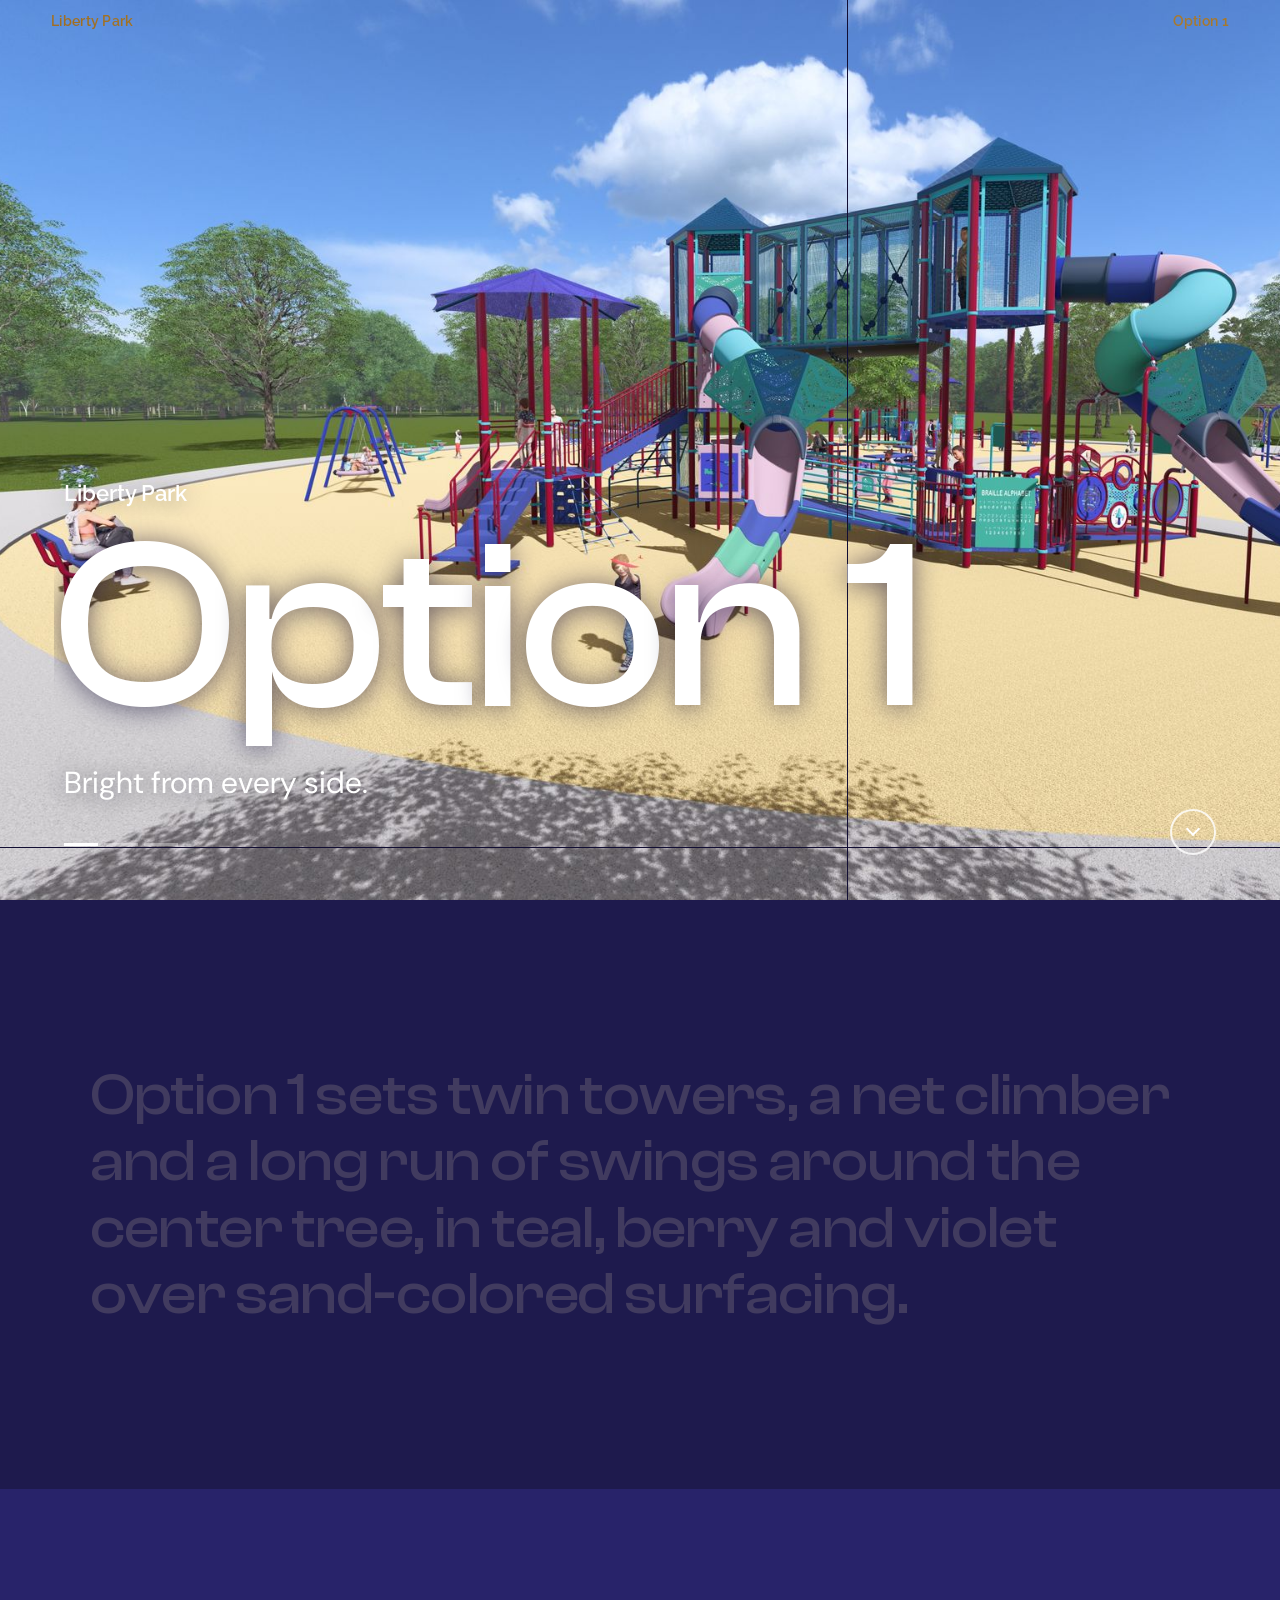
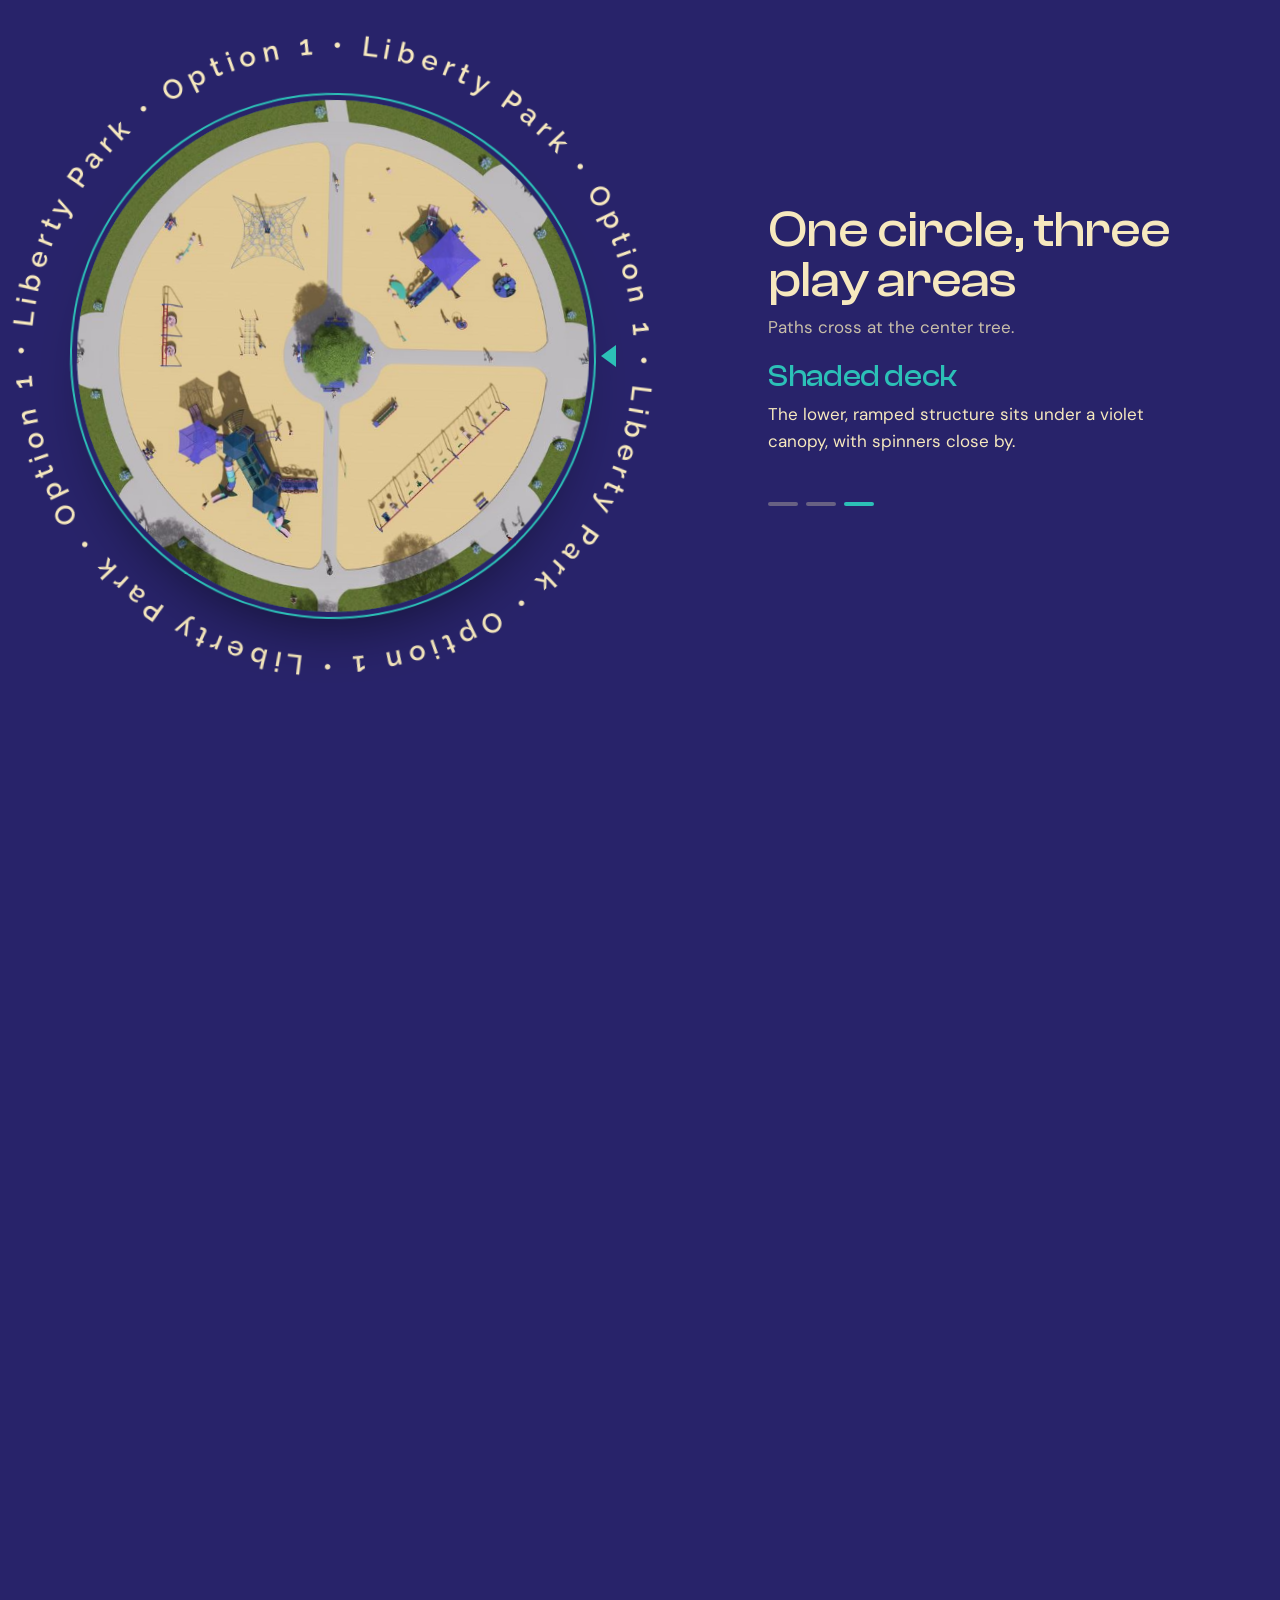
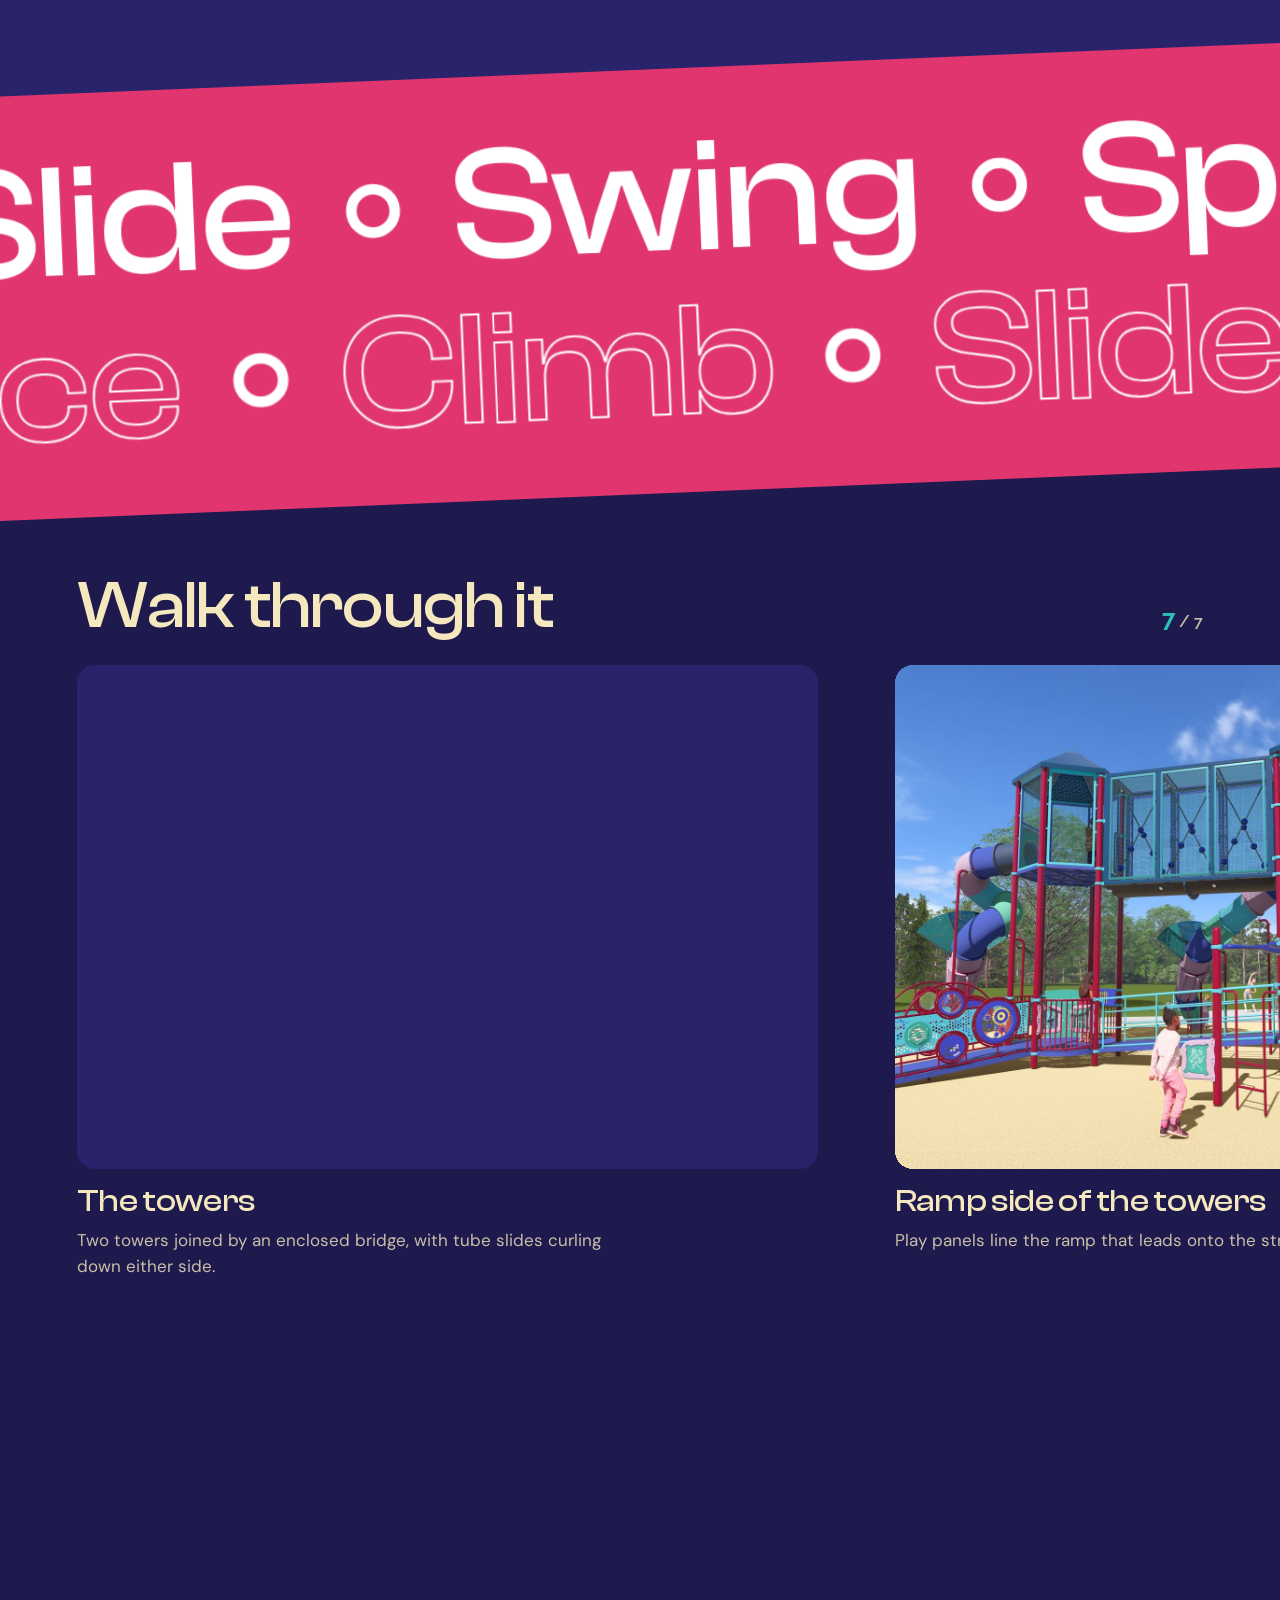
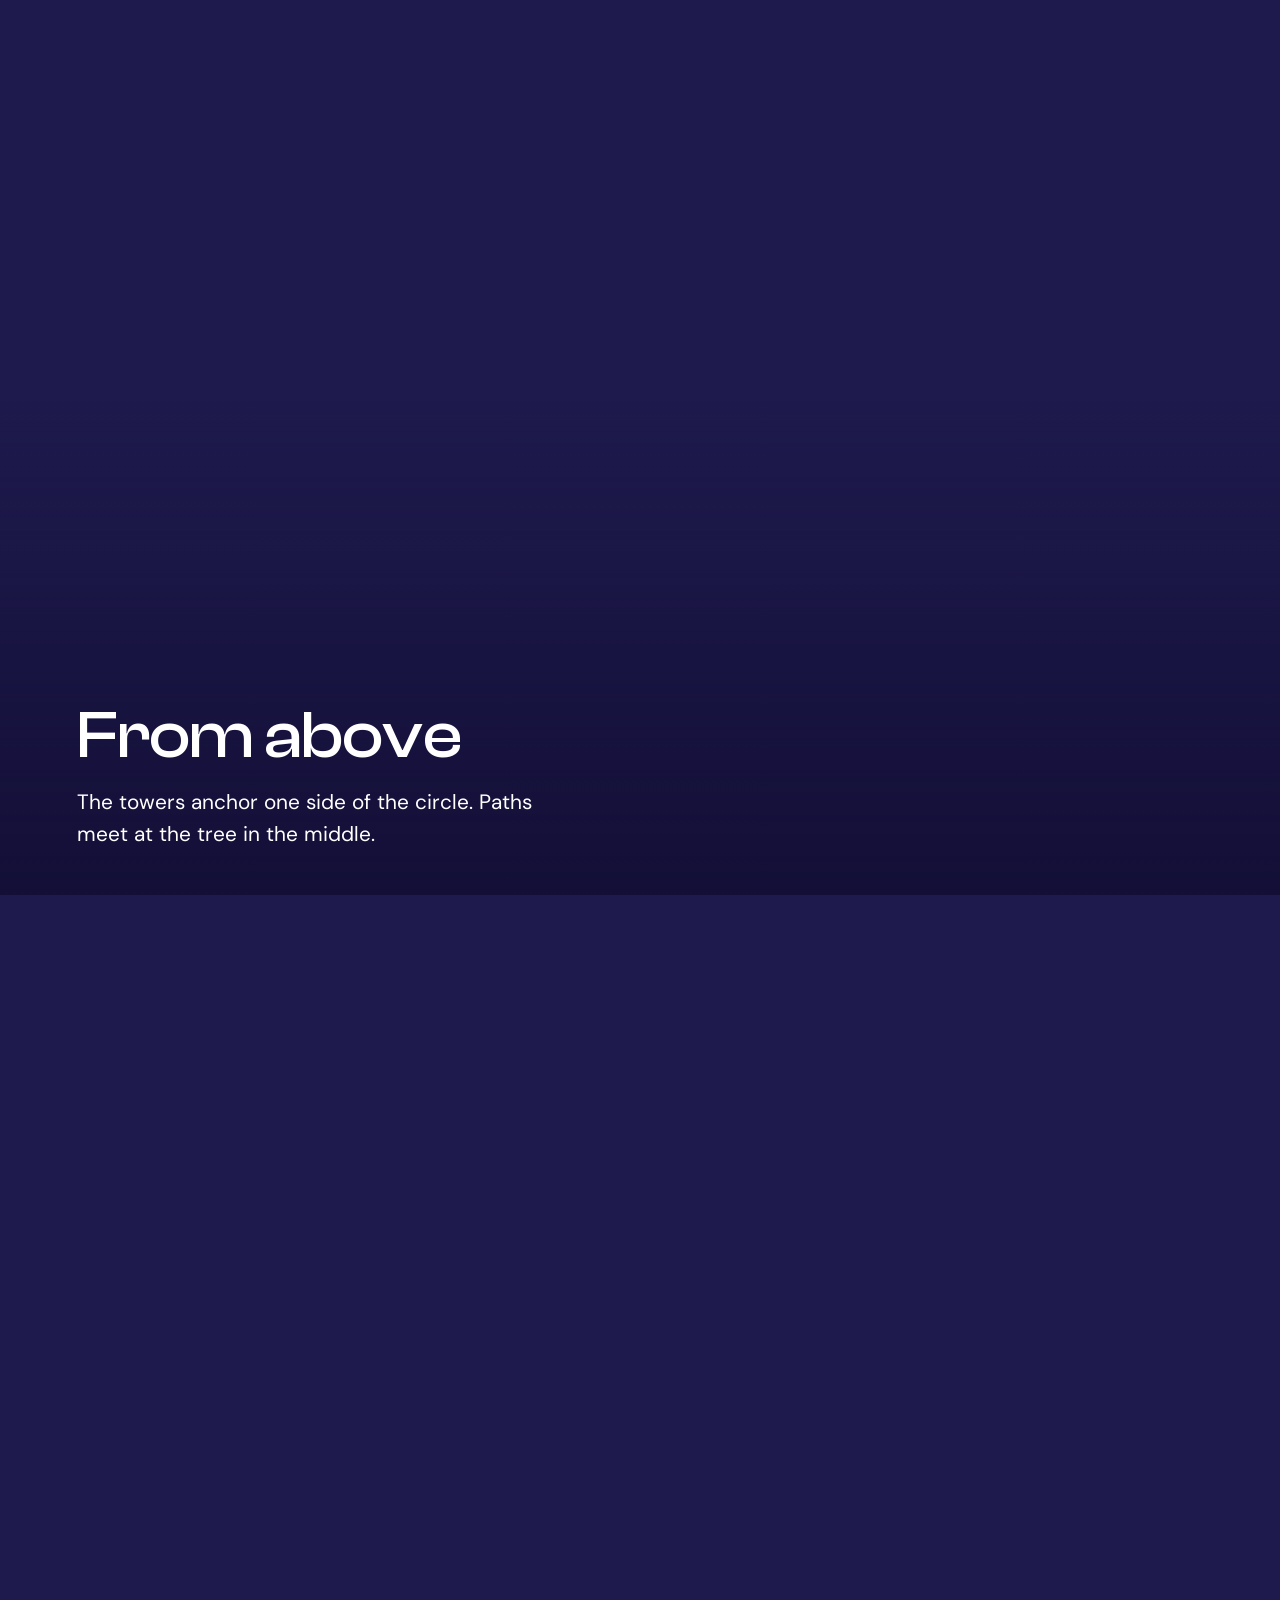
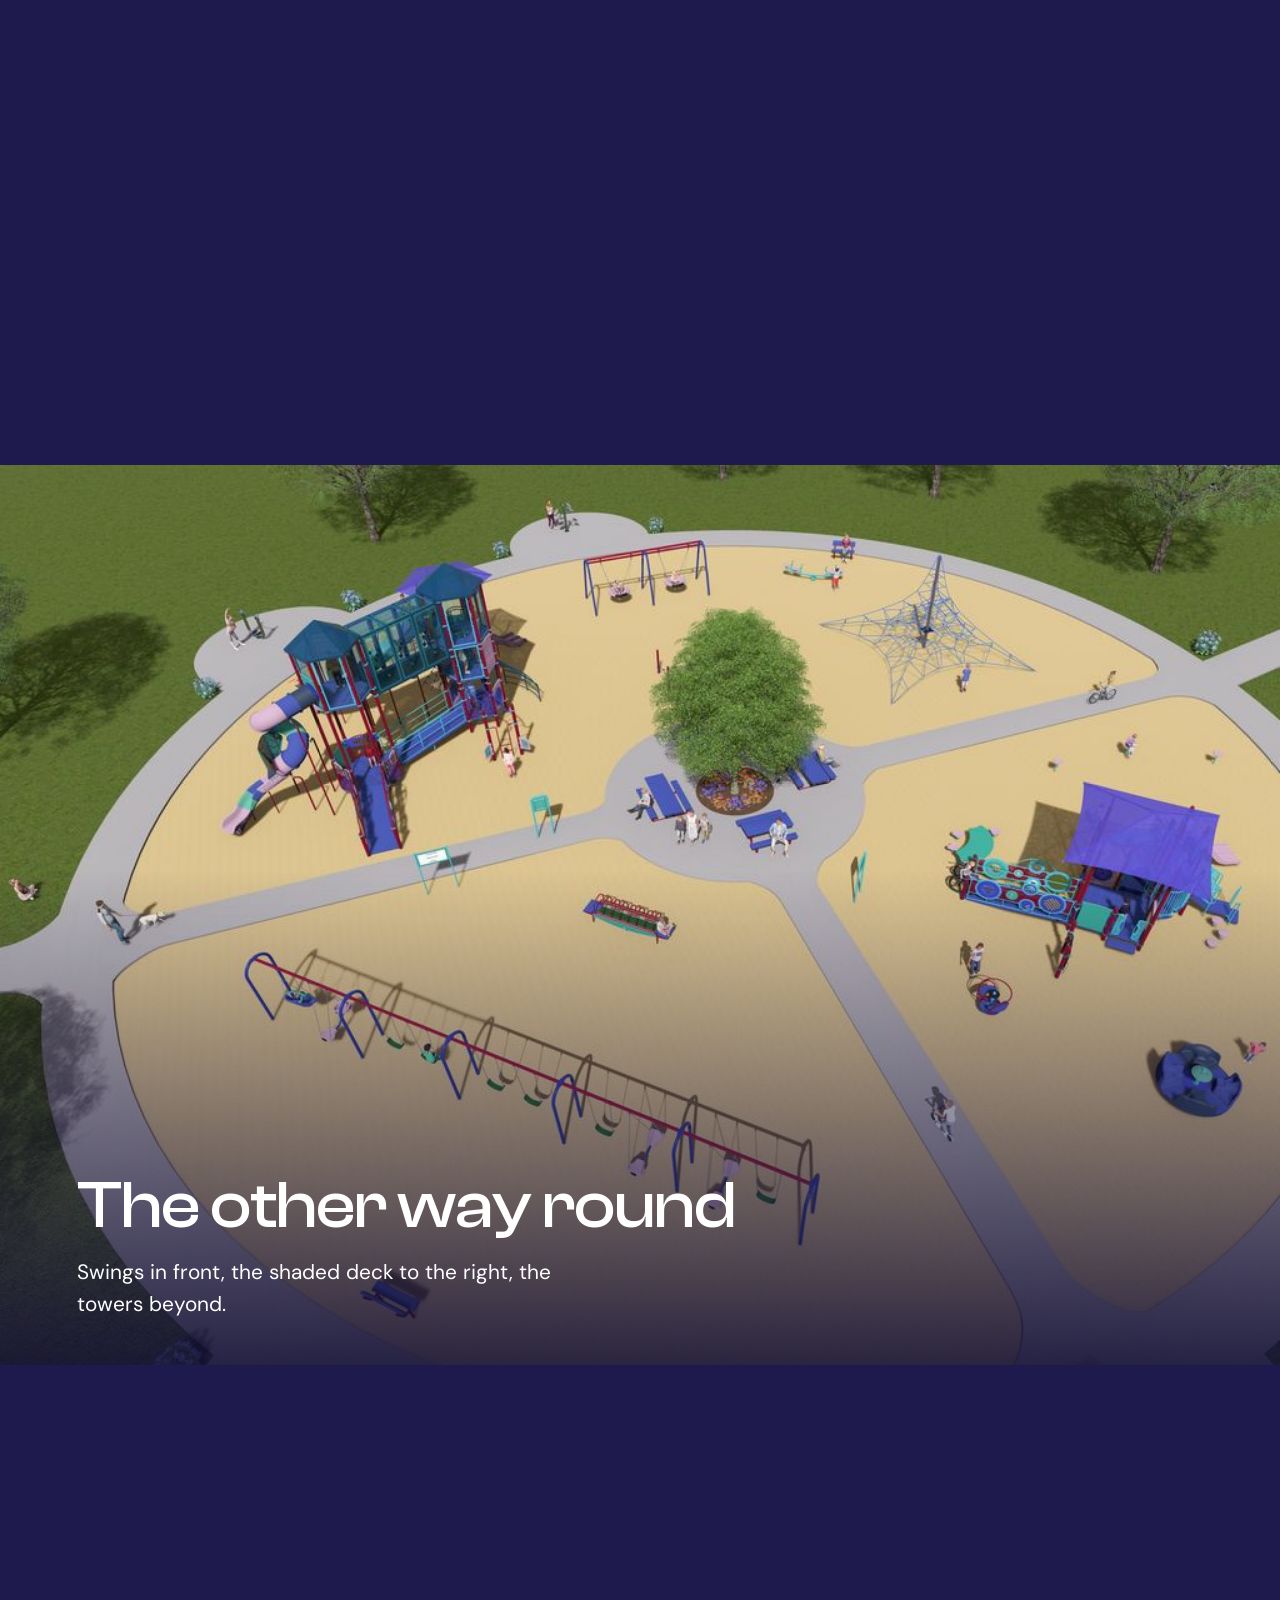
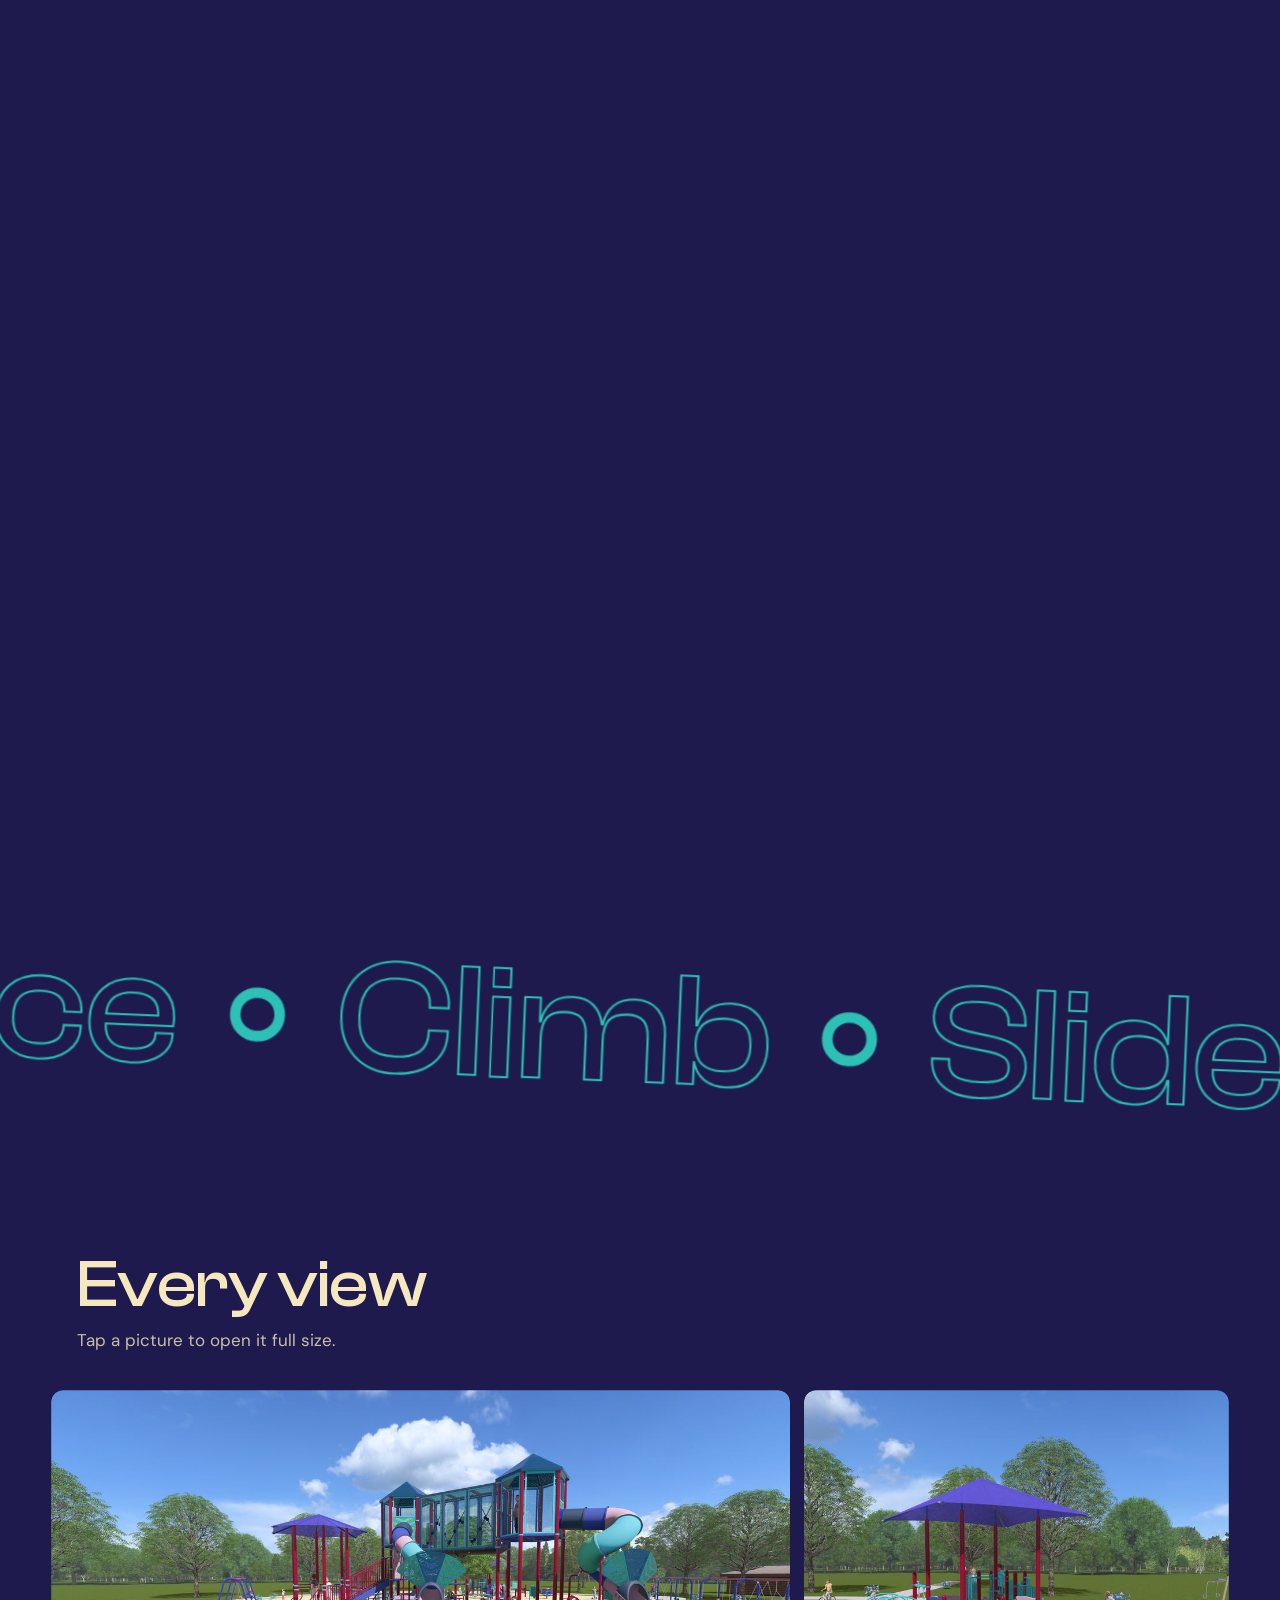
<file: option-1/index.html>
<!doctype html>
<html lang="en">
<head>
<meta charset="utf-8">
<meta name="viewport" content="width=device-width, initial-scale=1, viewport-fit=cover">
<title>Liberty Park, Option 1</title>
<meta name="description" content="Option 1 sets twin towers, a net climber and a long run of swings around the center tree, in teal, berry and violet over sand-colored surfacing.">
<meta name="theme-color" content="#1E1A4D">
<meta property="og:type" content="website">
<meta property="og:title" content="Liberty Park, Option 1">
<meta property="og:description" content="Bright from every side.">
<meta property="og:image" content="https://jdietz18.github.io/Liberty-Park/img/option-1/01-1280.jpg">
<meta property="og:url" content="https://jdietz18.github.io/Liberty-Park/option-1/">
<link rel="icon" href="data:image/svg+xml,%3Csvg%20xmlns%3D%27http%3A%2F%2Fwww.w3.org%2F2000%2Fsvg%27%20viewBox%3D%270%200%2064%2064%27%3E%3Ccircle%20cx%3D%2732%27%20cy%3D%2732%27%20r%3D%2732%27%20fill%3D%27%23E0356F%27%2F%3E%3Ctext%20x%3D%2732%27%20y%3D%2745%27%20font-family%3D%27Arial%2Csans-serif%27%20font-size%3D%2738%27%20font-weight%3D%27700%27%20text-anchor%3D%27middle%27%20fill%3D%27%23FFFFFF%27%3E1%3C%2Ftext%3E%3C%2Fsvg%3E">
<link rel="preconnect" href="https://fonts.googleapis.com">
<link rel="preconnect" href="https://fonts.gstatic.com" crossorigin>
<link href="https://fonts.googleapis.com/css2?family=DM+Sans:opsz,wght@9..40,400;9..40,500;9..40,700&family=Raleway:wght@500;600;700&display=swap" rel="stylesheet">
<link rel="preload" as="image" href="../img/option-1/01-1920.jpg" imagesrcset="../img/option-1/01-1280.jpg 1280w, ../img/option-1/01-1920.jpg 1920w, ../img/option-1/01-2560.jpg 2560w" imagesizes="(max-width: 700px) 640px, 120vw">
<script>document.documentElement.className = 'js' + (matchMedia('(prefers-reduced-motion: reduce)').matches ? '' : ' motion');</script>
<style>
@font-face{font-family:"Clash Display";font-weight:500;font-style:normal;font-display:swap;src:url([data-uri]) format("woff2")}
:root{--bg:#1E1A4D;--panel:#28236A;--ink:#F6E8BE;--muted:#C9BFA9;--a1:#E0356F;--a2:#2CC0B7;--a3:#B9A2F2;--on-a1:#FFFFFF;--scrim:18, 14, 52}
/* Liberty Park option pages. Inlined into each page by build.py.
   Colors come from :root variables that build.py writes per option.
   Motion rules live under .motion (set in <head> unless the visitor asks for
   reduced motion); without it every section falls back to a plain layout. */

*,*::before,*::after{box-sizing:border-box}
*{margin:0}
html{-webkit-text-size-adjust:100%}
body{background:var(--bg);color:var(--ink);font:400 17px/1.55 "DM Sans",system-ui,-apple-system,"Segoe UI",sans-serif;overflow-x:clip;-webkit-font-smoothing:antialiased}
img{display:block;max-width:100%}
button{font:inherit;color:inherit;background:none;border:0;padding:0;cursor:pointer}
h1,h2,h3,.foot__big,.band__row{font-family:"Clash Display","DM Sans",system-ui,sans-serif;font-weight:500;line-height:.98;letter-spacing:-.012em}
h2{font-size:clamp(2rem,7.4vw,4.2rem)}
:focus-visible{outline:3px solid var(--a2);outline-offset:3px}

/* ---------- top bar ---------- */
.bar{position:fixed;inset:0 0 auto 0;z-index:40;display:flex;justify-content:space-between;padding:calc(14px + env(safe-area-inset-top)) max(18px,4vw) 12px;font:600 14px/1 "Raleway",sans-serif;letter-spacing:.02em;color:#fff;mix-blend-mode:difference;pointer-events:none}
.bar__progress{position:absolute;left:0;right:0;bottom:0;height:3px;background:#fff;transform:scaleX(0);transform-origin:0 50%}

/* ---------- opening iris ---------- */
.iris{display:none}
.motion .iris{display:grid;place-items:center;position:absolute;inset:0 0 auto 0;height:100svh;min-height:560px;background:var(--a1);z-index:1}
.iris__ring{width:22vmin;height:22vmin;border-radius:50%;border:3px solid var(--on-a1);border-right-color:transparent;animation:spin 1s linear infinite}
.motion.opened .iris{display:none}
@keyframes spin{to{transform:rotate(360deg)}}

/* ---------- hero ---------- */
.hero{position:relative;z-index:2;height:100svh;min-height:560px;overflow:hidden;background:rgb(var(--scrim));--w:max(118vw,calc(100svh * 1.3))}
.motion .hero{clip-path:circle(0 at 50% 56%)}
.motion.ready .hero{clip-path:circle(150% at 50% 56%);transition:clip-path 1.6s cubic-bezier(.76,0,.18,1)}
.motion.opened .hero{clip-path:none;transition:none}
/* The incoming slide fades in over the outgoing one, which stays solid
   underneath (.was) so the dark background never shows through mid-change. */
.hero__slide{position:absolute;inset:0;opacity:0}
.hero__slide.was{opacity:1;z-index:1}
.hero__slide.on{opacity:1;z-index:2;transition:opacity 1.8s ease}
.hero__slide img{position:absolute;top:0;left:0;height:100%;width:100%;max-width:none;object-fit:cover}
.motion .hero__slide img{width:var(--w);animation:pan 18s ease-in-out infinite alternate;will-change:transform}
.motion .hero__slide:nth-child(even) img{animation-direction:alternate-reverse}
@keyframes pan{
  from{transform:translate3d(0,0,0) scale(1.03)}
  to{transform:translate3d(calc(100vw - var(--w)),0,0) scale(1.1)}
}
.hero::after{content:"";position:absolute;inset:0;pointer-events:none;background:linear-gradient(180deg,rgba(var(--scrim),.5) 0,rgba(var(--scrim),0) 26%,rgba(var(--scrim),0) 42%,rgba(var(--scrim),.86) 100%)}
.hero__text{position:absolute;z-index:2;left:max(18px,5vw);right:max(18px,5vw);bottom:calc(11vh + env(safe-area-inset-bottom));color:#fff;text-shadow:0 2px 26px rgba(var(--scrim),.6);will-change:transform,opacity}
.hero__park{font:600 clamp(1rem,2.6vw,1.35rem)/1 "Raleway",sans-serif;margin-bottom:.5em}
.hero__title{font-size:clamp(4rem,19.5vw,15rem);line-height:.86;overflow:hidden;padding:.04em 0 .14em;margin-left:-.04em}
.hero__title .ch{display:inline-block;white-space:pre}
.motion .hero__title .ch{transform:translateY(118%) rotate(8deg);transform-origin:0 100%}
.motion.ready .hero__title .ch{transform:none;transition:transform 1s cubic-bezier(.16,.84,.24,1) calc(.75s + var(--i) * 55ms)}
.hero__line{font-size:clamp(1.15rem,3.4vw,1.9rem);line-height:1.2;max-width:22ch}
.motion .hero__park,.motion .hero__line{opacity:0;transform:translateY(14px)}
.motion.ready .hero__park,.motion.ready .hero__line{opacity:1;transform:none;transition:opacity .8s ease 1.3s,transform .8s ease 1.3s}
.hero__ticks{position:absolute;z-index:2;left:max(18px,5vw);bottom:calc(6vh + env(safe-area-inset-bottom));display:flex;gap:6px}
.hero__ticks i{display:block;width:34px;height:3px;background:rgba(255,255,255,.34);overflow:hidden}
.hero__ticks i::after{content:"";display:block;height:100%;background:#fff;transform:scaleX(0);transform-origin:0 50%}
.hero__ticks i.on::after{animation:tick var(--slide-ms,6500ms) linear forwards}
@keyframes tick{to{transform:scaleX(1)}}
.hero__cue{position:absolute;z-index:2;right:max(18px,5vw);bottom:calc(5vh + env(safe-area-inset-bottom));width:46px;height:46px;border-radius:50%;border:2px solid rgba(255,255,255,.8);display:grid;place-items:center}
.hero__cue span{width:10px;height:10px;border-right:2px solid #fff;border-bottom:2px solid #fff;transform:translateY(-3px) rotate(45deg)}
.motion .hero__cue span{animation:cue 1.6s ease-in-out infinite}
@keyframes cue{0%,100%{transform:translateY(-6px) rotate(45deg)}50%{transform:translateY(2px) rotate(45deg)}}

/* ---------- lede ---------- */
.lede{padding:clamp(5rem,18vh,11rem) max(22px,7vw)}
.lede__text{font-family:"Clash Display","DM Sans",sans-serif;font-weight:500;font-size:clamp(1.75rem,5.4vw,3.7rem);line-height:1.12;letter-spacing:-.01em;max-width:20em}
.motion .lede__text .w{opacity:.16}

/* ---------- plan wheel ---------- */
.wheel{position:relative;background:var(--panel)}
.motion .wheel{height:380vh}
.wheel__pin{display:grid;gap:3.5vh;padding:78px max(22px,6vw) 5vh;align-content:center;justify-items:center;overflow:hidden}
.motion .wheel__pin{position:sticky;top:0;height:100svh;min-height:560px}
.wheel__stage{position:relative;width:min(66vw,38svh);aspect-ratio:1;margin:min(9vw,5svh) 0}
.wheel__disc{position:absolute;inset:0;border-radius:50%;overflow:hidden;will-change:transform;box-shadow:0 0 0 5px var(--panel),0 0 0 7px var(--a2),0 34px 60px -24px rgba(0,0,0,.55)}
.wheel__disc img{position:absolute;height:100%;width:auto;max-width:none}
.wheel__ring{position:absolute;inset:-14%;width:128%;height:128%;overflow:visible;will-change:transform}
.wheel__ring text{font:600 8.4px "Raleway",sans-serif;fill:var(--ink);letter-spacing:.06em}
.wheel__pointer{position:absolute;left:50%;top:100%;margin:10px 0 0 -11px;border:11px solid transparent;border-top:0;border-bottom:15px solid var(--a2)}
.wheel__copy{width:100%;max-width:30rem;text-align:center}
.wheel__copy h2{font-size:clamp(1.7rem,6.2vw,3.2rem)}
.wheel__sub{color:var(--muted);margin-top:.5em}
.wheel__zones{list-style:none;padding:0;margin-top:1.3em;display:grid;gap:1.2em}
.wheel__zones h3{font-size:clamp(1.3rem,4.6vw,1.9rem);color:var(--a2);margin-bottom:.3em}
.wheel__zones p{max-width:34ch;margin-inline:auto}
.motion .wheel__zones{gap:0}
.motion .wheel__zones li{grid-area:1/1;opacity:0;transform:translateY(18px);transition:opacity .45s ease,transform .45s ease}
.motion .wheel__zones li.on{opacity:1;transform:none}
.wheel__ticks{display:none}
.motion .wheel__ticks{display:flex;justify-content:center;gap:8px;margin-top:1.3em}
.wheel__ticks i{width:30px;height:4px;border-radius:2px;background:var(--muted);opacity:.4;transition:opacity .3s,background .3s}
.wheel__ticks i.on{background:var(--a2);opacity:1}

@media (min-width:900px) and (min-aspect-ratio:1/1){
  .wheel__pin{grid-template-columns:auto minmax(0,30rem);gap:8vw;justify-content:center;align-items:center}
  .wheel__stage{width:min(40vw,62svh);margin:0 6vw 0 0}
  .wheel__pointer{left:100%;top:50%;margin:-11px 0 0 12px;border:11px solid transparent;border-left:0;border-right:15px solid var(--a2)}
  .wheel__copy{text-align:left}
  .wheel__zones p{margin-inline:0}
  .motion .wheel__ticks{justify-content:flex-start}
}

/* ---------- word band ---------- */
.band{position:relative;z-index:3;overflow:hidden;padding:5vh 0;background:var(--a1);color:var(--on-a1);transform:rotate(-2.4deg) scale(1.06);margin:-3vh 0}
.band--back{transform:rotate(2.4deg) scale(1.06);background:var(--bg);color:var(--ink)}
.band__row{display:flex;align-items:center;gap:.32em;width:max-content;white-space:nowrap;font-size:clamp(3.2rem,13vw,9.5rem);line-height:1.02;will-change:transform}
.band__row--line span{color:transparent;-webkit-text-stroke:2px var(--on-a1)}
.band--back .band__row--line span{-webkit-text-stroke-color:var(--a2)}
.band--back .band__row i{color:var(--a2)}
.band__row i{flex:0 0 auto;width:.34em;height:.34em;display:block}
.opt-1 .band__row i{border-radius:50%;border:.07em solid currentColor}
.opt-2 .band__row i{border-radius:1em 1em 0 0;border:.07em solid currentColor;border-bottom:0;height:.2em}
.opt-3 .band__row i{background:currentColor;clip-path:polygon(50% 0,100% 100%,0 100%);height:.42em}
html:not(.motion) .band{transform:none;margin:0}
html:not(.motion) .band__row{font-size:clamp(2rem,8vw,5rem)}

/* ---------- walk ---------- */
.walk{position:relative}
.walk__pin{display:flex;flex-direction:column;gap:3vh;padding:clamp(4rem,12vh,7rem) 0 6vh}
.walk__head{display:flex;justify-content:space-between;align-items:baseline;gap:1rem;padding:0 max(22px,6vw)}
.walk__count{font:600 1rem/1 "Raleway",sans-serif;color:var(--muted);white-space:nowrap;display:none}
.walk__count b{color:var(--a2);font-size:1.5em}
.walk__track{display:flex;gap:6vw;padding:0 max(22px,6vw) 12px;overflow-x:auto;scroll-snap-type:x mandatory;-webkit-overflow-scrolling:touch}
.scene{flex:0 0 auto;width:min(82vw,60rem);scroll-snap-align:center}
.scene__frame{display:block;width:100%;aspect-ratio:16/9;overflow:hidden;border-radius:18px;background:var(--panel)}
.scene__frame img{width:100%;height:100%;object-fit:cover}
.scene figcaption{padding-top:1em;max-width:34rem}
.scene h3{font-size:clamp(1.35rem,4.6vw,2rem);margin-bottom:.3em}
.scene p{color:var(--muted)}

.motion .walk{height:calc(100vh + var(--n) * 80vh)}
.motion .walk__pin{position:sticky;top:0;height:100svh;min-height:560px;justify-content:center;overflow:hidden;padding:78px 0 4vh}
.motion .walk__count{display:block}
.motion .walk__track{overflow:visible;scroll-snap-type:none;width:max-content;padding-bottom:0;will-change:transform}
.motion .scene{width:min(80vw,calc(58svh * 1.42))}
.motion .scene__frame{aspect-ratio:auto;height:46svh}
.motion .scene__frame img{width:auto;height:100%;min-width:100%;max-width:none;aspect-ratio:16/9;will-change:transform}
@media (min-width:900px) and (min-aspect-ratio:1/1){
  .motion .scene__frame{height:56svh}
}

/* ---------- aerials ---------- */
.above{position:relative;--e:1;--c:1;--p:.5}
.above__frame{position:relative;aspect-ratio:16/9;overflow:hidden}
.above__frame img{width:100%;height:100%;object-fit:cover}
.above__cap{padding:1.4em max(22px,6vw) 3.5em}
.above__cap h2{margin-bottom:.25em}
.above__cap p{max-width:36ch;font-size:clamp(1.05rem,2.6vw,1.3rem)}

.motion .above{height:230vh}
.motion .above__pin{position:sticky;top:0;height:100svh;min-height:560px;overflow:hidden}
.motion .above__frame{aspect-ratio:auto;height:100%;clip-path:inset(calc((1 - var(--e)) * 20%) calc((1 - var(--e)) * 9%) round calc((1 - var(--e)) * 44px))}
.motion .above__frame img{object-position:calc(22% + 56% * var(--p)) 50%;transform:scale(calc(1.34 - .34 * var(--e)));will-change:transform}
.motion .above__frame::after{content:"";position:absolute;inset:0;background:linear-gradient(180deg,rgba(var(--scrim),0) 45%,rgba(var(--scrim),.88) 100%);opacity:var(--c)}
.motion .above__cap{position:absolute;left:0;right:0;bottom:calc(5vh + env(safe-area-inset-bottom));padding-bottom:0;color:#fff;opacity:var(--c);transform:translateY(calc((1 - var(--c)) * 30px))}

/* ---------- every view ---------- */
.views{position:relative;z-index:4;padding:clamp(4.5rem,14vh,9rem) max(14px,4vw) clamp(4rem,10vh,7rem);background:var(--bg)}
.views__head{padding:0 max(8px,2vw);margin-bottom:2.2em}
.views__head p{color:var(--muted);margin-top:.5em}
.views__grid{display:flex;flex-wrap:wrap;gap:10px}
.view{position:relative;flex:1 1 calc(50% - 10px);aspect-ratio:16/9;overflow:hidden;border-radius:12px;background:var(--panel)}
.view:nth-child(3n+1){flex-basis:100%}
.view img{width:100%;height:100%;object-fit:cover;transition:transform .6s cubic-bezier(.2,.7,.2,1)}
.view span{position:absolute;left:0;right:0;bottom:0;padding:2.2em .9em .7em;text-align:left;font:600 .86rem/1.2 "Raleway",sans-serif;color:#fff;background:linear-gradient(180deg,rgba(var(--scrim),0),rgba(var(--scrim),.8))}
.view:hover img,.view:focus-visible img{transform:scale(1.06)}
.motion .view{clip-path:inset(0 0 100% 0 round 12px)}
.motion .view img{transform:scale(1.25)}
.motion .view.in{clip-path:inset(0 round 12px);transition:clip-path .9s cubic-bezier(.2,.8,.2,1) calc(var(--d,0) * 90ms)}
.motion .view.in img{transform:none;transition:transform 1.3s cubic-bezier(.2,.8,.2,1) calc(var(--d,0) * 90ms)}
.motion .view.in:hover img{transform:scale(1.06);transition-delay:0s}
@media (min-width:900px){
  .views__grid{gap:14px}
  .view{flex:1 1 calc(33.333% - 14px)}
  .view:nth-child(3n+1){flex-basis:calc(33.333% - 14px)}
  .view:nth-child(5n+1){flex-basis:calc(60% - 14px)}
}

.motion [data-rise]{clip-path:inset(0 0 100% 0);transform:translateY(.35em)}
.motion [data-rise].in{clip-path:inset(-10% 0 -20% 0);transform:none;transition:clip-path .9s cubic-bezier(.2,.8,.2,1),transform .9s cubic-bezier(.2,.8,.2,1)}

/* ---------- footer ---------- */
.foot{position:relative;z-index:4;padding:clamp(3.5rem,10vh,6rem) max(22px,6vw) calc(3rem + env(safe-area-inset-bottom));background:var(--a1);color:var(--on-a1);overflow:hidden}
.foot__big{font-size:clamp(4rem,19.5vw,15rem);line-height:.86;margin:0 0 .18em -.04em}
.foot__line{font:600 1.05rem/1.4 "Raleway",sans-serif}
.foot__note{max-width:44ch;margin-top:.6em;opacity:.86;font-size:.95rem}
.foot__others{display:flex;flex-wrap:wrap;align-items:center;gap:.7em;margin-top:2em;font:600 1rem "Raleway",sans-serif}
.foot__others span{flex:1 0 100%}
.foot .foot__others a{padding:.75em 1.3em;border-radius:999px;background:var(--on-a1);color:var(--a1);text-decoration:none}
.foot a{color:inherit}
.foot__top{display:inline-block;margin-top:2em;font:600 1rem "Raleway",sans-serif;padding:.75em 1.3em;border:2px solid currentColor;border-radius:999px;text-decoration:none}

/* ---------- full-size viewer ---------- */
.lb{position:fixed;inset:0;z-index:60;background:rgba(var(--scrim),.97);color:#fff;display:grid;grid-template-rows:1fr auto}
.lb[hidden]{display:none}
.lb__scroll{min-height:0;display:flex;align-items:center;justify-content:center;overflow:hidden;padding:calc(58px + env(safe-area-inset-top)) 0 0}
.lb__scroll img{max-width:100%;max-height:100%;width:auto;height:auto;object-fit:contain}
.lb.fill .lb__scroll{overflow-x:auto;justify-content:flex-start;-webkit-overflow-scrolling:touch}
.lb.fill .lb__scroll img{height:100%;max-height:none;max-width:none;width:auto;aspect-ratio:16/9;flex:0 0 auto}
.lb__cap{padding:.9em 20px calc(5.2em + env(safe-area-inset-bottom));font-size:.95rem;line-height:1.35;text-align:center}
.lb__cap b{display:block;font:600 1rem "Raleway",sans-serif;margin-bottom:.15em}
.lb__btn{position:absolute;width:48px;height:48px;border-radius:50%;background:rgba(255,255,255,.14);display:grid;place-items:center;-webkit-backdrop-filter:blur(8px);backdrop-filter:blur(8px)}
.lb__btn svg{width:22px;height:22px;fill:none;stroke:#fff;stroke-width:2.4;stroke-linecap:round;stroke-linejoin:round}
.lb__x{top:calc(8px + env(safe-area-inset-top));right:12px}
.lb__prev{left:14px;bottom:calc(16px + env(safe-area-inset-bottom))}
.lb__next{right:14px;bottom:calc(16px + env(safe-area-inset-bottom))}
.lb__fit{position:absolute;left:50%;bottom:calc(22px + env(safe-area-inset-bottom));transform:translateX(-50%);font:600 .9rem "Raleway",sans-serif;padding:.6em 1.1em;border-radius:999px;background:rgba(255,255,255,.14);white-space:nowrap}
.motion .lb:not([hidden]) .lb__scroll img{animation:lb-in .45s cubic-bezier(.2,.8,.2,1)}
@keyframes lb-in{from{opacity:0;transform:scale(.94)}to{opacity:1;transform:none}}
.lb-open{overflow:hidden}

</style>
</head>
<body class="opt-1" id="top">

<div class="iris" aria-hidden="true"><span class="iris__ring"></span></div>

<header class="bar">
  <span>Liberty Park</span>
  <span>Option 1</span>
  <i class="bar__progress"></i>
</header>

<main>

<section class="hero">
  <div class="hero__slides">
    <div class="hero__slide on"><img src="../img/option-1/01-1920.jpg" srcset="../img/option-1/01-1280.jpg 1280w, ../img/option-1/01-1920.jpg 1920w, ../img/option-1/01-2560.jpg 2560w" sizes="(max-width: 700px) 640px, 120vw" width="2560" height="1440" alt="The towers. Two towers joined by an enclosed bridge, with tube slides curling down either side." decoding="async"></div>
    <div class="hero__slide"><img src="../img/option-1/09-1920.jpg" srcset="../img/option-1/09-1280.jpg 1280w, ../img/option-1/09-1920.jpg 1920w, ../img/option-1/09-2560.jpg 2560w" sizes="(max-width: 700px) 640px, 120vw" width="2560" height="1440" alt="Aerial, towers in front. The towers anchor one side of the circle." loading="lazy" decoding="async"></div>
    <div class="hero__slide"><img src="../img/option-1/04-1920.jpg" srcset="../img/option-1/04-1280.jpg 1280w, ../img/option-1/04-1920.jpg 1920w, ../img/option-1/04-2560.jpg 2560w" sizes="(max-width: 700px) 640px, 120vw" width="2560" height="1440" alt="Ramp side of the towers. Play panels line the ramp that leads onto the structure." loading="lazy" decoding="async"></div>
  </div>
  <div class="hero__text">
    <p class="hero__park">Liberty Park</p>
    <h1 class="hero__title" data-chars>Option 1</h1>
    <p class="hero__line">Bright from every side.</p>
  </div>
  <div class="hero__ticks" aria-hidden="true"><i></i><i></i><i></i></div>
  <a class="hero__cue" href="#lede" aria-label="Scroll down to the design"><span></span></a>
</section>

<section class="lede" id="lede">
  <p class="lede__text" data-words>Option 1 sets twin towers, a net climber and a long run of swings around the center tree, in teal, berry and violet over sand-colored surfacing.</p>
</section>

<section class="wheel" id="plan">
  <div class="wheel__pin">
    <div class="wheel__stage">
      <svg class="wheel__ring" viewBox="0 0 200 200" aria-hidden="true">
        <defs><path id="ring-path" d="M100,100 m-92,0 a92,92 0 1,1 184,0 a92,92 0 1,1 -184,0"/></defs>
        <text><textPath href="#ring-path" textLength="572" lengthAdjust="spacing">Liberty Park  •  Option 1  •  Liberty Park  •  Option 1  •  Liberty Park  •  Option 1  •  Liberty Park  •  Option 1  •</textPath></text>
      </svg>
      <div class="wheel__disc">
        <img src="../img/option-1/03-1280.jpg" srcset="../img/option-1/03-1280.jpg 1280w, ../img/option-1/03-1920.jpg 1920w, ../img/option-1/03-2560.jpg 2560w" sizes="(max-width: 700px) 430px, 75vw" width="2560" height="1440" alt="Plan view of option 1: a circular play area divided by paths, with a tree at the center." style="left:-39.42%;top:0.00%">
      </div>
      <i class="wheel__pointer" aria-hidden="true"></i>
    </div>
    <div class="wheel__copy">
      <h2>One circle, three play areas</h2>
      <p class="wheel__sub">Paths cross at the center tree.</p>
      <ol class="wheel__zones">
        <li class="on"><h3>Towers and net</h3><p>The widest area holds the twin-tower structure and the rope net climber, with open ground between them.</p></li>
        <li><h3>Swings</h3><p>A long run of swing bays fills its own area, with a group ride set in front.</p></li>
        <li><h3>Shaded deck</h3><p>The lower, ramped structure sits under a violet canopy, with spinners close by.</p></li>
      </ol>
      <div class="wheel__ticks" aria-hidden="true"><i class="on"></i><i></i><i></i></div>
    </div>
  </div>
</section>

<div class="band" aria-hidden="true">
  <div class="band__row band__row--fill" data-dir="-1"><span>Climb</span><i></i><span>Slide</span><i></i><span>Swing</span><i></i><span>Spin</span><i></i><span>Balance</span><i></i><span>Climb</span><i></i><span>Slide</span><i></i><span>Swing</span><i></i><span>Spin</span><i></i><span>Balance</span><i></i><span>Climb</span><i></i><span>Slide</span><i></i><span>Swing</span><i></i><span>Spin</span><i></i><span>Balance</span><i></i><span>Climb</span><i></i><span>Slide</span><i></i><span>Swing</span><i></i><span>Spin</span><i></i><span>Balance</span><i></i><span>Climb</span><i></i><span>Slide</span><i></i><span>Swing</span><i></i><span>Spin</span><i></i><span>Balance</span><i></i><span>Climb</span><i></i><span>Slide</span><i></i><span>Swing</span><i></i><span>Spin</span><i></i><span>Balance</span><i></i></div>
  <div class="band__row band__row--line" data-dir="1"><span>Climb</span><i></i><span>Slide</span><i></i><span>Swing</span><i></i><span>Spin</span><i></i><span>Balance</span><i></i><span>Climb</span><i></i><span>Slide</span><i></i><span>Swing</span><i></i><span>Spin</span><i></i><span>Balance</span><i></i><span>Climb</span><i></i><span>Slide</span><i></i><span>Swing</span><i></i><span>Spin</span><i></i><span>Balance</span><i></i><span>Climb</span><i></i><span>Slide</span><i></i><span>Swing</span><i></i><span>Spin</span><i></i><span>Balance</span><i></i><span>Climb</span><i></i><span>Slide</span><i></i><span>Swing</span><i></i><span>Spin</span><i></i><span>Balance</span><i></i><span>Climb</span><i></i><span>Slide</span><i></i><span>Swing</span><i></i><span>Spin</span><i></i><span>Balance</span><i></i></div>
</div>

<section class="walk" id="walk" style="--n:7">
  <div class="walk__pin">
    <header class="walk__head">
      <h2>Walk through it</h2>
      <p class="walk__count" aria-hidden="true"><b>1</b> / 7</p>
    </header>
    <div class="walk__track">
      <figure class="scene"><button class="scene__frame" type="button" data-open="0" aria-label="Open full size: The towers"><img src="../img/option-1/01-1280.jpg" srcset="../img/option-1/01-1280.jpg 1280w, ../img/option-1/01-1920.jpg 1920w, ../img/option-1/01-2560.jpg 2560w" sizes="(max-width: 700px) 600px, 72vw" width="2560" height="1440" alt="The towers. Two towers joined by an enclosed bridge, with tube slides curling down either side." decoding="async"></button><figcaption><h3>The towers</h3><p>Two towers joined by an enclosed bridge, with tube slides curling down either side.</p></figcaption></figure>
      <figure class="scene"><button class="scene__frame" type="button" data-open="3" aria-label="Open full size: Ramp side of the towers"><img src="../img/option-1/04-1280.jpg" srcset="../img/option-1/04-1280.jpg 1280w, ../img/option-1/04-1920.jpg 1920w, ../img/option-1/04-2560.jpg 2560w" sizes="(max-width: 700px) 600px, 72vw" width="2560" height="1440" alt="Ramp side of the towers. Play panels line the ramp that leads onto the structure." decoding="async"></button><figcaption><h3>Ramp side of the towers</h3><p>Play panels line the ramp that leads onto the structure.</p></figcaption></figure>
      <figure class="scene"><button class="scene__frame" type="button" data-open="7" aria-label="Open full size: Tower close up"><img src="../img/option-1/08-1280.jpg" srcset="../img/option-1/08-1280.jpg 1280w, ../img/option-1/08-1920.jpg 1920w, ../img/option-1/08-2560.jpg 2560w" sizes="(max-width: 700px) 600px, 72vw" width="2560" height="1440" alt="Tower close up. A climbing wall, a curved ladder and a slide meet at the taller tower." loading="lazy" decoding="async"></button><figcaption><h3>Tower close up</h3><p>A climbing wall, a curved ladder and a slide meet at the taller tower.</p></figcaption></figure>
      <figure class="scene"><button class="scene__frame" type="button" data-open="1" aria-label="Open full size: Shaded deck and spinners"><img src="../img/option-1/02-1280.jpg" srcset="../img/option-1/02-1280.jpg 1280w, ../img/option-1/02-1920.jpg 1920w, ../img/option-1/02-2560.jpg 2560w" sizes="(max-width: 700px) 600px, 72vw" width="2560" height="1440" alt="Shaded deck and spinners. A ramped deck with play panels under a violet canopy. Spinners sit in the open beside it." loading="lazy" decoding="async"></button><figcaption><h3>Shaded deck and spinners</h3><p>A ramped deck with play panels under a violet canopy. Spinners sit in the open beside it.</p></figcaption></figure>
      <figure class="scene"><button class="scene__frame" type="button" data-open="4" aria-label="Open full size: Double slide"><img src="../img/option-1/05-1280.jpg" srcset="../img/option-1/05-1280.jpg 1280w, ../img/option-1/05-1920.jpg 1920w, ../img/option-1/05-2560.jpg 2560w" sizes="(max-width: 700px) 600px, 72vw" width="2560" height="1440" alt="Double slide. The lower structure has a side-by-side slide and its own shade." loading="lazy" decoding="async"></button><figcaption><h3>Double slide</h3><p>The lower structure has a side-by-side slide and its own shade.</p></figcaption></figure>
      <figure class="scene"><button class="scene__frame" type="button" data-open="5" aria-label="Open full size: Net climber"><img src="../img/option-1/06-1280.jpg" srcset="../img/option-1/06-1280.jpg 1280w, ../img/option-1/06-1920.jpg 1920w, ../img/option-1/06-2560.jpg 2560w" sizes="(max-width: 700px) 600px, 72vw" width="2560" height="1440" alt="Net climber. A rope net rises to a single mast, with seating behind it." loading="lazy" decoding="async"></button><figcaption><h3>Net climber</h3><p>A rope net rises to a single mast, with seating behind it.</p></figcaption></figure>
      <figure class="scene"><button class="scene__frame" type="button" data-open="6" aria-label="Open full size: Swings"><img src="../img/option-1/07-1280.jpg" srcset="../img/option-1/07-1280.jpg 1280w, ../img/option-1/07-1920.jpg 1920w, ../img/option-1/07-2560.jpg 2560w" sizes="(max-width: 700px) 600px, 72vw" width="2560" height="1440" alt="Swings. One long run of swing bays, with a group ride set in front." loading="lazy" decoding="async"></button><figcaption><h3>Swings</h3><p>One long run of swing bays, with a group ride set in front.</p></figcaption></figure>
    </div>
  </div>
</section>

<section class="above">
  <div class="above__pin">
    <div class="above__frame"><img src="../img/option-1/09-1280.jpg" srcset="../img/option-1/09-1280.jpg 1280w, ../img/option-1/09-1920.jpg 1920w, ../img/option-1/09-2560.jpg 2560w" sizes="(max-width: 700px) 640px, 100vw" width="2560" height="1440" alt="Aerial, towers in front. The towers anchor one side of the circle." loading="lazy" decoding="async"></div>
    <div class="above__cap"><h2>From above</h2><p>The towers anchor one side of the circle. Paths meet at the tree in the middle.</p></div>
  </div>
</section>

<section class="above">
  <div class="above__pin">
    <div class="above__frame"><img src="../img/option-1/10-1280.jpg" srcset="../img/option-1/10-1280.jpg 1280w, ../img/option-1/10-1920.jpg 1920w, ../img/option-1/10-2560.jpg 2560w" sizes="(max-width: 700px) 640px, 100vw" width="2560" height="1440" alt="Aerial, swings in front. Swings in front, the shaded deck to the right." loading="lazy" decoding="async"></div>
    <div class="above__cap"><h2>The other way round</h2><p>Swings in front, the shaded deck to the right, the towers beyond.</p></div>
  </div>
</section>

<div class="band band--back" aria-hidden="true">
  <div class="band__row band__row--line" data-dir="1"><span>Climb</span><i></i><span>Slide</span><i></i><span>Swing</span><i></i><span>Spin</span><i></i><span>Balance</span><i></i><span>Climb</span><i></i><span>Slide</span><i></i><span>Swing</span><i></i><span>Spin</span><i></i><span>Balance</span><i></i><span>Climb</span><i></i><span>Slide</span><i></i><span>Swing</span><i></i><span>Spin</span><i></i><span>Balance</span><i></i><span>Climb</span><i></i><span>Slide</span><i></i><span>Swing</span><i></i><span>Spin</span><i></i><span>Balance</span><i></i><span>Climb</span><i></i><span>Slide</span><i></i><span>Swing</span><i></i><span>Spin</span><i></i><span>Balance</span><i></i><span>Climb</span><i></i><span>Slide</span><i></i><span>Swing</span><i></i><span>Spin</span><i></i><span>Balance</span><i></i></div>
</div>

<section class="views" id="views">
  <header class="views__head">
    <h2 data-rise>Every view</h2>
    <p>Tap a picture to open it full size.</p>
  </header>
  <div class="views__grid">
    <button class="view" type="button" data-open="0" aria-label="Open full size: The towers"><img src="../img/option-1/01-1280.jpg" srcset="../img/option-1/01-1280.jpg 1280w, ../img/option-1/01-1920.jpg 1920w, ../img/option-1/01-2560.jpg 2560w" sizes="(max-width: 900px) 100vw, 60vw" width="2560" height="1440" alt="The towers. Two towers joined by an enclosed bridge, with tube slides curling down either side." loading="lazy" decoding="async"><span>The towers</span></button>
    <button class="view" type="button" data-open="1" aria-label="Open full size: Shaded deck and spinners"><img src="../img/option-1/02-1280.jpg" srcset="../img/option-1/02-1280.jpg 1280w, ../img/option-1/02-1920.jpg 1920w, ../img/option-1/02-2560.jpg 2560w" sizes="(max-width: 900px) 100vw, 60vw" width="2560" height="1440" alt="Shaded deck and spinners. A ramped deck with play panels under a violet canopy. Spinners sit in the open beside it." loading="lazy" decoding="async"><span>Shaded deck and spinners</span></button>
    <button class="view" type="button" data-open="2" aria-label="Open full size: Plan view"><img src="../img/option-1/03-1280.jpg" srcset="../img/option-1/03-1280.jpg 1280w, ../img/option-1/03-1920.jpg 1920w, ../img/option-1/03-2560.jpg 2560w" sizes="(max-width: 900px) 100vw, 60vw" width="2560" height="1440" alt="Plan view. The whole circle from directly above." loading="lazy" decoding="async"><span>Plan view</span></button>
    <button class="view" type="button" data-open="3" aria-label="Open full size: Ramp side of the towers"><img src="../img/option-1/04-1280.jpg" srcset="../img/option-1/04-1280.jpg 1280w, ../img/option-1/04-1920.jpg 1920w, ../img/option-1/04-2560.jpg 2560w" sizes="(max-width: 900px) 100vw, 60vw" width="2560" height="1440" alt="Ramp side of the towers. Play panels line the ramp that leads onto the structure." loading="lazy" decoding="async"><span>Ramp side of the towers</span></button>
    <button class="view" type="button" data-open="4" aria-label="Open full size: Double slide"><img src="../img/option-1/05-1280.jpg" srcset="../img/option-1/05-1280.jpg 1280w, ../img/option-1/05-1920.jpg 1920w, ../img/option-1/05-2560.jpg 2560w" sizes="(max-width: 900px) 100vw, 60vw" width="2560" height="1440" alt="Double slide. The lower structure has a side-by-side slide and its own shade." loading="lazy" decoding="async"><span>Double slide</span></button>
    <button class="view" type="button" data-open="5" aria-label="Open full size: Net climber"><img src="../img/option-1/06-1280.jpg" srcset="../img/option-1/06-1280.jpg 1280w, ../img/option-1/06-1920.jpg 1920w, ../img/option-1/06-2560.jpg 2560w" sizes="(max-width: 900px) 100vw, 60vw" width="2560" height="1440" alt="Net climber. A rope net rises to a single mast, with seating behind it." loading="lazy" decoding="async"><span>Net climber</span></button>
    <button class="view" type="button" data-open="6" aria-label="Open full size: Swings"><img src="../img/option-1/07-1280.jpg" srcset="../img/option-1/07-1280.jpg 1280w, ../img/option-1/07-1920.jpg 1920w, ../img/option-1/07-2560.jpg 2560w" sizes="(max-width: 900px) 100vw, 60vw" width="2560" height="1440" alt="Swings. One long run of swing bays, with a group ride set in front." loading="lazy" decoding="async"><span>Swings</span></button>
    <button class="view" type="button" data-open="7" aria-label="Open full size: Tower close up"><img src="../img/option-1/08-1280.jpg" srcset="../img/option-1/08-1280.jpg 1280w, ../img/option-1/08-1920.jpg 1920w, ../img/option-1/08-2560.jpg 2560w" sizes="(max-width: 900px) 100vw, 60vw" width="2560" height="1440" alt="Tower close up. A climbing wall, a curved ladder and a slide meet at the taller tower." loading="lazy" decoding="async"><span>Tower close up</span></button>
    <button class="view" type="button" data-open="8" aria-label="Open full size: Aerial, towers in front"><img src="../img/option-1/09-1280.jpg" srcset="../img/option-1/09-1280.jpg 1280w, ../img/option-1/09-1920.jpg 1920w, ../img/option-1/09-2560.jpg 2560w" sizes="(max-width: 900px) 100vw, 60vw" width="2560" height="1440" alt="Aerial, towers in front. The towers anchor one side of the circle." loading="lazy" decoding="async"><span>Aerial, towers in front</span></button>
    <button class="view" type="button" data-open="9" aria-label="Open full size: Aerial, swings in front"><img src="../img/option-1/10-1280.jpg" srcset="../img/option-1/10-1280.jpg 1280w, ../img/option-1/10-1920.jpg 1920w, ../img/option-1/10-2560.jpg 2560w" sizes="(max-width: 900px) 100vw, 60vw" width="2560" height="1440" alt="Aerial, swings in front. Swings in front, the shaded deck to the right." loading="lazy" decoding="async"><span>Aerial, swings in front</span></button>
  </div>
</section>

</main>

<footer class="foot">
  <p class="foot__big" aria-hidden="true">Option 1</p>
  <p class="foot__line">Liberty Park playground, option 1 of 3.</p>
  <p class="foot__note">Renderings show design intent. Colors, equipment and site details may change before construction.</p>
  <nav class="foot__others" aria-label="The other options"><span>See the other options</span><a href="../option-2/">Option 2</a><a href="../option-3/">Option 3</a></nav>
  <a class="foot__top" href="#top">Back to the top</a>
</footer>

<div class="lb" id="lb" hidden role="dialog" aria-modal="true" aria-label="Full-size view">
  <div class="lb__scroll"><img id="lb-img" alt="" width="2560" height="1440"></div>
  <p class="lb__cap"><b id="lb-n"></b><span id="lb-t"></span></p>
  <button class="lb__btn lb__x" type="button" aria-label="Close">
    <svg viewBox="0 0 24 24" aria-hidden="true"><path d="M5 5l14 14M19 5L5 19"/></svg>
  </button>
  <button class="lb__btn lb__prev" type="button" aria-label="Previous view">
    <svg viewBox="0 0 24 24" aria-hidden="true"><path d="M15 4l-8 8 8 8"/></svg>
  </button>
  <button class="lb__btn lb__next" type="button" aria-label="Next view">
    <svg viewBox="0 0 24 24" aria-hidden="true"><path d="M9 4l8 8-8 8"/></svg>
  </button>
  <button class="lb__fit" type="button">Fit to screen</button>
</div>

<script>
const VIEWS = [{"n": "01", "t": "The towers", "d": "Two towers joined by an enclosed bridge, with tube slides curling down either side."}, {"n": "02", "t": "Shaded deck and spinners", "d": "A ramped deck with play panels under a violet canopy. Spinners sit in the open beside it."}, {"n": "03", "t": "Plan view", "d": "The whole circle from directly above."}, {"n": "04", "t": "Ramp side of the towers", "d": "Play panels line the ramp that leads onto the structure."}, {"n": "05", "t": "Double slide", "d": "The lower structure has a side-by-side slide and its own shade."}, {"n": "06", "t": "Net climber", "d": "A rope net rises to a single mast, with seating behind it."}, {"n": "07", "t": "Swings", "d": "One long run of swing bays, with a group ride set in front."}, {"n": "08", "t": "Tower close up", "d": "A climbing wall, a curved ladder and a slide meet at the taller tower."}, {"n": "09", "t": "Aerial, towers in front", "d": "The towers anchor one side of the circle."}, {"n": "10", "t": "Aerial, swings in front", "d": "Swings in front, the shaded deck to the right."}];
const IMG_BASE = "../img/option-1/";
/* Liberty Park option pages. Inlined into each page by build.py, after the
   VIEWS and IMG_BASE constants. One requestAnimationFrame loop drives every
   scroll-linked effect; nothing here runs when the visitor asks for reduced
   motion except the full-size viewer and the hero slideshow. */
(function () {
  'use strict';

  var root = document.documentElement;
  var motion = root.classList.contains('motion');
  var $ = function (s, el) { return (el || document).querySelector(s); };
  var $$ = function (s, el) { return Array.prototype.slice.call((el || document).querySelectorAll(s)); };
  var clamp = function (v, a, b) { return Math.min(b === undefined ? 1 : b, Math.max(a === undefined ? 0 : a, v)); };
  var easeOut = function (t) { return 1 - Math.pow(1 - t, 3); };
  var easeInOut = function (t) { return t < 0.5 ? 4 * t * t * t : 1 - Math.pow(-2 * t + 2, 3) / 2; };

  /* ---------- hero: split the title, open the iris, run the slideshow ---------- */
  var title = $('[data-chars]');
  if (title) {
    var label = title.textContent;
    title.setAttribute('aria-label', label);
    title.textContent = '';
    label.split('').forEach(function (c, i) {
      var s = document.createElement('span');
      s.className = 'ch';
      s.setAttribute('aria-hidden', 'true');
      s.style.setProperty('--i', i);
      s.textContent = c;
      title.appendChild(s);
    });
  }

  var slides = $$('.hero__slide');
  var ticks = $$('.hero__ticks i');
  var SLIDE_MS = 6500;
  var current = 0;
  function show(i) {
    var prev = current;
    current = i;
    slides.forEach(function (s, k) {
      s.classList.toggle('was', k === prev && k !== i);
      s.classList.toggle('on', k === i);
    });
    ticks.forEach(function (t, k) {
      t.classList.remove('on');
      if (k === i) { void t.offsetWidth; t.classList.add('on'); }
    });
  }
  function startSlides() {
    show(0);
    if (slides.length > 1) {
      setInterval(function () {
        if (!document.hidden) show((current + 1) % slides.length);
      }, SLIDE_MS);
    }
  }

  var opened = false;
  function open() {
    if (opened) return;
    opened = true;
    root.classList.add('ready');
    startSlides();
    setTimeout(function () { root.classList.add('opened'); }, 1900);
  }
  // open as soon as the first picture has arrived, or after 2.5 s regardless
  var first = slides[0] && $('img', slides[0]);
  if (!first || first.complete) open();
  else { first.addEventListener('load', open); first.addEventListener('error', open); }
  setTimeout(open, 2500);

  /* ---------- full-size viewer ---------- */
  var lb = $('#lb');
  var lbImg = $('#lb-img');
  var lbScroll = $('.lb__scroll', lb);
  var lbFit = $('.lb__fit', lb);
  var lbIndex = 0;
  var lbReturn = null;

  function lbSize() {
    if (innerWidth < 700) return 1920;   // sharp enough on a phone at a third less data
    var need = innerWidth * (window.devicePixelRatio || 1);
    return need > 2000 ? 2560 : need > 1400 ? 1920 : 1280;
  }
  function lbCenter() {
    if (lb.classList.contains('fill')) lbScroll.scrollLeft = (lbScroll.scrollWidth - lbScroll.clientWidth) / 2;
  }
  function lbShow(i) {
    lbIndex = (i + VIEWS.length) % VIEWS.length;
    var v = VIEWS[lbIndex];
    lbImg.style.animation = 'none';
    void lbImg.offsetWidth;
    lbImg.style.animation = '';
    lbImg.src = IMG_BASE + v.n + '-' + lbSize() + '.jpg';
    lbImg.alt = v.t + '. ' + v.d;
    $('#lb-n').textContent = v.t;
    $('#lb-t').textContent = v.d;
    lbCenter();
  }
  function lbMode(fill) {
    lb.classList.toggle('fill', fill);
    lbFit.textContent = fill ? 'Fit to screen' : 'Fill the screen';
    lbCenter();
  }
  function lbOpen(i, from) {
    lbReturn = from || null;
    lb.hidden = false;
    document.body.classList.add('lb-open');
    lbMode(innerHeight > innerWidth);
    lbShow(i);
    $('.lb__x', lb).focus();
  }
  function lbClose() {
    lb.hidden = true;
    document.body.classList.remove('lb-open');
    if (lbReturn) lbReturn.focus();
  }
  lbImg.addEventListener('load', lbCenter);
  $$('[data-open]').forEach(function (b) {
    b.addEventListener('click', function () { lbOpen(+b.getAttribute('data-open'), b); });
  });
  $('.lb__x', lb).addEventListener('click', lbClose);
  $('.lb__prev', lb).addEventListener('click', function () { lbShow(lbIndex - 1); });
  $('.lb__next', lb).addEventListener('click', function () { lbShow(lbIndex + 1); });
  lbFit.addEventListener('click', function () { lbMode(!lb.classList.contains('fill')); });
  document.addEventListener('keydown', function (e) {
    if (lb.hidden) return;
    if (e.key === 'Escape') lbClose();
    else if (e.key === 'ArrowLeft') lbShow(lbIndex - 1);
    else if (e.key === 'ArrowRight') lbShow(lbIndex + 1);
    else if (e.key === 'Tab') {
      // keep focus inside the viewer
      var f = $$('button', lb);
      var a = document.activeElement;
      if (e.shiftKey && a === f[0]) { e.preventDefault(); f[f.length - 1].focus(); }
      else if (!e.shiftKey && a === f[f.length - 1]) { e.preventDefault(); f[0].focus(); }
    }
  });
  // swipe between views when the picture is fitted (when filled, dragging pans it)
  var sx = null;
  lbScroll.addEventListener('touchstart', function (e) { sx = e.touches[0].clientX; }, { passive: true });
  lbScroll.addEventListener('touchend', function (e) {
    if (sx === null || lb.classList.contains('fill')) { sx = null; return; }
    var dx = e.changedTouches[0].clientX - sx;
    sx = null;
    if (Math.abs(dx) > 50) lbShow(lbIndex + (dx < 0 ? 1 : -1));
  });

  if (!motion) return;

  /* ---------- everything below is scroll-linked motion ---------- */

  // Reveal-on-enter for the grid and headings. These start fully clipped by
  // clip-path, and an IntersectionObserver never reports a fully clipped
  // element as visible, so the scroll loop checks their boxes instead.
  var pending = $$('.view').concat($$('[data-rise]'));
  $$('.view').forEach(function (v, i) { v.style.setProperty('--d', i % 3); });
  function reveal() {
    for (var i = pending.length - 1; i >= 0; i--) {
      var r = pending[i].getBoundingClientRect();
      // anything at or above the lower edge counts, so a jump to the bottom of
      // the page does not leave the pictures it skipped still hidden
      if (r.top < vh * 0.9) {
        pending[i].classList.add('in');
        pending.splice(i, 1);
      }
    }
  }

  // lede: words light up as the paragraph crosses the screen
  var lede = $('[data-words]');
  var words = [];
  if (lede) {
    var text = lede.textContent.trim().split(/\s+/);
    lede.setAttribute('aria-label', text.join(' '));
    lede.textContent = '';
    text.forEach(function (w, i) {
      var s = document.createElement('span');
      s.className = 'w';
      s.setAttribute('aria-hidden', 'true');
      s.textContent = w;
      lede.appendChild(s);
      if (i < text.length - 1) lede.appendChild(document.createTextNode(' '));
      words.push(s);
    });
  }

  var bar = $('.bar__progress');
  var heroText = $('.hero__text');
  var hero = $('.hero');

  var wheel = $('.wheel');
  var disc = $('.wheel__disc');
  var ring = $('.wheel__ring');
  var zones = $$('.wheel__zones li');
  var zoneTicks = $$('.wheel__ticks i');
  var wide = matchMedia('(min-width:900px) and (min-aspect-ratio:1/1)');
  // Rotation that brings each play area round to face the text: the text sits
  // below the wheel on a phone and to its right on a wide screen. The areas
  // are the left half, the lower-right quarter and the upper-right quarter of
  // the plan render, in that order.
  var TURN_BELOW = [-90, 45, 135];
  var TURN_RIGHT = [-180, -45, 45];
  var angle = -200;
  var zoneNow = -1;

  var walk = $('.walk');
  var walkPin = $('.walk__pin');
  var track = $('.walk__track');
  var scenes = $$('.scene').map(function (el) {
    return { el: el, frame: $('.scene__frame', el), img: $('img', el), left: 0, width: 0, pan: 0 };
  });
  var count = $('.walk__count b');
  var travel = 0;
  var countNow = 0;

  var aboves = $$('.above');
  var rows = $$('.band__row').map(function (el) {
    return { el: el, dir: +el.getAttribute('data-dir'), x: 0, half: 0 };
  });

  var vw = innerWidth;
  var vh = innerHeight;

  function measure() {
    vw = innerWidth;
    vh = innerHeight;
    track.style.transform = 'none';
    travel = Math.max(0, track.scrollWidth - walkPin.clientWidth);
    scenes.forEach(function (s) {
      // viewport position with the track at rest; the pin starts at the left edge
      s.left = s.frame.getBoundingClientRect().left;
      s.width = s.frame.clientWidth;
      s.pan = Math.max(0, s.img.offsetWidth - s.width);
    });
    rows.forEach(function (r) { r.half = r.el.scrollWidth / 2; });
  }

  function progress(el) {
    var r = el.getBoundingClientRect();
    return clamp(-r.top / Math.max(1, r.height - vh));
  }

  var lastY = window.pageYOffset;
  var vel = 0;
  var t0 = performance.now();

  var lastT = t0;

  function frame(now) {
    // Everything eased here is eased by elapsed time, not by frame count, so
    // it looks the same on a 120 Hz phone and on a throttled background tab.
    var dt = clamp(now - lastT, 1, 100);
    lastT = now;
    var y = window.pageYOffset;
    vel += ((y - lastY) / dt * 1000 - vel) * (1 - Math.exp(-dt / 110));   // px per second
    lastY = y;

    if (pending.length) reveal();

    // top progress line
    var max= Math.max(1, document.documentElement.scrollHeight - vh);
    bar.style.transform = 'scaleX(' + clamp(y / max) + ')';

    // hero: the text drifts up and fades as the page starts to move
    if (y < vh * 1.2) {
      var h = clamp(y / (vh * 0.8));
      heroText.style.transform = 'translate3d(0,' + (-y * 0.28) + 'px,0)';
      heroText.style.opacity = 1 - h;
      hero.style.setProperty('--hero-p', h);
    }

    // lede words
    if (words.length) {
      var lr = lede.getBoundingClientRect();
      if (lr.bottom > -vh && lr.top < vh * 2) {
        var lp = clamp((vh * 0.86 - lr.top) / (lr.height + vh * 0.42));
        var lit = lp * (words.length + 2);
        for (var i = 0; i < words.length; i++) {
          words[i].style.opacity = 0.16 + 0.84 * clamp(lit - i);
        }
      }
    }

    // plan wheel
    var wr = wheel.getBoundingClientRect();
    if (wr.bottom > -vh * 0.5 && wr.top < vh * 1.5) {
      var wp = clamp(-wr.top / Math.max(1, wr.height - vh));
      var enter = clamp((vh - wr.top) / vh);            // 0..1 while the section slides in
      var zf = wp * zones.length;
      var z = Math.min(zones.length - 1, Math.floor(zf));
      var turns = wide.matches ? TURN_RIGHT : TURN_BELOW;
      var target = turns[z] + (zf - z - 0.5) * 16 - (1 - enter) * 110;
      angle += (target - angle) * (1 - Math.exp(-dt / 190));
      disc.style.transform = 'rotate(' + angle.toFixed(2) + 'deg)';
      ring.style.transform = 'rotate(' + (-angle * 0.45 + (now - t0) * 0.004).toFixed(2) + 'deg)';
      if (z !== zoneNow) {
        zoneNow = z;
        zones.forEach(function (li, k) { li.classList.toggle('on', k === z); });
        zoneTicks.forEach(function (ti, k) { ti.classList.toggle('on', k === z); });
      }
    }

    // walk: the track slides sideways, and each picture pans inside its frame
    var kr = walk.getBoundingClientRect();
    if (kr.bottom > -vh * 0.5 && kr.top < vh * 1.5) {
      // hold the first and last pictures still for a moment at each end
      var kp = clamp((clamp(-kr.top / Math.max(1, kr.height - vh)) - 0.05) / 0.9);
      var x = -kp * travel;
      track.style.transform = 'translate3d(' + x.toFixed(1) + 'px,0,0)';
      var best = 0;
      var bestD = Infinity;
      for (var s = 0; s < scenes.length; s++) {
        var sc = scenes[s];
        var center = sc.left + x + sc.width / 2;
        var t = clamp((vw + sc.width / 2 - center) / (vw + sc.width));
        sc.img.style.transform = 'translate3d(' + (-t * sc.pan).toFixed(1) + 'px,0,0)';
        var d = Math.abs(center - vw / 2);
        if (d < bestD) { bestD = d; best = s; }
      }
      if (best !== countNow) { countNow = best; count.textContent = best + 1; }
    }

    // aerials: the frame opens out to the full screen, then the caption arrives
    for (var a = 0; a < aboves.length; a++) {
      var ar = aboves[a].getBoundingClientRect();
      if (ar.bottom < -vh * 0.5 || ar.top > vh * 1.5) continue;
      var lead = clamp((vh - ar.top) / vh);              // sliding into view
      var ap = clamp(-ar.top / Math.max(1, ar.height - vh));
      var e = easeInOut(clamp(lead * 0.35 + ap / 0.5 * 0.65));
      aboves[a].style.setProperty('--e', e.toFixed(4));
      aboves[a].style.setProperty('--c', easeOut(clamp((ap - 0.45) / 0.25)).toFixed(4));
      aboves[a].style.setProperty('--p', (a % 2 ? 1 - (lead + ap) / 2 : (lead + ap) / 2).toFixed(4));
    }

    // word bands: drift on their own, speed up with the scroll
    for (var b = 0; b < rows.length; b++) {
      var r = rows[b];
      if (!r.half) continue;
      r.x += r.dir * (42 + Math.min(2600, Math.abs(vel)) * 0.5) * dt / 1000;
      if (r.x <= -r.half) r.x += r.half;
      if (r.x > 0) r.x -= r.half;
      r.el.style.transform = 'translate3d(' + r.x.toFixed(1) + 'px,0,0)';
    }

    requestAnimationFrame(frame);
  }

  measure();
  addEventListener('resize', measure);
  addEventListener('load', measure);
  scenes.forEach(function (s) { s.img.addEventListener('load', measure); });
  if (document.fonts && document.fonts.ready) document.fonts.ready.then(measure);
  requestAnimationFrame(frame);
})();

</script>
</body>
</html>
</file>
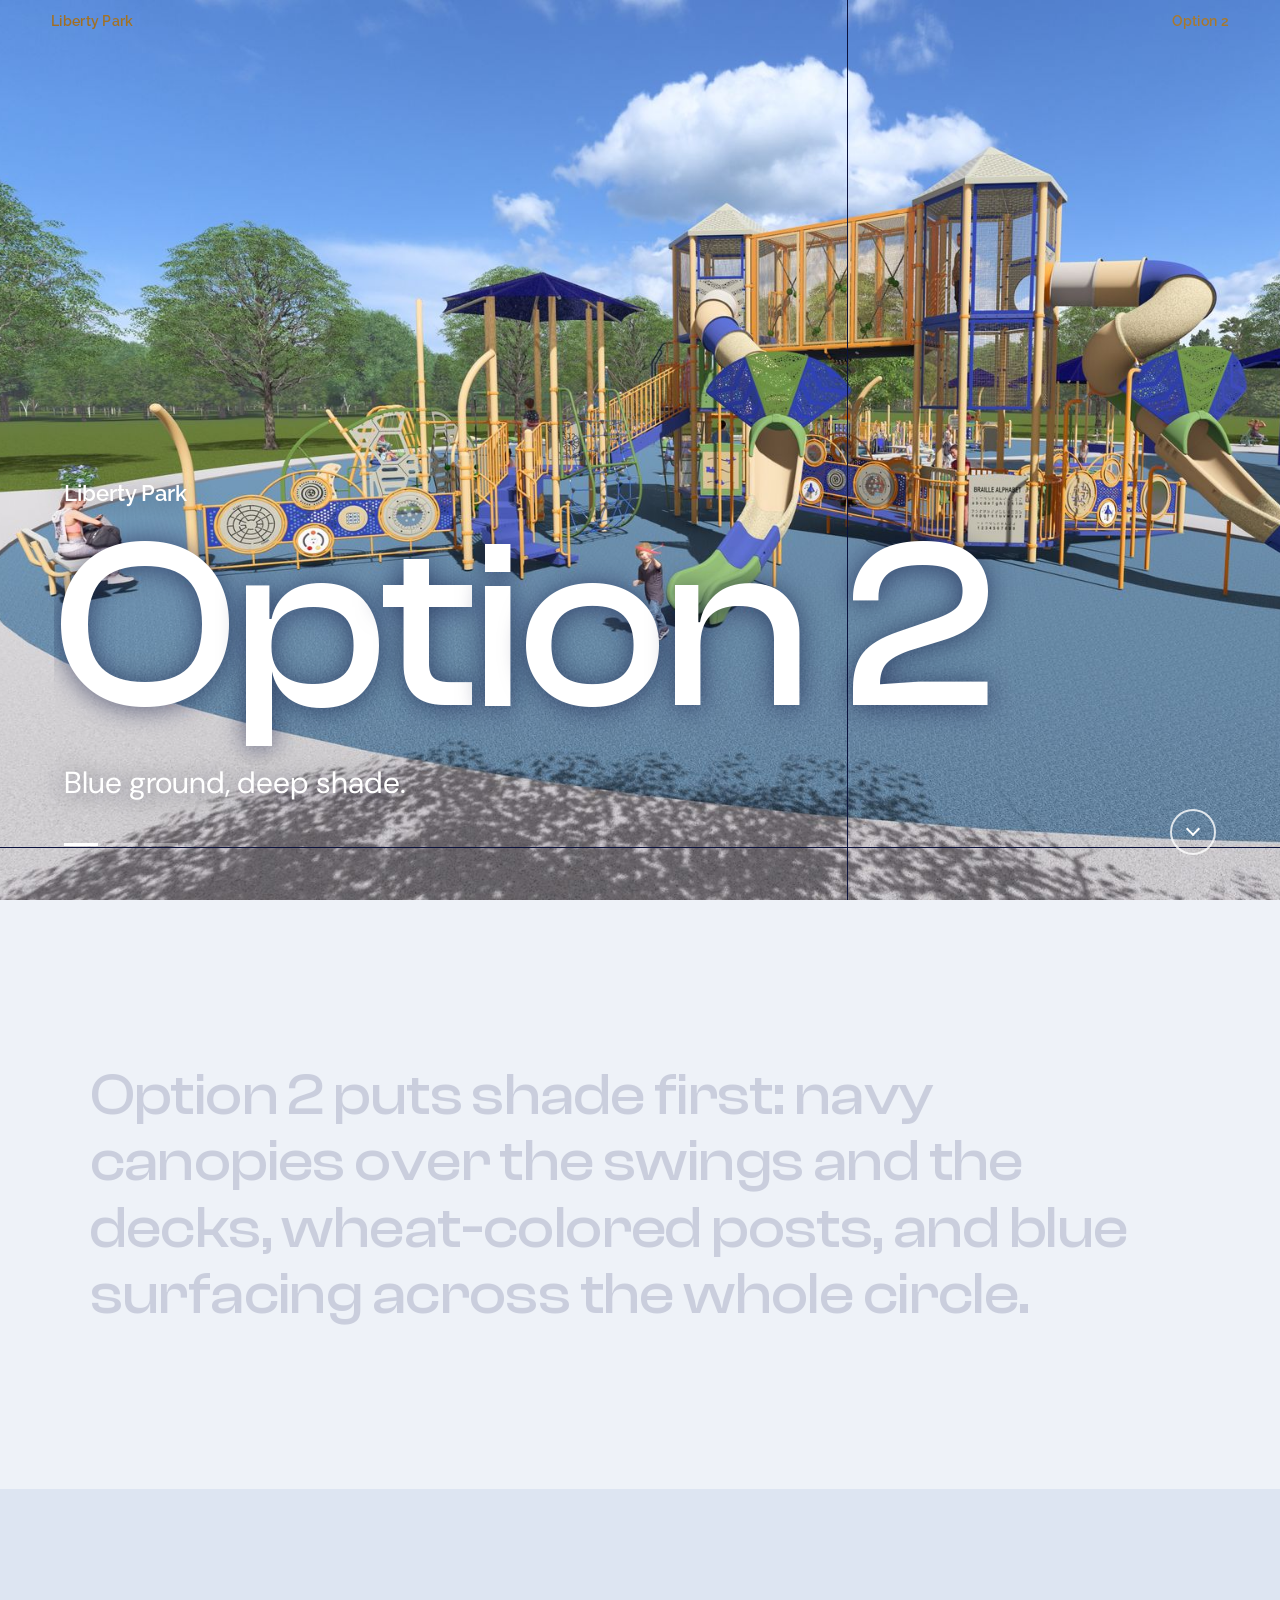
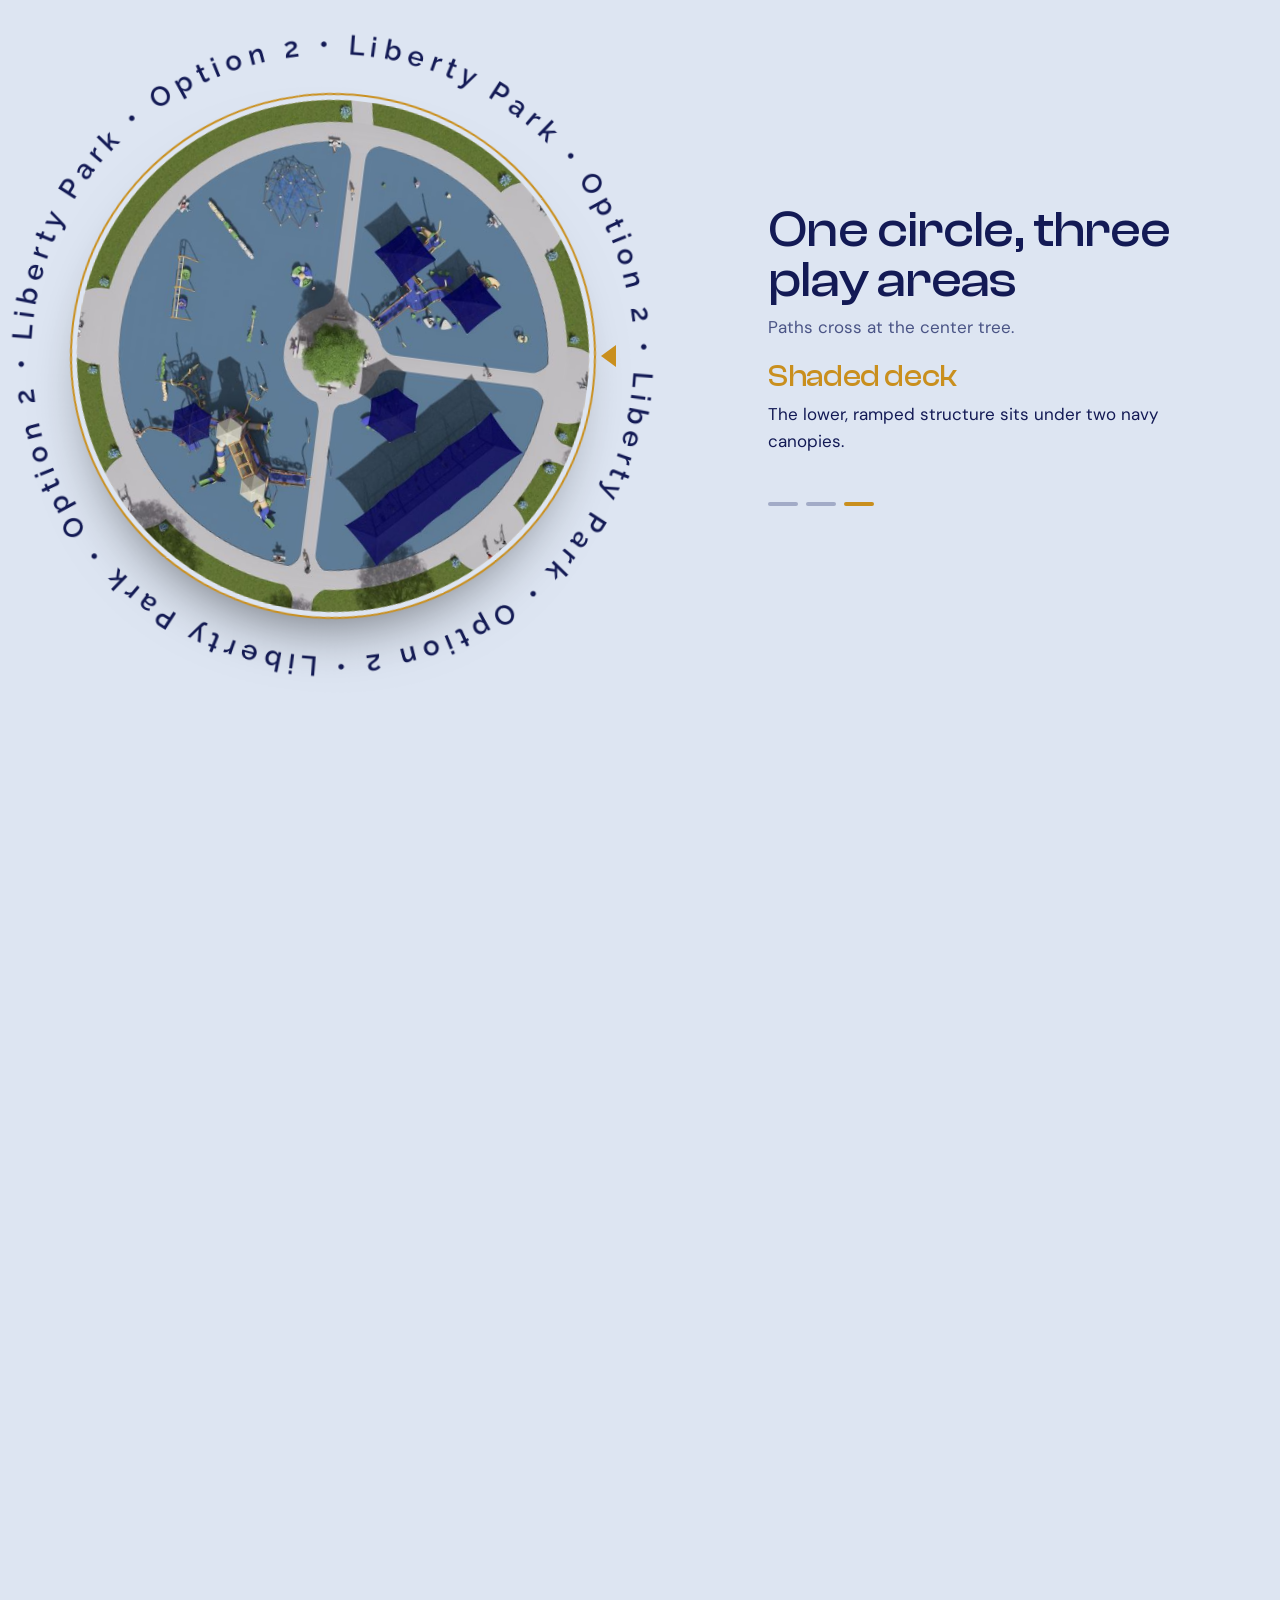
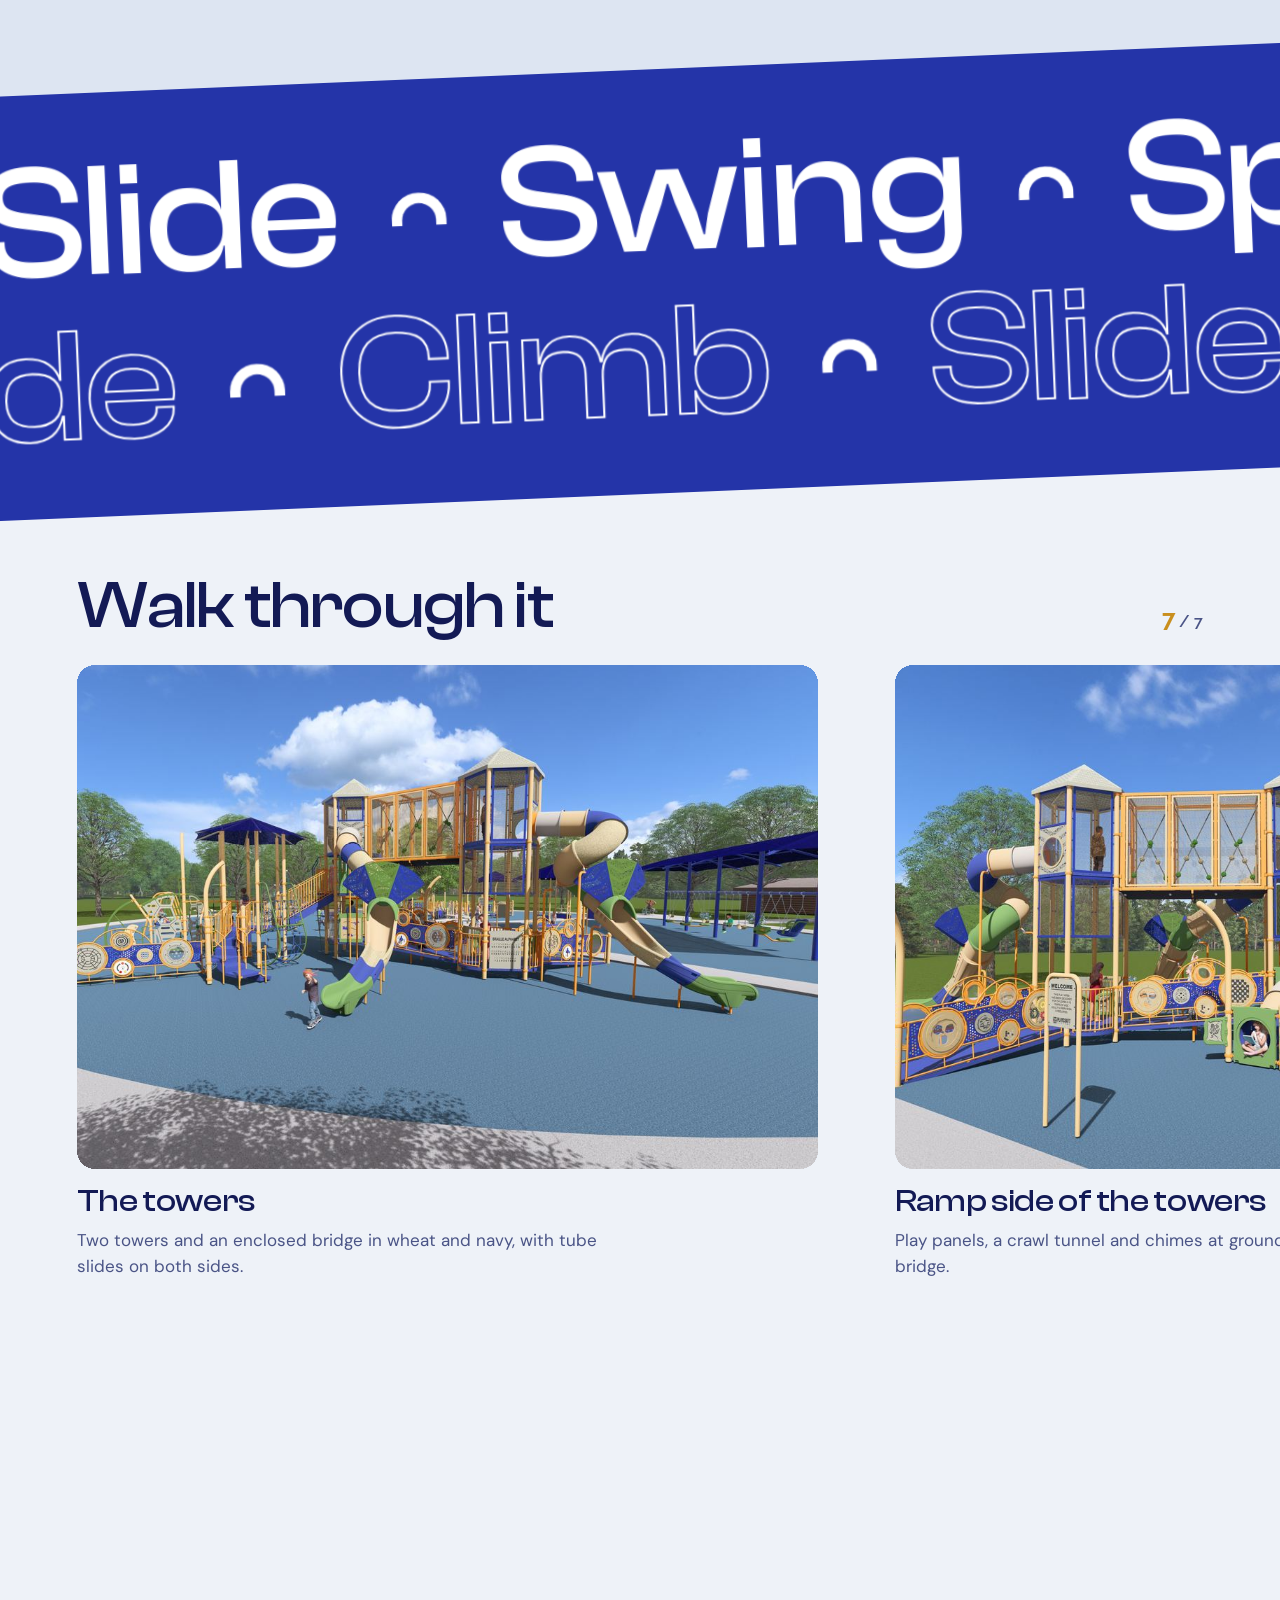
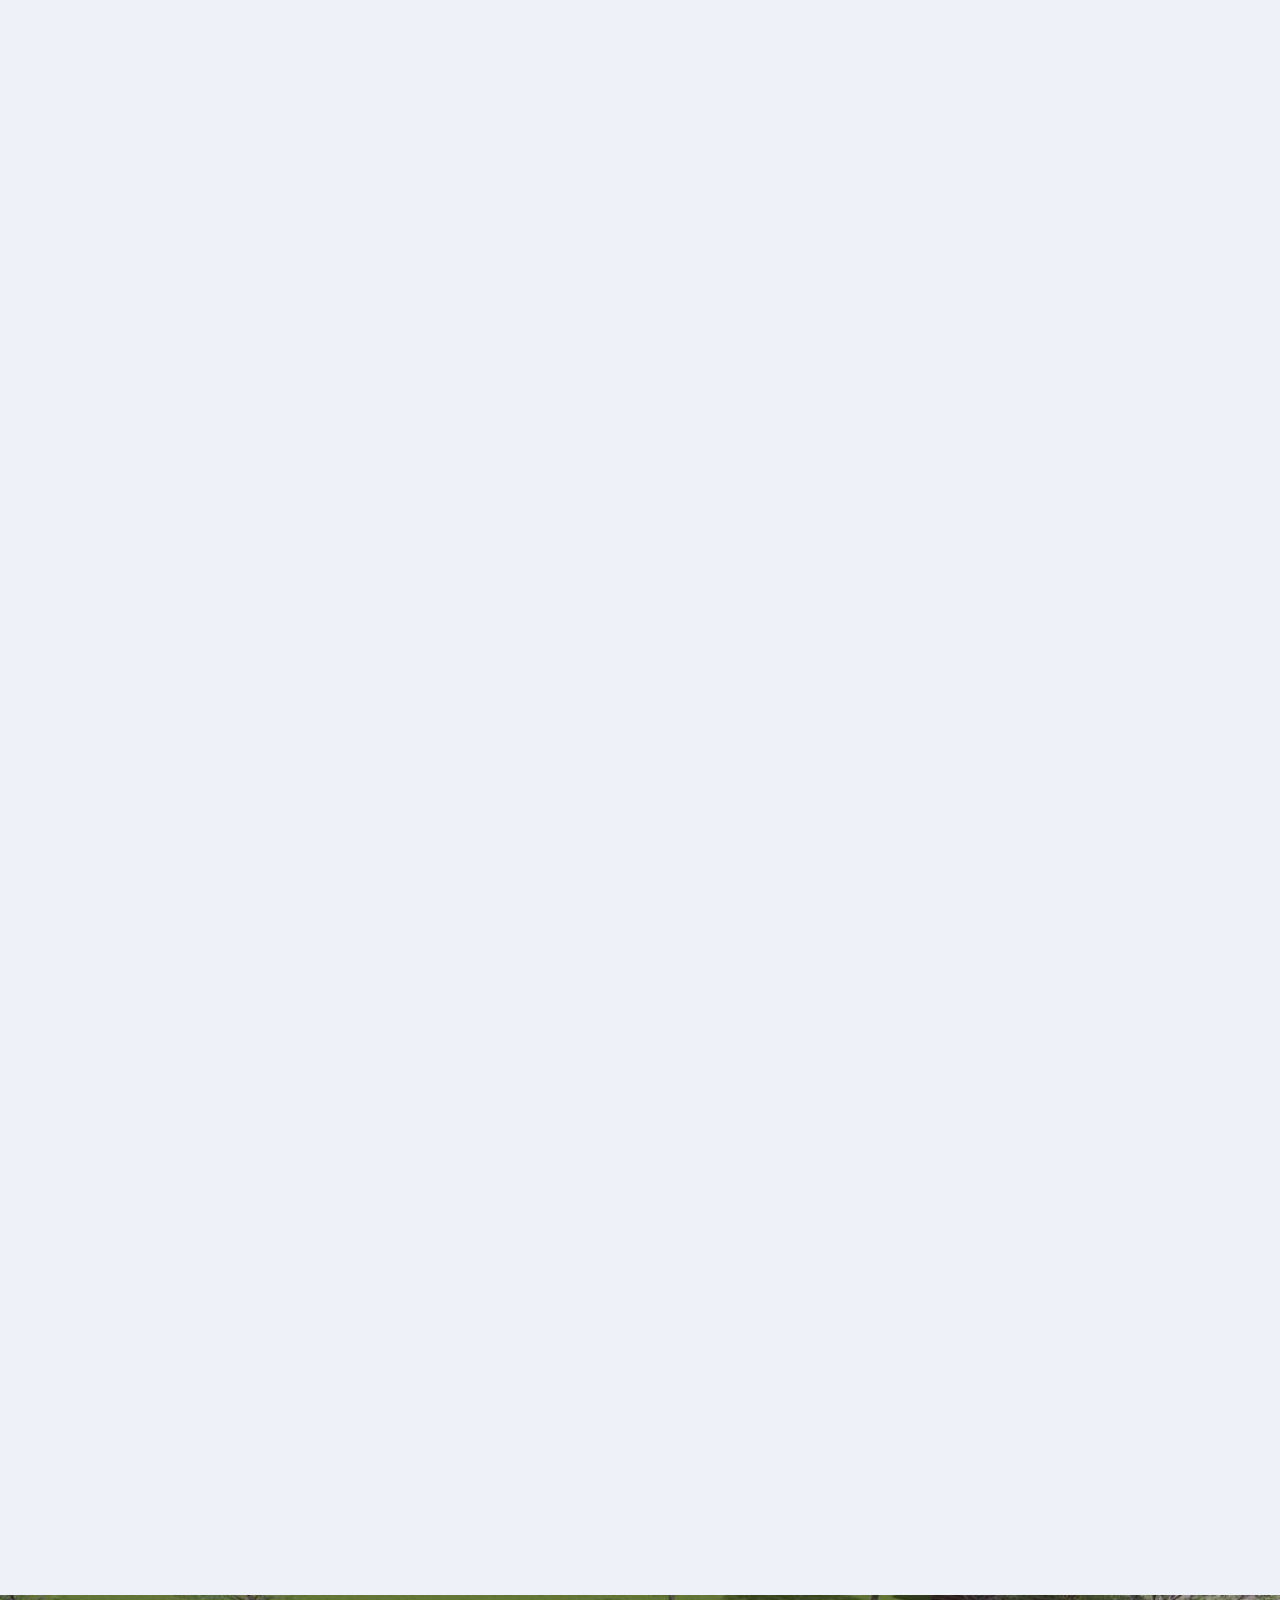
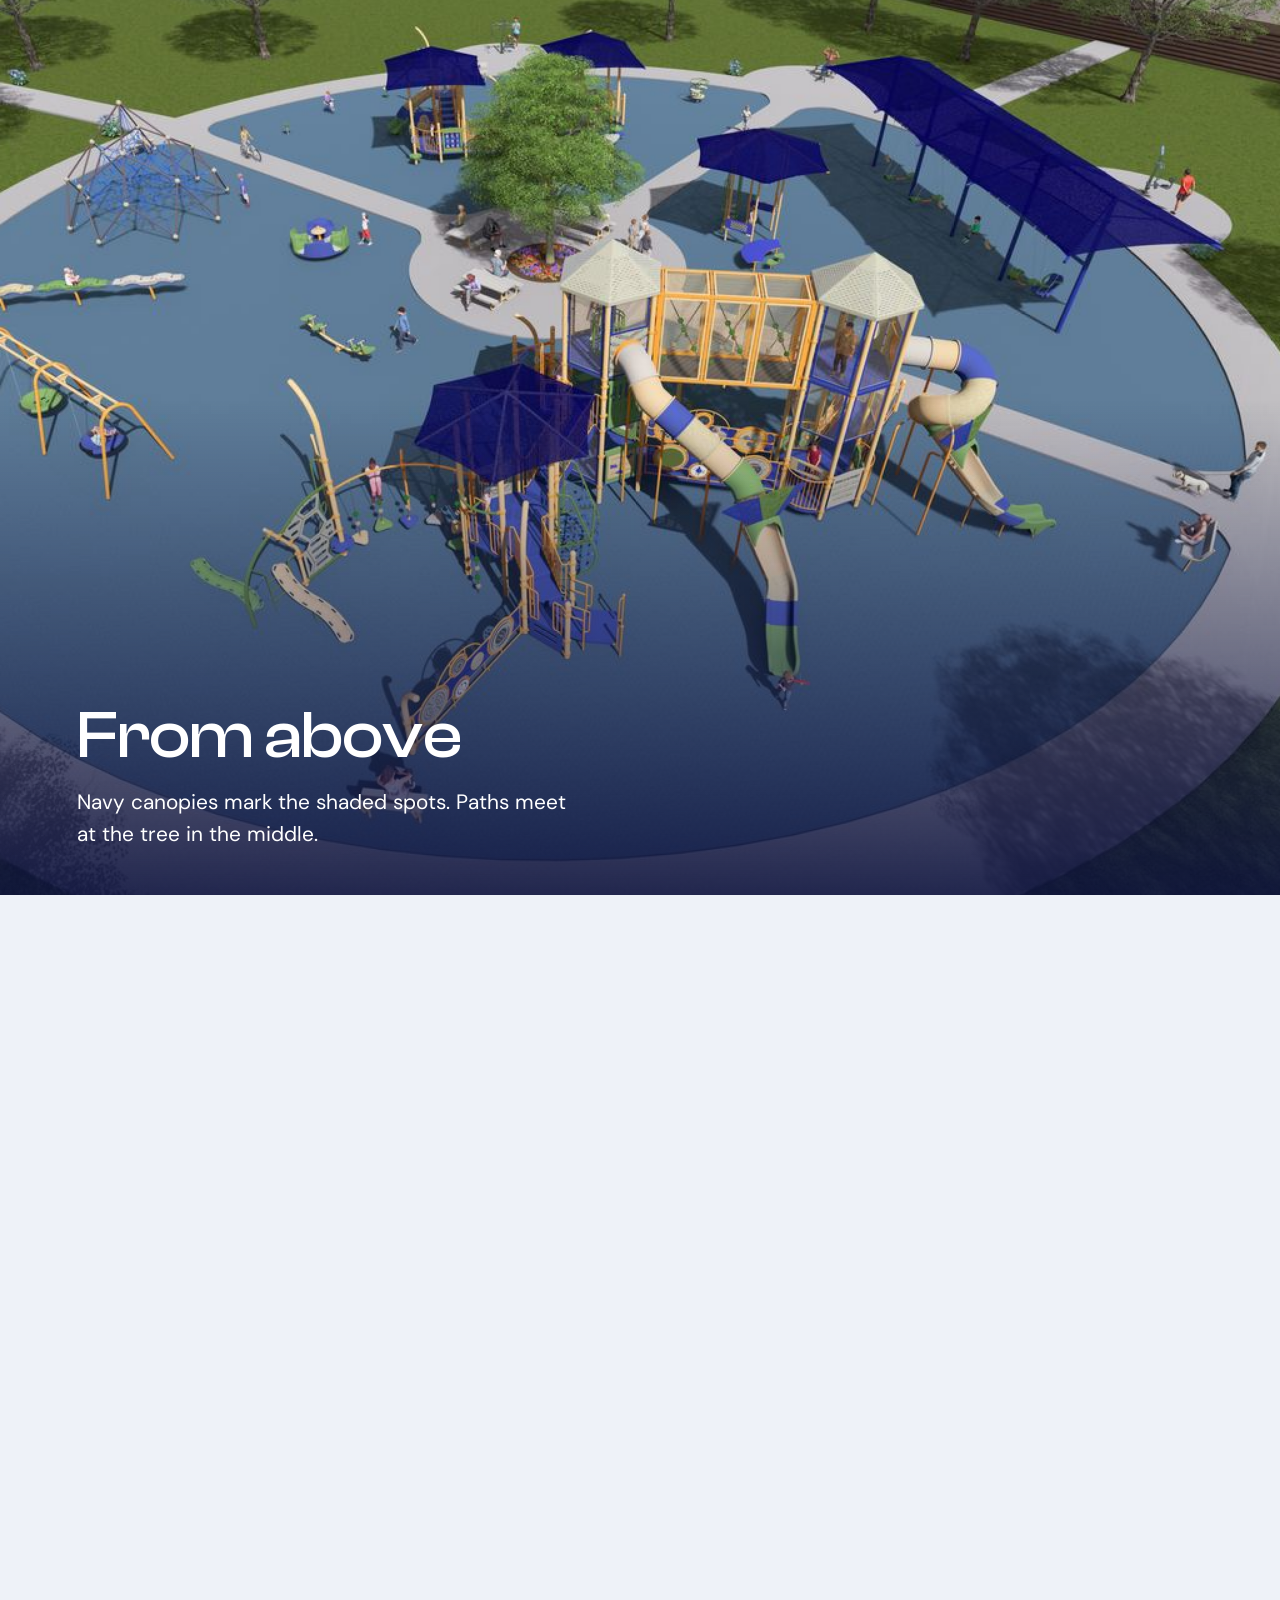
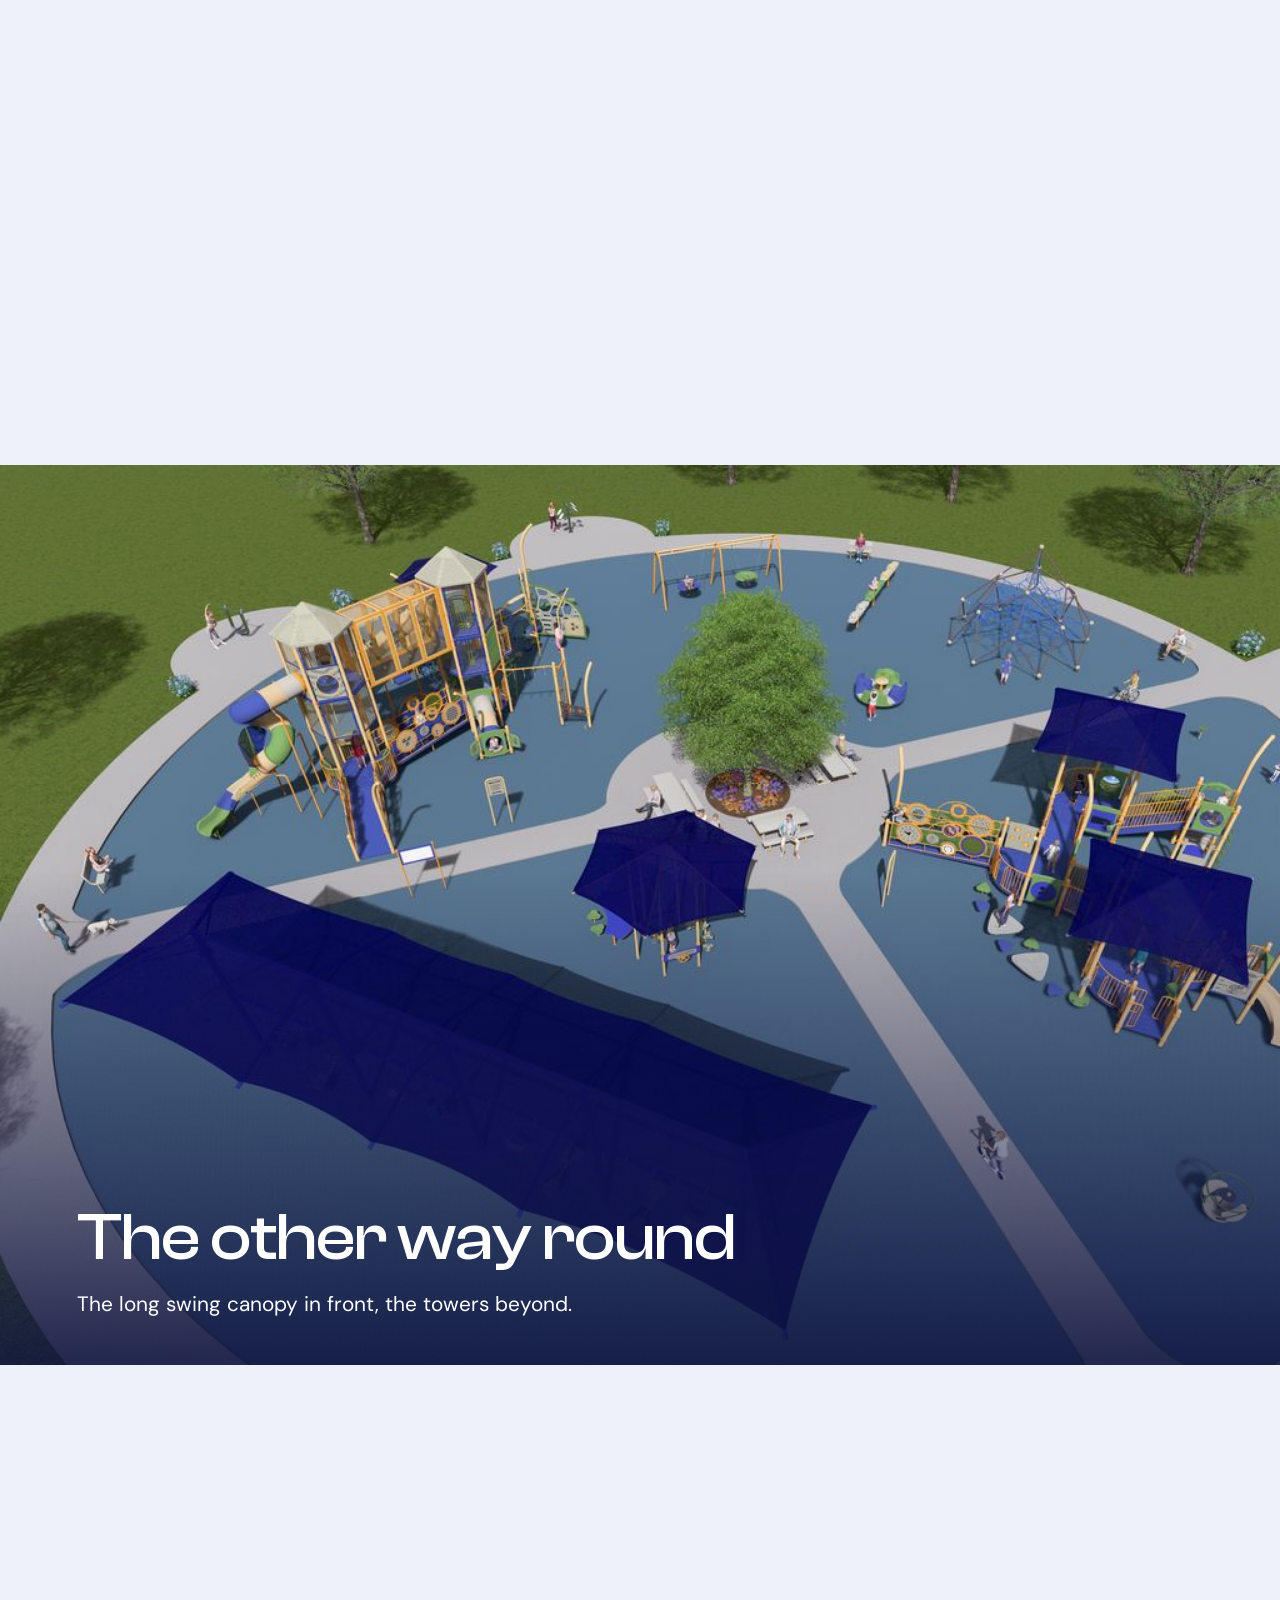
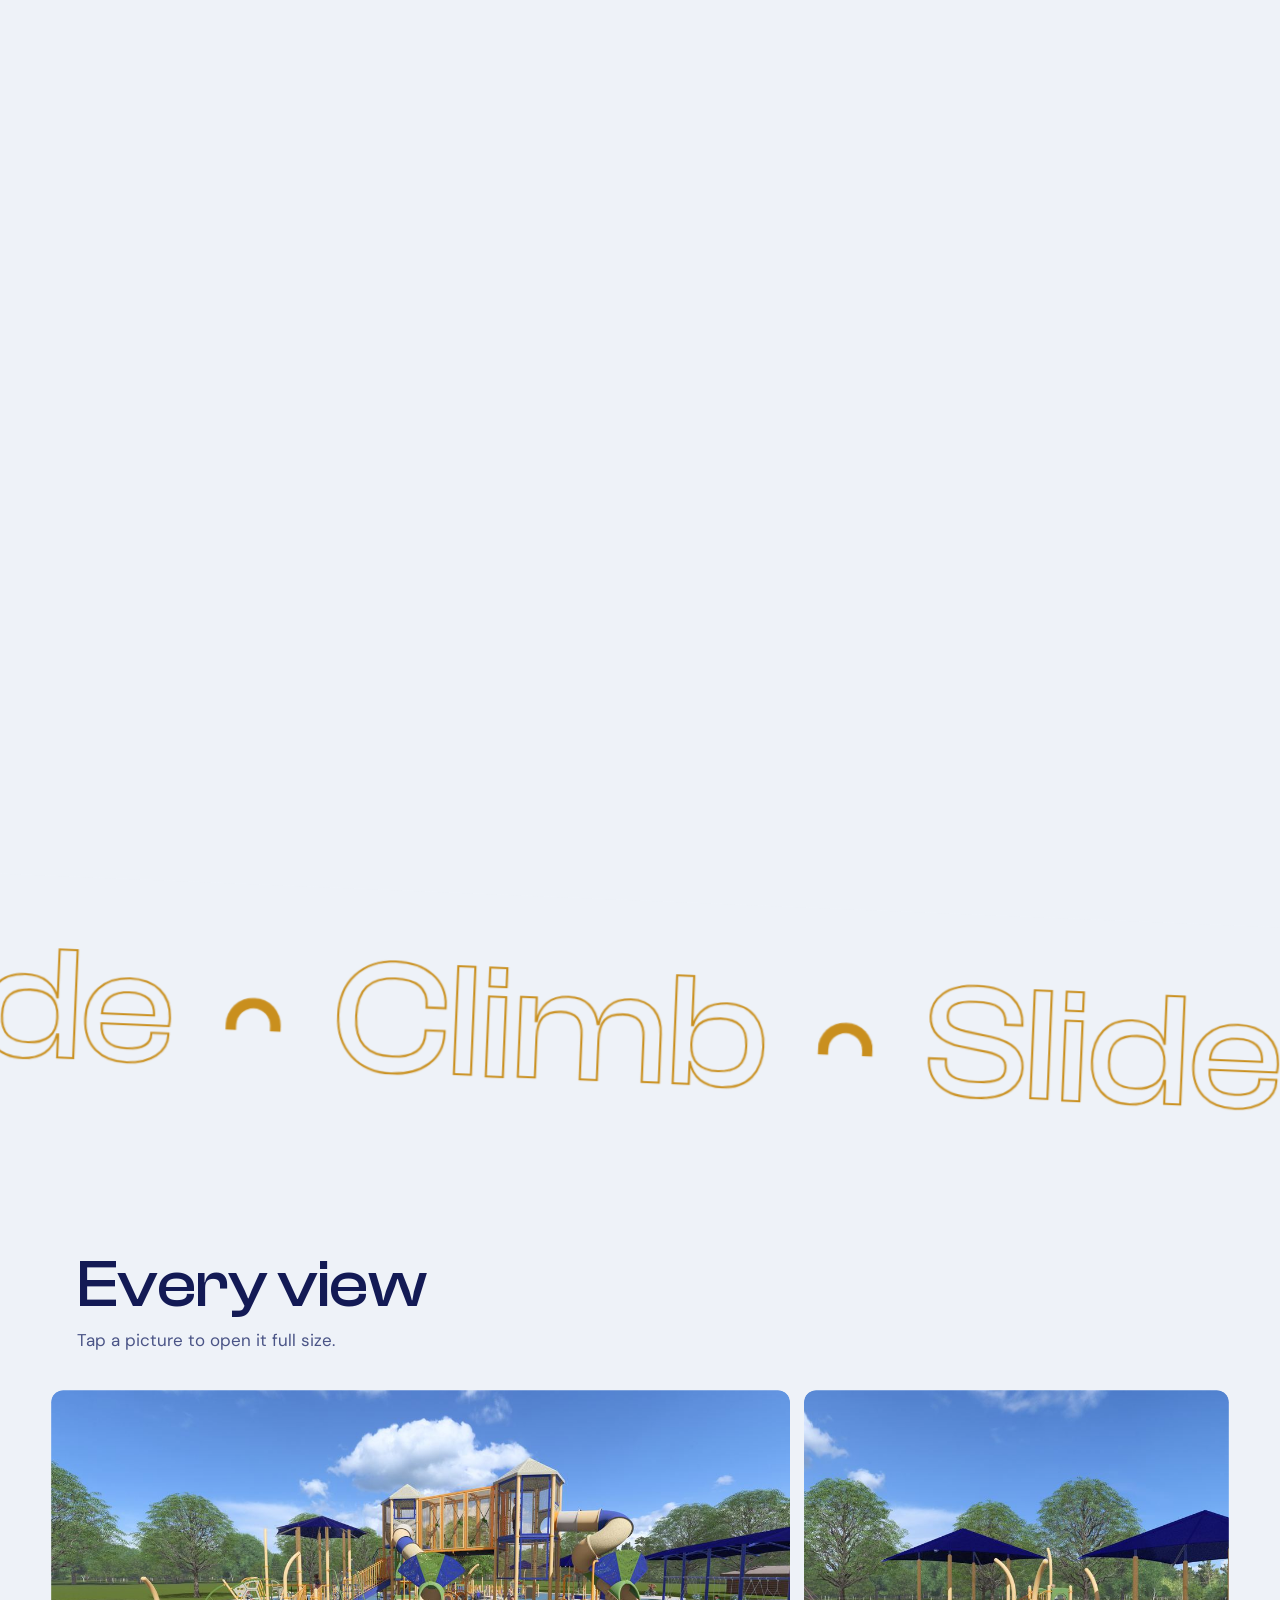
<file: option-2/index.html>
<!doctype html>
<html lang="en">
<head>
<meta charset="utf-8">
<meta name="viewport" content="width=device-width, initial-scale=1, viewport-fit=cover">
<title>Liberty Park, Option 2</title>
<meta name="description" content="Option 2 puts shade first: navy canopies over the swings and the decks, wheat-colored posts, and blue surfacing across the whole circle.">
<meta name="theme-color" content="#EEF2F8">
<meta property="og:type" content="website">
<meta property="og:title" content="Liberty Park, Option 2">
<meta property="og:description" content="Blue ground, deep shade.">
<meta property="og:image" content="https://jdietz18.github.io/Liberty-Park/img/option-2/01-1280.jpg">
<meta property="og:url" content="https://jdietz18.github.io/Liberty-Park/option-2/">
<link rel="icon" href="data:image/svg+xml,%3Csvg%20xmlns%3D%27http%3A%2F%2Fwww.w3.org%2F2000%2Fsvg%27%20viewBox%3D%270%200%2064%2064%27%3E%3Ccircle%20cx%3D%2732%27%20cy%3D%2732%27%20r%3D%2732%27%20fill%3D%27%232434A8%27%2F%3E%3Ctext%20x%3D%2732%27%20y%3D%2745%27%20font-family%3D%27Arial%2Csans-serif%27%20font-size%3D%2738%27%20font-weight%3D%27700%27%20text-anchor%3D%27middle%27%20fill%3D%27%23FFFFFF%27%3E2%3C%2Ftext%3E%3C%2Fsvg%3E">
<link rel="preconnect" href="https://fonts.googleapis.com">
<link rel="preconnect" href="https://fonts.gstatic.com" crossorigin>
<link href="https://fonts.googleapis.com/css2?family=DM+Sans:opsz,wght@9..40,400;9..40,500;9..40,700&family=Raleway:wght@500;600;700&display=swap" rel="stylesheet">
<link rel="preload" as="image" href="../img/option-2/01-1920.jpg" imagesrcset="../img/option-2/01-1280.jpg 1280w, ../img/option-2/01-1920.jpg 1920w, ../img/option-2/01-2560.jpg 2560w" imagesizes="(max-width: 700px) 640px, 120vw">
<script>document.documentElement.className = 'js' + (matchMedia('(prefers-reduced-motion: reduce)').matches ? '' : ' motion');</script>
<style>
@font-face{font-family:"Clash Display";font-weight:500;font-style:normal;font-display:swap;src:url([data-uri]) format("woff2")}
:root{--bg:#EEF2F8;--panel:#DDE5F2;--ink:#131A55;--muted:#4A5486;--a1:#2434A8;--a2:#C98F1E;--a3:#5E8F2F;--on-a1:#FFFFFF;--scrim:12, 18, 62}
/* Liberty Park option pages. Inlined into each page by build.py.
   Colors come from :root variables that build.py writes per option.
   Motion rules live under .motion (set in <head> unless the visitor asks for
   reduced motion); without it every section falls back to a plain layout. */

*,*::before,*::after{box-sizing:border-box}
*{margin:0}
html{-webkit-text-size-adjust:100%}
body{background:var(--bg);color:var(--ink);font:400 17px/1.55 "DM Sans",system-ui,-apple-system,"Segoe UI",sans-serif;overflow-x:clip;-webkit-font-smoothing:antialiased}
img{display:block;max-width:100%}
button{font:inherit;color:inherit;background:none;border:0;padding:0;cursor:pointer}
h1,h2,h3,.foot__big,.band__row{font-family:"Clash Display","DM Sans",system-ui,sans-serif;font-weight:500;line-height:.98;letter-spacing:-.012em}
h2{font-size:clamp(2rem,7.4vw,4.2rem)}
:focus-visible{outline:3px solid var(--a2);outline-offset:3px}

/* ---------- top bar ---------- */
.bar{position:fixed;inset:0 0 auto 0;z-index:40;display:flex;justify-content:space-between;padding:calc(14px + env(safe-area-inset-top)) max(18px,4vw) 12px;font:600 14px/1 "Raleway",sans-serif;letter-spacing:.02em;color:#fff;mix-blend-mode:difference;pointer-events:none}
.bar__progress{position:absolute;left:0;right:0;bottom:0;height:3px;background:#fff;transform:scaleX(0);transform-origin:0 50%}

/* ---------- opening iris ---------- */
.iris{display:none}
.motion .iris{display:grid;place-items:center;position:absolute;inset:0 0 auto 0;height:100svh;min-height:560px;background:var(--a1);z-index:1}
.iris__ring{width:22vmin;height:22vmin;border-radius:50%;border:3px solid var(--on-a1);border-right-color:transparent;animation:spin 1s linear infinite}
.motion.opened .iris{display:none}
@keyframes spin{to{transform:rotate(360deg)}}

/* ---------- hero ---------- */
.hero{position:relative;z-index:2;height:100svh;min-height:560px;overflow:hidden;background:rgb(var(--scrim));--w:max(118vw,calc(100svh * 1.3))}
.motion .hero{clip-path:circle(0 at 50% 56%)}
.motion.ready .hero{clip-path:circle(150% at 50% 56%);transition:clip-path 1.6s cubic-bezier(.76,0,.18,1)}
.motion.opened .hero{clip-path:none;transition:none}
/* The incoming slide fades in over the outgoing one, which stays solid
   underneath (.was) so the dark background never shows through mid-change. */
.hero__slide{position:absolute;inset:0;opacity:0}
.hero__slide.was{opacity:1;z-index:1}
.hero__slide.on{opacity:1;z-index:2;transition:opacity 1.8s ease}
.hero__slide img{position:absolute;top:0;left:0;height:100%;width:100%;max-width:none;object-fit:cover}
.motion .hero__slide img{width:var(--w);animation:pan 18s ease-in-out infinite alternate;will-change:transform}
.motion .hero__slide:nth-child(even) img{animation-direction:alternate-reverse}
@keyframes pan{
  from{transform:translate3d(0,0,0) scale(1.03)}
  to{transform:translate3d(calc(100vw - var(--w)),0,0) scale(1.1)}
}
.hero::after{content:"";position:absolute;inset:0;pointer-events:none;background:linear-gradient(180deg,rgba(var(--scrim),.5) 0,rgba(var(--scrim),0) 26%,rgba(var(--scrim),0) 42%,rgba(var(--scrim),.86) 100%)}
.hero__text{position:absolute;z-index:2;left:max(18px,5vw);right:max(18px,5vw);bottom:calc(11vh + env(safe-area-inset-bottom));color:#fff;text-shadow:0 2px 26px rgba(var(--scrim),.6);will-change:transform,opacity}
.hero__park{font:600 clamp(1rem,2.6vw,1.35rem)/1 "Raleway",sans-serif;margin-bottom:.5em}
.hero__title{font-size:clamp(4rem,19.5vw,15rem);line-height:.86;overflow:hidden;padding:.04em 0 .14em;margin-left:-.04em}
.hero__title .ch{display:inline-block;white-space:pre}
.motion .hero__title .ch{transform:translateY(118%) rotate(8deg);transform-origin:0 100%}
.motion.ready .hero__title .ch{transform:none;transition:transform 1s cubic-bezier(.16,.84,.24,1) calc(.75s + var(--i) * 55ms)}
.hero__line{font-size:clamp(1.15rem,3.4vw,1.9rem);line-height:1.2;max-width:22ch}
.motion .hero__park,.motion .hero__line{opacity:0;transform:translateY(14px)}
.motion.ready .hero__park,.motion.ready .hero__line{opacity:1;transform:none;transition:opacity .8s ease 1.3s,transform .8s ease 1.3s}
.hero__ticks{position:absolute;z-index:2;left:max(18px,5vw);bottom:calc(6vh + env(safe-area-inset-bottom));display:flex;gap:6px}
.hero__ticks i{display:block;width:34px;height:3px;background:rgba(255,255,255,.34);overflow:hidden}
.hero__ticks i::after{content:"";display:block;height:100%;background:#fff;transform:scaleX(0);transform-origin:0 50%}
.hero__ticks i.on::after{animation:tick var(--slide-ms,6500ms) linear forwards}
@keyframes tick{to{transform:scaleX(1)}}
.hero__cue{position:absolute;z-index:2;right:max(18px,5vw);bottom:calc(5vh + env(safe-area-inset-bottom));width:46px;height:46px;border-radius:50%;border:2px solid rgba(255,255,255,.8);display:grid;place-items:center}
.hero__cue span{width:10px;height:10px;border-right:2px solid #fff;border-bottom:2px solid #fff;transform:translateY(-3px) rotate(45deg)}
.motion .hero__cue span{animation:cue 1.6s ease-in-out infinite}
@keyframes cue{0%,100%{transform:translateY(-6px) rotate(45deg)}50%{transform:translateY(2px) rotate(45deg)}}

/* ---------- lede ---------- */
.lede{padding:clamp(5rem,18vh,11rem) max(22px,7vw)}
.lede__text{font-family:"Clash Display","DM Sans",sans-serif;font-weight:500;font-size:clamp(1.75rem,5.4vw,3.7rem);line-height:1.12;letter-spacing:-.01em;max-width:20em}
.motion .lede__text .w{opacity:.16}

/* ---------- plan wheel ---------- */
.wheel{position:relative;background:var(--panel)}
.motion .wheel{height:380vh}
.wheel__pin{display:grid;gap:3.5vh;padding:78px max(22px,6vw) 5vh;align-content:center;justify-items:center;overflow:hidden}
.motion .wheel__pin{position:sticky;top:0;height:100svh;min-height:560px}
.wheel__stage{position:relative;width:min(66vw,38svh);aspect-ratio:1;margin:min(9vw,5svh) 0}
.wheel__disc{position:absolute;inset:0;border-radius:50%;overflow:hidden;will-change:transform;box-shadow:0 0 0 5px var(--panel),0 0 0 7px var(--a2),0 34px 60px -24px rgba(0,0,0,.55)}
.wheel__disc img{position:absolute;height:100%;width:auto;max-width:none}
.wheel__ring{position:absolute;inset:-14%;width:128%;height:128%;overflow:visible;will-change:transform}
.wheel__ring text{font:600 8.4px "Raleway",sans-serif;fill:var(--ink);letter-spacing:.06em}
.wheel__pointer{position:absolute;left:50%;top:100%;margin:10px 0 0 -11px;border:11px solid transparent;border-top:0;border-bottom:15px solid var(--a2)}
.wheel__copy{width:100%;max-width:30rem;text-align:center}
.wheel__copy h2{font-size:clamp(1.7rem,6.2vw,3.2rem)}
.wheel__sub{color:var(--muted);margin-top:.5em}
.wheel__zones{list-style:none;padding:0;margin-top:1.3em;display:grid;gap:1.2em}
.wheel__zones h3{font-size:clamp(1.3rem,4.6vw,1.9rem);color:var(--a2);margin-bottom:.3em}
.wheel__zones p{max-width:34ch;margin-inline:auto}
.motion .wheel__zones{gap:0}
.motion .wheel__zones li{grid-area:1/1;opacity:0;transform:translateY(18px);transition:opacity .45s ease,transform .45s ease}
.motion .wheel__zones li.on{opacity:1;transform:none}
.wheel__ticks{display:none}
.motion .wheel__ticks{display:flex;justify-content:center;gap:8px;margin-top:1.3em}
.wheel__ticks i{width:30px;height:4px;border-radius:2px;background:var(--muted);opacity:.4;transition:opacity .3s,background .3s}
.wheel__ticks i.on{background:var(--a2);opacity:1}

@media (min-width:900px) and (min-aspect-ratio:1/1){
  .wheel__pin{grid-template-columns:auto minmax(0,30rem);gap:8vw;justify-content:center;align-items:center}
  .wheel__stage{width:min(40vw,62svh);margin:0 6vw 0 0}
  .wheel__pointer{left:100%;top:50%;margin:-11px 0 0 12px;border:11px solid transparent;border-left:0;border-right:15px solid var(--a2)}
  .wheel__copy{text-align:left}
  .wheel__zones p{margin-inline:0}
  .motion .wheel__ticks{justify-content:flex-start}
}

/* ---------- word band ---------- */
.band{position:relative;z-index:3;overflow:hidden;padding:5vh 0;background:var(--a1);color:var(--on-a1);transform:rotate(-2.4deg) scale(1.06);margin:-3vh 0}
.band--back{transform:rotate(2.4deg) scale(1.06);background:var(--bg);color:var(--ink)}
.band__row{display:flex;align-items:center;gap:.32em;width:max-content;white-space:nowrap;font-size:clamp(3.2rem,13vw,9.5rem);line-height:1.02;will-change:transform}
.band__row--line span{color:transparent;-webkit-text-stroke:2px var(--on-a1)}
.band--back .band__row--line span{-webkit-text-stroke-color:var(--a2)}
.band--back .band__row i{color:var(--a2)}
.band__row i{flex:0 0 auto;width:.34em;height:.34em;display:block}
.opt-1 .band__row i{border-radius:50%;border:.07em solid currentColor}
.opt-2 .band__row i{border-radius:1em 1em 0 0;border:.07em solid currentColor;border-bottom:0;height:.2em}
.opt-3 .band__row i{background:currentColor;clip-path:polygon(50% 0,100% 100%,0 100%);height:.42em}
html:not(.motion) .band{transform:none;margin:0}
html:not(.motion) .band__row{font-size:clamp(2rem,8vw,5rem)}

/* ---------- walk ---------- */
.walk{position:relative}
.walk__pin{display:flex;flex-direction:column;gap:3vh;padding:clamp(4rem,12vh,7rem) 0 6vh}
.walk__head{display:flex;justify-content:space-between;align-items:baseline;gap:1rem;padding:0 max(22px,6vw)}
.walk__count{font:600 1rem/1 "Raleway",sans-serif;color:var(--muted);white-space:nowrap;display:none}
.walk__count b{color:var(--a2);font-size:1.5em}
.walk__track{display:flex;gap:6vw;padding:0 max(22px,6vw) 12px;overflow-x:auto;scroll-snap-type:x mandatory;-webkit-overflow-scrolling:touch}
.scene{flex:0 0 auto;width:min(82vw,60rem);scroll-snap-align:center}
.scene__frame{display:block;width:100%;aspect-ratio:16/9;overflow:hidden;border-radius:18px;background:var(--panel)}
.scene__frame img{width:100%;height:100%;object-fit:cover}
.scene figcaption{padding-top:1em;max-width:34rem}
.scene h3{font-size:clamp(1.35rem,4.6vw,2rem);margin-bottom:.3em}
.scene p{color:var(--muted)}

.motion .walk{height:calc(100vh + var(--n) * 80vh)}
.motion .walk__pin{position:sticky;top:0;height:100svh;min-height:560px;justify-content:center;overflow:hidden;padding:78px 0 4vh}
.motion .walk__count{display:block}
.motion .walk__track{overflow:visible;scroll-snap-type:none;width:max-content;padding-bottom:0;will-change:transform}
.motion .scene{width:min(80vw,calc(58svh * 1.42))}
.motion .scene__frame{aspect-ratio:auto;height:46svh}
.motion .scene__frame img{width:auto;height:100%;min-width:100%;max-width:none;aspect-ratio:16/9;will-change:transform}
@media (min-width:900px) and (min-aspect-ratio:1/1){
  .motion .scene__frame{height:56svh}
}

/* ---------- aerials ---------- */
.above{position:relative;--e:1;--c:1;--p:.5}
.above__frame{position:relative;aspect-ratio:16/9;overflow:hidden}
.above__frame img{width:100%;height:100%;object-fit:cover}
.above__cap{padding:1.4em max(22px,6vw) 3.5em}
.above__cap h2{margin-bottom:.25em}
.above__cap p{max-width:36ch;font-size:clamp(1.05rem,2.6vw,1.3rem)}

.motion .above{height:230vh}
.motion .above__pin{position:sticky;top:0;height:100svh;min-height:560px;overflow:hidden}
.motion .above__frame{aspect-ratio:auto;height:100%;clip-path:inset(calc((1 - var(--e)) * 20%) calc((1 - var(--e)) * 9%) round calc((1 - var(--e)) * 44px))}
.motion .above__frame img{object-position:calc(22% + 56% * var(--p)) 50%;transform:scale(calc(1.34 - .34 * var(--e)));will-change:transform}
.motion .above__frame::after{content:"";position:absolute;inset:0;background:linear-gradient(180deg,rgba(var(--scrim),0) 45%,rgba(var(--scrim),.88) 100%);opacity:var(--c)}
.motion .above__cap{position:absolute;left:0;right:0;bottom:calc(5vh + env(safe-area-inset-bottom));padding-bottom:0;color:#fff;opacity:var(--c);transform:translateY(calc((1 - var(--c)) * 30px))}

/* ---------- every view ---------- */
.views{position:relative;z-index:4;padding:clamp(4.5rem,14vh,9rem) max(14px,4vw) clamp(4rem,10vh,7rem);background:var(--bg)}
.views__head{padding:0 max(8px,2vw);margin-bottom:2.2em}
.views__head p{color:var(--muted);margin-top:.5em}
.views__grid{display:flex;flex-wrap:wrap;gap:10px}
.view{position:relative;flex:1 1 calc(50% - 10px);aspect-ratio:16/9;overflow:hidden;border-radius:12px;background:var(--panel)}
.view:nth-child(3n+1){flex-basis:100%}
.view img{width:100%;height:100%;object-fit:cover;transition:transform .6s cubic-bezier(.2,.7,.2,1)}
.view span{position:absolute;left:0;right:0;bottom:0;padding:2.2em .9em .7em;text-align:left;font:600 .86rem/1.2 "Raleway",sans-serif;color:#fff;background:linear-gradient(180deg,rgba(var(--scrim),0),rgba(var(--scrim),.8))}
.view:hover img,.view:focus-visible img{transform:scale(1.06)}
.motion .view{clip-path:inset(0 0 100% 0 round 12px)}
.motion .view img{transform:scale(1.25)}
.motion .view.in{clip-path:inset(0 round 12px);transition:clip-path .9s cubic-bezier(.2,.8,.2,1) calc(var(--d,0) * 90ms)}
.motion .view.in img{transform:none;transition:transform 1.3s cubic-bezier(.2,.8,.2,1) calc(var(--d,0) * 90ms)}
.motion .view.in:hover img{transform:scale(1.06);transition-delay:0s}
@media (min-width:900px){
  .views__grid{gap:14px}
  .view{flex:1 1 calc(33.333% - 14px)}
  .view:nth-child(3n+1){flex-basis:calc(33.333% - 14px)}
  .view:nth-child(5n+1){flex-basis:calc(60% - 14px)}
}

.motion [data-rise]{clip-path:inset(0 0 100% 0);transform:translateY(.35em)}
.motion [data-rise].in{clip-path:inset(-10% 0 -20% 0);transform:none;transition:clip-path .9s cubic-bezier(.2,.8,.2,1),transform .9s cubic-bezier(.2,.8,.2,1)}

/* ---------- footer ---------- */
.foot{position:relative;z-index:4;padding:clamp(3.5rem,10vh,6rem) max(22px,6vw) calc(3rem + env(safe-area-inset-bottom));background:var(--a1);color:var(--on-a1);overflow:hidden}
.foot__big{font-size:clamp(4rem,19.5vw,15rem);line-height:.86;margin:0 0 .18em -.04em}
.foot__line{font:600 1.05rem/1.4 "Raleway",sans-serif}
.foot__note{max-width:44ch;margin-top:.6em;opacity:.86;font-size:.95rem}
.foot__others{display:flex;flex-wrap:wrap;align-items:center;gap:.7em;margin-top:2em;font:600 1rem "Raleway",sans-serif}
.foot__others span{flex:1 0 100%}
.foot .foot__others a{padding:.75em 1.3em;border-radius:999px;background:var(--on-a1);color:var(--a1);text-decoration:none}
.foot a{color:inherit}
.foot__top{display:inline-block;margin-top:2em;font:600 1rem "Raleway",sans-serif;padding:.75em 1.3em;border:2px solid currentColor;border-radius:999px;text-decoration:none}

/* ---------- full-size viewer ---------- */
.lb{position:fixed;inset:0;z-index:60;background:rgba(var(--scrim),.97);color:#fff;display:grid;grid-template-rows:1fr auto}
.lb[hidden]{display:none}
.lb__scroll{min-height:0;display:flex;align-items:center;justify-content:center;overflow:hidden;padding:calc(58px + env(safe-area-inset-top)) 0 0}
.lb__scroll img{max-width:100%;max-height:100%;width:auto;height:auto;object-fit:contain}
.lb.fill .lb__scroll{overflow-x:auto;justify-content:flex-start;-webkit-overflow-scrolling:touch}
.lb.fill .lb__scroll img{height:100%;max-height:none;max-width:none;width:auto;aspect-ratio:16/9;flex:0 0 auto}
.lb__cap{padding:.9em 20px calc(5.2em + env(safe-area-inset-bottom));font-size:.95rem;line-height:1.35;text-align:center}
.lb__cap b{display:block;font:600 1rem "Raleway",sans-serif;margin-bottom:.15em}
.lb__btn{position:absolute;width:48px;height:48px;border-radius:50%;background:rgba(255,255,255,.14);display:grid;place-items:center;-webkit-backdrop-filter:blur(8px);backdrop-filter:blur(8px)}
.lb__btn svg{width:22px;height:22px;fill:none;stroke:#fff;stroke-width:2.4;stroke-linecap:round;stroke-linejoin:round}
.lb__x{top:calc(8px + env(safe-area-inset-top));right:12px}
.lb__prev{left:14px;bottom:calc(16px + env(safe-area-inset-bottom))}
.lb__next{right:14px;bottom:calc(16px + env(safe-area-inset-bottom))}
.lb__fit{position:absolute;left:50%;bottom:calc(22px + env(safe-area-inset-bottom));transform:translateX(-50%);font:600 .9rem "Raleway",sans-serif;padding:.6em 1.1em;border-radius:999px;background:rgba(255,255,255,.14);white-space:nowrap}
.motion .lb:not([hidden]) .lb__scroll img{animation:lb-in .45s cubic-bezier(.2,.8,.2,1)}
@keyframes lb-in{from{opacity:0;transform:scale(.94)}to{opacity:1;transform:none}}
.lb-open{overflow:hidden}

</style>
</head>
<body class="opt-2" id="top">

<div class="iris" aria-hidden="true"><span class="iris__ring"></span></div>

<header class="bar">
  <span>Liberty Park</span>
  <span>Option 2</span>
  <i class="bar__progress"></i>
</header>

<main>

<section class="hero">
  <div class="hero__slides">
    <div class="hero__slide on"><img src="../img/option-2/01-1920.jpg" srcset="../img/option-2/01-1280.jpg 1280w, ../img/option-2/01-1920.jpg 1920w, ../img/option-2/01-2560.jpg 2560w" sizes="(max-width: 700px) 640px, 120vw" width="2560" height="1440" alt="The towers. Two towers and an enclosed bridge in wheat and navy, with tube slides on both sides." decoding="async"></div>
    <div class="hero__slide"><img src="../img/option-2/09-1920.jpg" srcset="../img/option-2/09-1280.jpg 1280w, ../img/option-2/09-1920.jpg 1920w, ../img/option-2/09-2560.jpg 2560w" sizes="(max-width: 700px) 640px, 120vw" width="2560" height="1440" alt="Aerial, towers in front. Navy canopies mark the shaded spots." loading="lazy" decoding="async"></div>
    <div class="hero__slide"><img src="../img/option-2/02-1920.jpg" srcset="../img/option-2/02-1280.jpg 1280w, ../img/option-2/02-1920.jpg 1920w, ../img/option-2/02-2560.jpg 2560w" sizes="(max-width: 700px) 640px, 120vw" width="2560" height="1440" alt="Shaded deck. A ramped deck under two navy canopies, with play panels along the rail and stepping pods in front." loading="lazy" decoding="async"></div>
  </div>
  <div class="hero__text">
    <p class="hero__park">Liberty Park</p>
    <h1 class="hero__title" data-chars>Option 2</h1>
    <p class="hero__line">Blue ground, deep shade.</p>
  </div>
  <div class="hero__ticks" aria-hidden="true"><i></i><i></i><i></i></div>
  <a class="hero__cue" href="#lede" aria-label="Scroll down to the design"><span></span></a>
</section>

<section class="lede" id="lede">
  <p class="lede__text" data-words>Option 2 puts shade first: navy canopies over the swings and the decks, wheat-colored posts, and blue surfacing across the whole circle.</p>
</section>

<section class="wheel" id="plan">
  <div class="wheel__pin">
    <div class="wheel__stage">
      <svg class="wheel__ring" viewBox="0 0 200 200" aria-hidden="true">
        <defs><path id="ring-path" d="M100,100 m-92,0 a92,92 0 1,1 184,0 a92,92 0 1,1 -184,0"/></defs>
        <text><textPath href="#ring-path" textLength="572" lengthAdjust="spacing">Liberty Park  •  Option 2  •  Liberty Park  •  Option 2  •  Liberty Park  •  Option 2  •  Liberty Park  •  Option 2  •</textPath></text>
      </svg>
      <div class="wheel__disc">
        <img src="../img/option-2/03-1280.jpg" srcset="../img/option-2/03-1280.jpg 1280w, ../img/option-2/03-1920.jpg 1920w, ../img/option-2/03-2560.jpg 2560w" sizes="(max-width: 700px) 430px, 75vw" width="2560" height="1440" alt="Plan view of option 2: a circular play area divided by paths, with a tree at the center." style="left:-39.42%;top:0.00%">
      </div>
      <i class="wheel__pointer" aria-hidden="true"></i>
    </div>
    <div class="wheel__copy">
      <h2>One circle, three play areas</h2>
      <p class="wheel__sub">Paths cross at the center tree.</p>
      <ol class="wheel__zones">
        <li class="on"><h3>Towers and dome</h3><p>The twin-tower structure shares the widest area with the dome climber, a spinner and balance pieces.</p></li>
        <li><h3>Shaded swings</h3><p>One long canopy covers the full run of swings. A smaller canopy stands beside it.</p></li>
        <li><h3>Shaded deck</h3><p>The lower, ramped structure sits under two navy canopies.</p></li>
      </ol>
      <div class="wheel__ticks" aria-hidden="true"><i class="on"></i><i></i><i></i></div>
    </div>
  </div>
</section>

<div class="band" aria-hidden="true">
  <div class="band__row band__row--fill" data-dir="-1"><span>Climb</span><i></i><span>Slide</span><i></i><span>Swing</span><i></i><span>Spin</span><i></i><span>Shade</span><i></i><span>Climb</span><i></i><span>Slide</span><i></i><span>Swing</span><i></i><span>Spin</span><i></i><span>Shade</span><i></i><span>Climb</span><i></i><span>Slide</span><i></i><span>Swing</span><i></i><span>Spin</span><i></i><span>Shade</span><i></i><span>Climb</span><i></i><span>Slide</span><i></i><span>Swing</span><i></i><span>Spin</span><i></i><span>Shade</span><i></i><span>Climb</span><i></i><span>Slide</span><i></i><span>Swing</span><i></i><span>Spin</span><i></i><span>Shade</span><i></i><span>Climb</span><i></i><span>Slide</span><i></i><span>Swing</span><i></i><span>Spin</span><i></i><span>Shade</span><i></i></div>
  <div class="band__row band__row--line" data-dir="1"><span>Climb</span><i></i><span>Slide</span><i></i><span>Swing</span><i></i><span>Spin</span><i></i><span>Shade</span><i></i><span>Climb</span><i></i><span>Slide</span><i></i><span>Swing</span><i></i><span>Spin</span><i></i><span>Shade</span><i></i><span>Climb</span><i></i><span>Slide</span><i></i><span>Swing</span><i></i><span>Spin</span><i></i><span>Shade</span><i></i><span>Climb</span><i></i><span>Slide</span><i></i><span>Swing</span><i></i><span>Spin</span><i></i><span>Shade</span><i></i><span>Climb</span><i></i><span>Slide</span><i></i><span>Swing</span><i></i><span>Spin</span><i></i><span>Shade</span><i></i><span>Climb</span><i></i><span>Slide</span><i></i><span>Swing</span><i></i><span>Spin</span><i></i><span>Shade</span><i></i></div>
</div>

<section class="walk" id="walk" style="--n:7">
  <div class="walk__pin">
    <header class="walk__head">
      <h2>Walk through it</h2>
      <p class="walk__count" aria-hidden="true"><b>1</b> / 7</p>
    </header>
    <div class="walk__track">
      <figure class="scene"><button class="scene__frame" type="button" data-open="0" aria-label="Open full size: The towers"><img src="../img/option-2/01-1280.jpg" srcset="../img/option-2/01-1280.jpg 1280w, ../img/option-2/01-1920.jpg 1920w, ../img/option-2/01-2560.jpg 2560w" sizes="(max-width: 700px) 600px, 72vw" width="2560" height="1440" alt="The towers. Two towers and an enclosed bridge in wheat and navy, with tube slides on both sides." decoding="async"></button><figcaption><h3>The towers</h3><p>Two towers and an enclosed bridge in wheat and navy, with tube slides on both sides.</p></figcaption></figure>
      <figure class="scene"><button class="scene__frame" type="button" data-open="3" aria-label="Open full size: Ramp side of the towers"><img src="../img/option-2/04-1280.jpg" srcset="../img/option-2/04-1280.jpg 1280w, ../img/option-2/04-1920.jpg 1920w, ../img/option-2/04-2560.jpg 2560w" sizes="(max-width: 700px) 600px, 72vw" width="2560" height="1440" alt="Ramp side of the towers. Play panels, a crawl tunnel and chimes at ground level, below the bridge." decoding="async"></button><figcaption><h3>Ramp side of the towers</h3><p>Play panels, a crawl tunnel and chimes at ground level, below the bridge.</p></figcaption></figure>
      <figure class="scene"><button class="scene__frame" type="button" data-open="7" aria-label="Open full size: Tower close up"><img src="../img/option-2/08-1280.jpg" srcset="../img/option-2/08-1280.jpg 1280w, ../img/option-2/08-1920.jpg 1920w, ../img/option-2/08-2560.jpg 2560w" sizes="(max-width: 700px) 600px, 72vw" width="2560" height="1440" alt="Tower close up. Curved posts, climbers and a slide gather at the taller tower." loading="lazy" decoding="async"></button><figcaption><h3>Tower close up</h3><p>Curved posts, climbers and a slide gather at the taller tower.</p></figcaption></figure>
      <figure class="scene"><button class="scene__frame" type="button" data-open="1" aria-label="Open full size: Shaded deck"><img src="../img/option-2/02-1280.jpg" srcset="../img/option-2/02-1280.jpg 1280w, ../img/option-2/02-1920.jpg 1920w, ../img/option-2/02-2560.jpg 2560w" sizes="(max-width: 700px) 600px, 72vw" width="2560" height="1440" alt="Shaded deck. A ramped deck under two navy canopies, with play panels along the rail and stepping pods in front." loading="lazy" decoding="async"></button><figcaption><h3>Shaded deck</h3><p>A ramped deck under two navy canopies, with play panels along the rail and stepping pods in front.</p></figcaption></figure>
      <figure class="scene"><button class="scene__frame" type="button" data-open="4" aria-label="Open full size: Slides and shade"><img src="../img/option-2/05-1280.jpg" srcset="../img/option-2/05-1280.jpg 1280w, ../img/option-2/05-1920.jpg 1920w, ../img/option-2/05-2560.jpg 2560w" sizes="(max-width: 700px) 600px, 72vw" width="2560" height="1440" alt="Slides and shade. The lower structure, with slides at each end and canopies overhead." loading="lazy" decoding="async"></button><figcaption><h3>Slides and shade</h3><p>The lower structure, with slides at each end and canopies overhead.</p></figcaption></figure>
      <figure class="scene"><button class="scene__frame" type="button" data-open="5" aria-label="Open full size: Dome climber"><img src="../img/option-2/06-1280.jpg" srcset="../img/option-2/06-1280.jpg 1280w, ../img/option-2/06-1920.jpg 1920w, ../img/option-2/06-2560.jpg 2560w" sizes="(max-width: 700px) 600px, 72vw" width="2560" height="1440" alt="Dome climber. A rope net strung inside a frame of angled poles." loading="lazy" decoding="async"></button><figcaption><h3>Dome climber</h3><p>A rope net strung inside a frame of angled poles.</p></figcaption></figure>
      <figure class="scene"><button class="scene__frame" type="button" data-open="6" aria-label="Open full size: Shaded swings"><img src="../img/option-2/07-1280.jpg" srcset="../img/option-2/07-1280.jpg 1280w, ../img/option-2/07-1920.jpg 1920w, ../img/option-2/07-2560.jpg 2560w" sizes="(max-width: 700px) 600px, 72vw" width="2560" height="1440" alt="Shaded swings. A long canopy covers the full run of swings." loading="lazy" decoding="async"></button><figcaption><h3>Shaded swings</h3><p>A long canopy covers the full run of swings.</p></figcaption></figure>
    </div>
  </div>
</section>

<section class="above">
  <div class="above__pin">
    <div class="above__frame"><img src="../img/option-2/09-1280.jpg" srcset="../img/option-2/09-1280.jpg 1280w, ../img/option-2/09-1920.jpg 1920w, ../img/option-2/09-2560.jpg 2560w" sizes="(max-width: 700px) 640px, 100vw" width="2560" height="1440" alt="Aerial, towers in front. Navy canopies mark the shaded spots." loading="lazy" decoding="async"></div>
    <div class="above__cap"><h2>From above</h2><p>Navy canopies mark the shaded spots. Paths meet at the tree in the middle.</p></div>
  </div>
</section>

<section class="above">
  <div class="above__pin">
    <div class="above__frame"><img src="../img/option-2/10-1280.jpg" srcset="../img/option-2/10-1280.jpg 1280w, ../img/option-2/10-1920.jpg 1920w, ../img/option-2/10-2560.jpg 2560w" sizes="(max-width: 700px) 640px, 100vw" width="2560" height="1440" alt="Aerial, shade in front. The long swing canopy in front, the towers beyond." loading="lazy" decoding="async"></div>
    <div class="above__cap"><h2>The other way round</h2><p>The long swing canopy in front, the towers beyond.</p></div>
  </div>
</section>

<div class="band band--back" aria-hidden="true">
  <div class="band__row band__row--line" data-dir="1"><span>Climb</span><i></i><span>Slide</span><i></i><span>Swing</span><i></i><span>Spin</span><i></i><span>Shade</span><i></i><span>Climb</span><i></i><span>Slide</span><i></i><span>Swing</span><i></i><span>Spin</span><i></i><span>Shade</span><i></i><span>Climb</span><i></i><span>Slide</span><i></i><span>Swing</span><i></i><span>Spin</span><i></i><span>Shade</span><i></i><span>Climb</span><i></i><span>Slide</span><i></i><span>Swing</span><i></i><span>Spin</span><i></i><span>Shade</span><i></i><span>Climb</span><i></i><span>Slide</span><i></i><span>Swing</span><i></i><span>Spin</span><i></i><span>Shade</span><i></i><span>Climb</span><i></i><span>Slide</span><i></i><span>Swing</span><i></i><span>Spin</span><i></i><span>Shade</span><i></i></div>
</div>

<section class="views" id="views">
  <header class="views__head">
    <h2 data-rise>Every view</h2>
    <p>Tap a picture to open it full size.</p>
  </header>
  <div class="views__grid">
    <button class="view" type="button" data-open="0" aria-label="Open full size: The towers"><img src="../img/option-2/01-1280.jpg" srcset="../img/option-2/01-1280.jpg 1280w, ../img/option-2/01-1920.jpg 1920w, ../img/option-2/01-2560.jpg 2560w" sizes="(max-width: 900px) 100vw, 60vw" width="2560" height="1440" alt="The towers. Two towers and an enclosed bridge in wheat and navy, with tube slides on both sides." loading="lazy" decoding="async"><span>The towers</span></button>
    <button class="view" type="button" data-open="1" aria-label="Open full size: Shaded deck"><img src="../img/option-2/02-1280.jpg" srcset="../img/option-2/02-1280.jpg 1280w, ../img/option-2/02-1920.jpg 1920w, ../img/option-2/02-2560.jpg 2560w" sizes="(max-width: 900px) 100vw, 60vw" width="2560" height="1440" alt="Shaded deck. A ramped deck under two navy canopies, with play panels along the rail and stepping pods in front." loading="lazy" decoding="async"><span>Shaded deck</span></button>
    <button class="view" type="button" data-open="2" aria-label="Open full size: Plan view"><img src="../img/option-2/03-1280.jpg" srcset="../img/option-2/03-1280.jpg 1280w, ../img/option-2/03-1920.jpg 1920w, ../img/option-2/03-2560.jpg 2560w" sizes="(max-width: 900px) 100vw, 60vw" width="2560" height="1440" alt="Plan view. The whole circle from directly above." loading="lazy" decoding="async"><span>Plan view</span></button>
    <button class="view" type="button" data-open="3" aria-label="Open full size: Ramp side of the towers"><img src="../img/option-2/04-1280.jpg" srcset="../img/option-2/04-1280.jpg 1280w, ../img/option-2/04-1920.jpg 1920w, ../img/option-2/04-2560.jpg 2560w" sizes="(max-width: 900px) 100vw, 60vw" width="2560" height="1440" alt="Ramp side of the towers. Play panels, a crawl tunnel and chimes at ground level, below the bridge." loading="lazy" decoding="async"><span>Ramp side of the towers</span></button>
    <button class="view" type="button" data-open="4" aria-label="Open full size: Slides and shade"><img src="../img/option-2/05-1280.jpg" srcset="../img/option-2/05-1280.jpg 1280w, ../img/option-2/05-1920.jpg 1920w, ../img/option-2/05-2560.jpg 2560w" sizes="(max-width: 900px) 100vw, 60vw" width="2560" height="1440" alt="Slides and shade. The lower structure, with slides at each end and canopies overhead." loading="lazy" decoding="async"><span>Slides and shade</span></button>
    <button class="view" type="button" data-open="5" aria-label="Open full size: Dome climber"><img src="../img/option-2/06-1280.jpg" srcset="../img/option-2/06-1280.jpg 1280w, ../img/option-2/06-1920.jpg 1920w, ../img/option-2/06-2560.jpg 2560w" sizes="(max-width: 900px) 100vw, 60vw" width="2560" height="1440" alt="Dome climber. A rope net strung inside a frame of angled poles." loading="lazy" decoding="async"><span>Dome climber</span></button>
    <button class="view" type="button" data-open="6" aria-label="Open full size: Shaded swings"><img src="../img/option-2/07-1280.jpg" srcset="../img/option-2/07-1280.jpg 1280w, ../img/option-2/07-1920.jpg 1920w, ../img/option-2/07-2560.jpg 2560w" sizes="(max-width: 900px) 100vw, 60vw" width="2560" height="1440" alt="Shaded swings. A long canopy covers the full run of swings." loading="lazy" decoding="async"><span>Shaded swings</span></button>
    <button class="view" type="button" data-open="7" aria-label="Open full size: Tower close up"><img src="../img/option-2/08-1280.jpg" srcset="../img/option-2/08-1280.jpg 1280w, ../img/option-2/08-1920.jpg 1920w, ../img/option-2/08-2560.jpg 2560w" sizes="(max-width: 900px) 100vw, 60vw" width="2560" height="1440" alt="Tower close up. Curved posts, climbers and a slide gather at the taller tower." loading="lazy" decoding="async"><span>Tower close up</span></button>
    <button class="view" type="button" data-open="8" aria-label="Open full size: Aerial, towers in front"><img src="../img/option-2/09-1280.jpg" srcset="../img/option-2/09-1280.jpg 1280w, ../img/option-2/09-1920.jpg 1920w, ../img/option-2/09-2560.jpg 2560w" sizes="(max-width: 900px) 100vw, 60vw" width="2560" height="1440" alt="Aerial, towers in front. Navy canopies mark the shaded spots." loading="lazy" decoding="async"><span>Aerial, towers in front</span></button>
    <button class="view" type="button" data-open="9" aria-label="Open full size: Aerial, shade in front"><img src="../img/option-2/10-1280.jpg" srcset="../img/option-2/10-1280.jpg 1280w, ../img/option-2/10-1920.jpg 1920w, ../img/option-2/10-2560.jpg 2560w" sizes="(max-width: 900px) 100vw, 60vw" width="2560" height="1440" alt="Aerial, shade in front. The long swing canopy in front, the towers beyond." loading="lazy" decoding="async"><span>Aerial, shade in front</span></button>
  </div>
</section>

</main>

<footer class="foot">
  <p class="foot__big" aria-hidden="true">Option 2</p>
  <p class="foot__line">Liberty Park playground, option 2 of 3.</p>
  <p class="foot__note">Renderings show design intent. Colors, equipment and site details may change before construction.</p>
  <nav class="foot__others" aria-label="The other options"><span>See the other options</span><a href="../option-1/">Option 1</a><a href="../option-3/">Option 3</a></nav>
  <a class="foot__top" href="#top">Back to the top</a>
</footer>

<div class="lb" id="lb" hidden role="dialog" aria-modal="true" aria-label="Full-size view">
  <div class="lb__scroll"><img id="lb-img" alt="" width="2560" height="1440"></div>
  <p class="lb__cap"><b id="lb-n"></b><span id="lb-t"></span></p>
  <button class="lb__btn lb__x" type="button" aria-label="Close">
    <svg viewBox="0 0 24 24" aria-hidden="true"><path d="M5 5l14 14M19 5L5 19"/></svg>
  </button>
  <button class="lb__btn lb__prev" type="button" aria-label="Previous view">
    <svg viewBox="0 0 24 24" aria-hidden="true"><path d="M15 4l-8 8 8 8"/></svg>
  </button>
  <button class="lb__btn lb__next" type="button" aria-label="Next view">
    <svg viewBox="0 0 24 24" aria-hidden="true"><path d="M9 4l8 8-8 8"/></svg>
  </button>
  <button class="lb__fit" type="button">Fit to screen</button>
</div>

<script>
const VIEWS = [{"n": "01", "t": "The towers", "d": "Two towers and an enclosed bridge in wheat and navy, with tube slides on both sides."}, {"n": "02", "t": "Shaded deck", "d": "A ramped deck under two navy canopies, with play panels along the rail and stepping pods in front."}, {"n": "03", "t": "Plan view", "d": "The whole circle from directly above."}, {"n": "04", "t": "Ramp side of the towers", "d": "Play panels, a crawl tunnel and chimes at ground level, below the bridge."}, {"n": "05", "t": "Slides and shade", "d": "The lower structure, with slides at each end and canopies overhead."}, {"n": "06", "t": "Dome climber", "d": "A rope net strung inside a frame of angled poles."}, {"n": "07", "t": "Shaded swings", "d": "A long canopy covers the full run of swings."}, {"n": "08", "t": "Tower close up", "d": "Curved posts, climbers and a slide gather at the taller tower."}, {"n": "09", "t": "Aerial, towers in front", "d": "Navy canopies mark the shaded spots."}, {"n": "10", "t": "Aerial, shade in front", "d": "The long swing canopy in front, the towers beyond."}];
const IMG_BASE = "../img/option-2/";
/* Liberty Park option pages. Inlined into each page by build.py, after the
   VIEWS and IMG_BASE constants. One requestAnimationFrame loop drives every
   scroll-linked effect; nothing here runs when the visitor asks for reduced
   motion except the full-size viewer and the hero slideshow. */
(function () {
  'use strict';

  var root = document.documentElement;
  var motion = root.classList.contains('motion');
  var $ = function (s, el) { return (el || document).querySelector(s); };
  var $$ = function (s, el) { return Array.prototype.slice.call((el || document).querySelectorAll(s)); };
  var clamp = function (v, a, b) { return Math.min(b === undefined ? 1 : b, Math.max(a === undefined ? 0 : a, v)); };
  var easeOut = function (t) { return 1 - Math.pow(1 - t, 3); };
  var easeInOut = function (t) { return t < 0.5 ? 4 * t * t * t : 1 - Math.pow(-2 * t + 2, 3) / 2; };

  /* ---------- hero: split the title, open the iris, run the slideshow ---------- */
  var title = $('[data-chars]');
  if (title) {
    var label = title.textContent;
    title.setAttribute('aria-label', label);
    title.textContent = '';
    label.split('').forEach(function (c, i) {
      var s = document.createElement('span');
      s.className = 'ch';
      s.setAttribute('aria-hidden', 'true');
      s.style.setProperty('--i', i);
      s.textContent = c;
      title.appendChild(s);
    });
  }

  var slides = $$('.hero__slide');
  var ticks = $$('.hero__ticks i');
  var SLIDE_MS = 6500;
  var current = 0;
  function show(i) {
    var prev = current;
    current = i;
    slides.forEach(function (s, k) {
      s.classList.toggle('was', k === prev && k !== i);
      s.classList.toggle('on', k === i);
    });
    ticks.forEach(function (t, k) {
      t.classList.remove('on');
      if (k === i) { void t.offsetWidth; t.classList.add('on'); }
    });
  }
  function startSlides() {
    show(0);
    if (slides.length > 1) {
      setInterval(function () {
        if (!document.hidden) show((current + 1) % slides.length);
      }, SLIDE_MS);
    }
  }

  var opened = false;
  function open() {
    if (opened) return;
    opened = true;
    root.classList.add('ready');
    startSlides();
    setTimeout(function () { root.classList.add('opened'); }, 1900);
  }
  // open as soon as the first picture has arrived, or after 2.5 s regardless
  var first = slides[0] && $('img', slides[0]);
  if (!first || first.complete) open();
  else { first.addEventListener('load', open); first.addEventListener('error', open); }
  setTimeout(open, 2500);

  /* ---------- full-size viewer ---------- */
  var lb = $('#lb');
  var lbImg = $('#lb-img');
  var lbScroll = $('.lb__scroll', lb);
  var lbFit = $('.lb__fit', lb);
  var lbIndex = 0;
  var lbReturn = null;

  function lbSize() {
    if (innerWidth < 700) return 1920;   // sharp enough on a phone at a third less data
    var need = innerWidth * (window.devicePixelRatio || 1);
    return need > 2000 ? 2560 : need > 1400 ? 1920 : 1280;
  }
  function lbCenter() {
    if (lb.classList.contains('fill')) lbScroll.scrollLeft = (lbScroll.scrollWidth - lbScroll.clientWidth) / 2;
  }
  function lbShow(i) {
    lbIndex = (i + VIEWS.length) % VIEWS.length;
    var v = VIEWS[lbIndex];
    lbImg.style.animation = 'none';
    void lbImg.offsetWidth;
    lbImg.style.animation = '';
    lbImg.src = IMG_BASE + v.n + '-' + lbSize() + '.jpg';
    lbImg.alt = v.t + '. ' + v.d;
    $('#lb-n').textContent = v.t;
    $('#lb-t').textContent = v.d;
    lbCenter();
  }
  function lbMode(fill) {
    lb.classList.toggle('fill', fill);
    lbFit.textContent = fill ? 'Fit to screen' : 'Fill the screen';
    lbCenter();
  }
  function lbOpen(i, from) {
    lbReturn = from || null;
    lb.hidden = false;
    document.body.classList.add('lb-open');
    lbMode(innerHeight > innerWidth);
    lbShow(i);
    $('.lb__x', lb).focus();
  }
  function lbClose() {
    lb.hidden = true;
    document.body.classList.remove('lb-open');
    if (lbReturn) lbReturn.focus();
  }
  lbImg.addEventListener('load', lbCenter);
  $$('[data-open]').forEach(function (b) {
    b.addEventListener('click', function () { lbOpen(+b.getAttribute('data-open'), b); });
  });
  $('.lb__x', lb).addEventListener('click', lbClose);
  $('.lb__prev', lb).addEventListener('click', function () { lbShow(lbIndex - 1); });
  $('.lb__next', lb).addEventListener('click', function () { lbShow(lbIndex + 1); });
  lbFit.addEventListener('click', function () { lbMode(!lb.classList.contains('fill')); });
  document.addEventListener('keydown', function (e) {
    if (lb.hidden) return;
    if (e.key === 'Escape') lbClose();
    else if (e.key === 'ArrowLeft') lbShow(lbIndex - 1);
    else if (e.key === 'ArrowRight') lbShow(lbIndex + 1);
    else if (e.key === 'Tab') {
      // keep focus inside the viewer
      var f = $$('button', lb);
      var a = document.activeElement;
      if (e.shiftKey && a === f[0]) { e.preventDefault(); f[f.length - 1].focus(); }
      else if (!e.shiftKey && a === f[f.length - 1]) { e.preventDefault(); f[0].focus(); }
    }
  });
  // swipe between views when the picture is fitted (when filled, dragging pans it)
  var sx = null;
  lbScroll.addEventListener('touchstart', function (e) { sx = e.touches[0].clientX; }, { passive: true });
  lbScroll.addEventListener('touchend', function (e) {
    if (sx === null || lb.classList.contains('fill')) { sx = null; return; }
    var dx = e.changedTouches[0].clientX - sx;
    sx = null;
    if (Math.abs(dx) > 50) lbShow(lbIndex + (dx < 0 ? 1 : -1));
  });

  if (!motion) return;

  /* ---------- everything below is scroll-linked motion ---------- */

  // Reveal-on-enter for the grid and headings. These start fully clipped by
  // clip-path, and an IntersectionObserver never reports a fully clipped
  // element as visible, so the scroll loop checks their boxes instead.
  var pending = $$('.view').concat($$('[data-rise]'));
  $$('.view').forEach(function (v, i) { v.style.setProperty('--d', i % 3); });
  function reveal() {
    for (var i = pending.length - 1; i >= 0; i--) {
      var r = pending[i].getBoundingClientRect();
      // anything at or above the lower edge counts, so a jump to the bottom of
      // the page does not leave the pictures it skipped still hidden
      if (r.top < vh * 0.9) {
        pending[i].classList.add('in');
        pending.splice(i, 1);
      }
    }
  }

  // lede: words light up as the paragraph crosses the screen
  var lede = $('[data-words]');
  var words = [];
  if (lede) {
    var text = lede.textContent.trim().split(/\s+/);
    lede.setAttribute('aria-label', text.join(' '));
    lede.textContent = '';
    text.forEach(function (w, i) {
      var s = document.createElement('span');
      s.className = 'w';
      s.setAttribute('aria-hidden', 'true');
      s.textContent = w;
      lede.appendChild(s);
      if (i < text.length - 1) lede.appendChild(document.createTextNode(' '));
      words.push(s);
    });
  }

  var bar = $('.bar__progress');
  var heroText = $('.hero__text');
  var hero = $('.hero');

  var wheel = $('.wheel');
  var disc = $('.wheel__disc');
  var ring = $('.wheel__ring');
  var zones = $$('.wheel__zones li');
  var zoneTicks = $$('.wheel__ticks i');
  var wide = matchMedia('(min-width:900px) and (min-aspect-ratio:1/1)');
  // Rotation that brings each play area round to face the text: the text sits
  // below the wheel on a phone and to its right on a wide screen. The areas
  // are the left half, the lower-right quarter and the upper-right quarter of
  // the plan render, in that order.
  var TURN_BELOW = [-90, 45, 135];
  var TURN_RIGHT = [-180, -45, 45];
  var angle = -200;
  var zoneNow = -1;

  var walk = $('.walk');
  var walkPin = $('.walk__pin');
  var track = $('.walk__track');
  var scenes = $$('.scene').map(function (el) {
    return { el: el, frame: $('.scene__frame', el), img: $('img', el), left: 0, width: 0, pan: 0 };
  });
  var count = $('.walk__count b');
  var travel = 0;
  var countNow = 0;

  var aboves = $$('.above');
  var rows = $$('.band__row').map(function (el) {
    return { el: el, dir: +el.getAttribute('data-dir'), x: 0, half: 0 };
  });

  var vw = innerWidth;
  var vh = innerHeight;

  function measure() {
    vw = innerWidth;
    vh = innerHeight;
    track.style.transform = 'none';
    travel = Math.max(0, track.scrollWidth - walkPin.clientWidth);
    scenes.forEach(function (s) {
      // viewport position with the track at rest; the pin starts at the left edge
      s.left = s.frame.getBoundingClientRect().left;
      s.width = s.frame.clientWidth;
      s.pan = Math.max(0, s.img.offsetWidth - s.width);
    });
    rows.forEach(function (r) { r.half = r.el.scrollWidth / 2; });
  }

  function progress(el) {
    var r = el.getBoundingClientRect();
    return clamp(-r.top / Math.max(1, r.height - vh));
  }

  var lastY = window.pageYOffset;
  var vel = 0;
  var t0 = performance.now();

  var lastT = t0;

  function frame(now) {
    // Everything eased here is eased by elapsed time, not by frame count, so
    // it looks the same on a 120 Hz phone and on a throttled background tab.
    var dt = clamp(now - lastT, 1, 100);
    lastT = now;
    var y = window.pageYOffset;
    vel += ((y - lastY) / dt * 1000 - vel) * (1 - Math.exp(-dt / 110));   // px per second
    lastY = y;

    if (pending.length) reveal();

    // top progress line
    var max= Math.max(1, document.documentElement.scrollHeight - vh);
    bar.style.transform = 'scaleX(' + clamp(y / max) + ')';

    // hero: the text drifts up and fades as the page starts to move
    if (y < vh * 1.2) {
      var h = clamp(y / (vh * 0.8));
      heroText.style.transform = 'translate3d(0,' + (-y * 0.28) + 'px,0)';
      heroText.style.opacity = 1 - h;
      hero.style.setProperty('--hero-p', h);
    }

    // lede words
    if (words.length) {
      var lr = lede.getBoundingClientRect();
      if (lr.bottom > -vh && lr.top < vh * 2) {
        var lp = clamp((vh * 0.86 - lr.top) / (lr.height + vh * 0.42));
        var lit = lp * (words.length + 2);
        for (var i = 0; i < words.length; i++) {
          words[i].style.opacity = 0.16 + 0.84 * clamp(lit - i);
        }
      }
    }

    // plan wheel
    var wr = wheel.getBoundingClientRect();
    if (wr.bottom > -vh * 0.5 && wr.top < vh * 1.5) {
      var wp = clamp(-wr.top / Math.max(1, wr.height - vh));
      var enter = clamp((vh - wr.top) / vh);            // 0..1 while the section slides in
      var zf = wp * zones.length;
      var z = Math.min(zones.length - 1, Math.floor(zf));
      var turns = wide.matches ? TURN_RIGHT : TURN_BELOW;
      var target = turns[z] + (zf - z - 0.5) * 16 - (1 - enter) * 110;
      angle += (target - angle) * (1 - Math.exp(-dt / 190));
      disc.style.transform = 'rotate(' + angle.toFixed(2) + 'deg)';
      ring.style.transform = 'rotate(' + (-angle * 0.45 + (now - t0) * 0.004).toFixed(2) + 'deg)';
      if (z !== zoneNow) {
        zoneNow = z;
        zones.forEach(function (li, k) { li.classList.toggle('on', k === z); });
        zoneTicks.forEach(function (ti, k) { ti.classList.toggle('on', k === z); });
      }
    }

    // walk: the track slides sideways, and each picture pans inside its frame
    var kr = walk.getBoundingClientRect();
    if (kr.bottom > -vh * 0.5 && kr.top < vh * 1.5) {
      // hold the first and last pictures still for a moment at each end
      var kp = clamp((clamp(-kr.top / Math.max(1, kr.height - vh)) - 0.05) / 0.9);
      var x = -kp * travel;
      track.style.transform = 'translate3d(' + x.toFixed(1) + 'px,0,0)';
      var best = 0;
      var bestD = Infinity;
      for (var s = 0; s < scenes.length; s++) {
        var sc = scenes[s];
        var center = sc.left + x + sc.width / 2;
        var t = clamp((vw + sc.width / 2 - center) / (vw + sc.width));
        sc.img.style.transform = 'translate3d(' + (-t * sc.pan).toFixed(1) + 'px,0,0)';
        var d = Math.abs(center - vw / 2);
        if (d < bestD) { bestD = d; best = s; }
      }
      if (best !== countNow) { countNow = best; count.textContent = best + 1; }
    }

    // aerials: the frame opens out to the full screen, then the caption arrives
    for (var a = 0; a < aboves.length; a++) {
      var ar = aboves[a].getBoundingClientRect();
      if (ar.bottom < -vh * 0.5 || ar.top > vh * 1.5) continue;
      var lead = clamp((vh - ar.top) / vh);              // sliding into view
      var ap = clamp(-ar.top / Math.max(1, ar.height - vh));
      var e = easeInOut(clamp(lead * 0.35 + ap / 0.5 * 0.65));
      aboves[a].style.setProperty('--e', e.toFixed(4));
      aboves[a].style.setProperty('--c', easeOut(clamp((ap - 0.45) / 0.25)).toFixed(4));
      aboves[a].style.setProperty('--p', (a % 2 ? 1 - (lead + ap) / 2 : (lead + ap) / 2).toFixed(4));
    }

    // word bands: drift on their own, speed up with the scroll
    for (var b = 0; b < rows.length; b++) {
      var r = rows[b];
      if (!r.half) continue;
      r.x += r.dir * (42 + Math.min(2600, Math.abs(vel)) * 0.5) * dt / 1000;
      if (r.x <= -r.half) r.x += r.half;
      if (r.x > 0) r.x -= r.half;
      r.el.style.transform = 'translate3d(' + r.x.toFixed(1) + 'px,0,0)';
    }

    requestAnimationFrame(frame);
  }

  measure();
  addEventListener('resize', measure);
  addEventListener('load', measure);
  scenes.forEach(function (s) { s.img.addEventListener('load', measure); });
  if (document.fonts && document.fonts.ready) document.fonts.ready.then(measure);
  requestAnimationFrame(frame);
})();

</script>
</body>
</html>
</file>
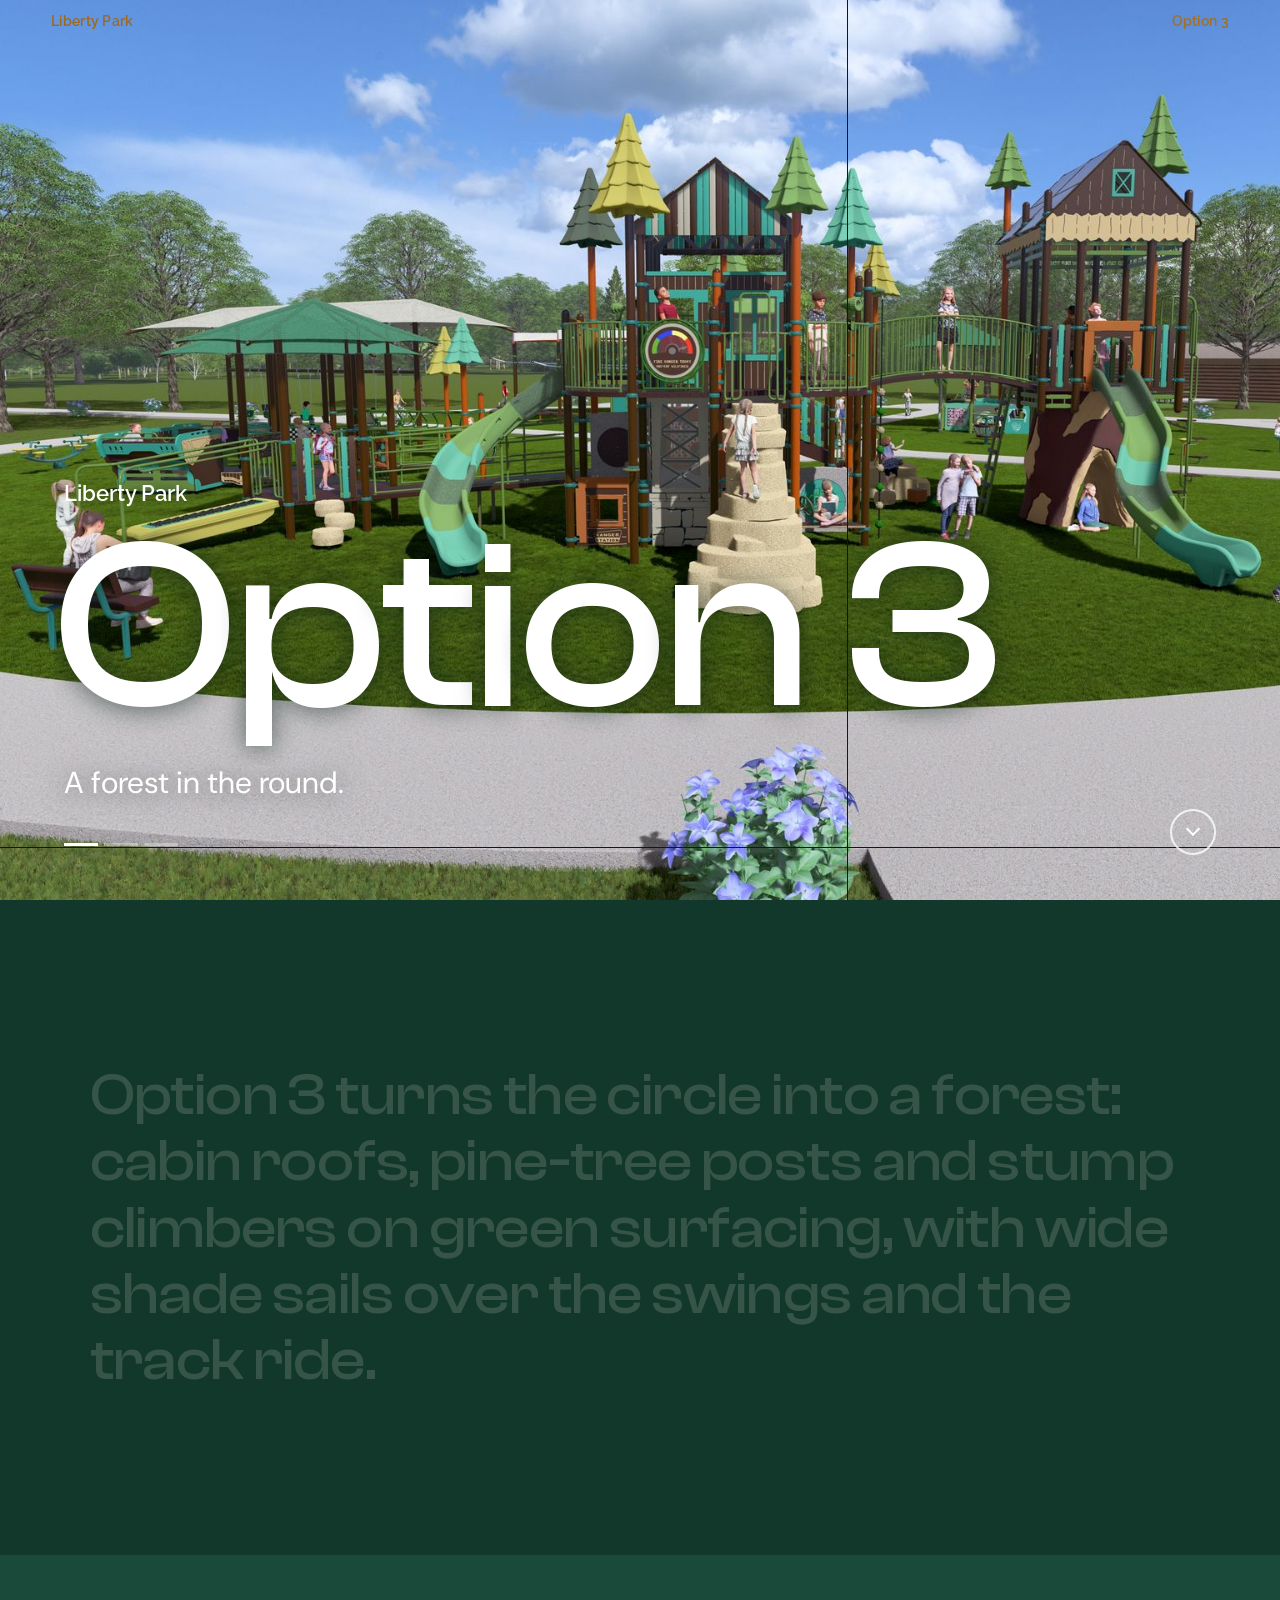
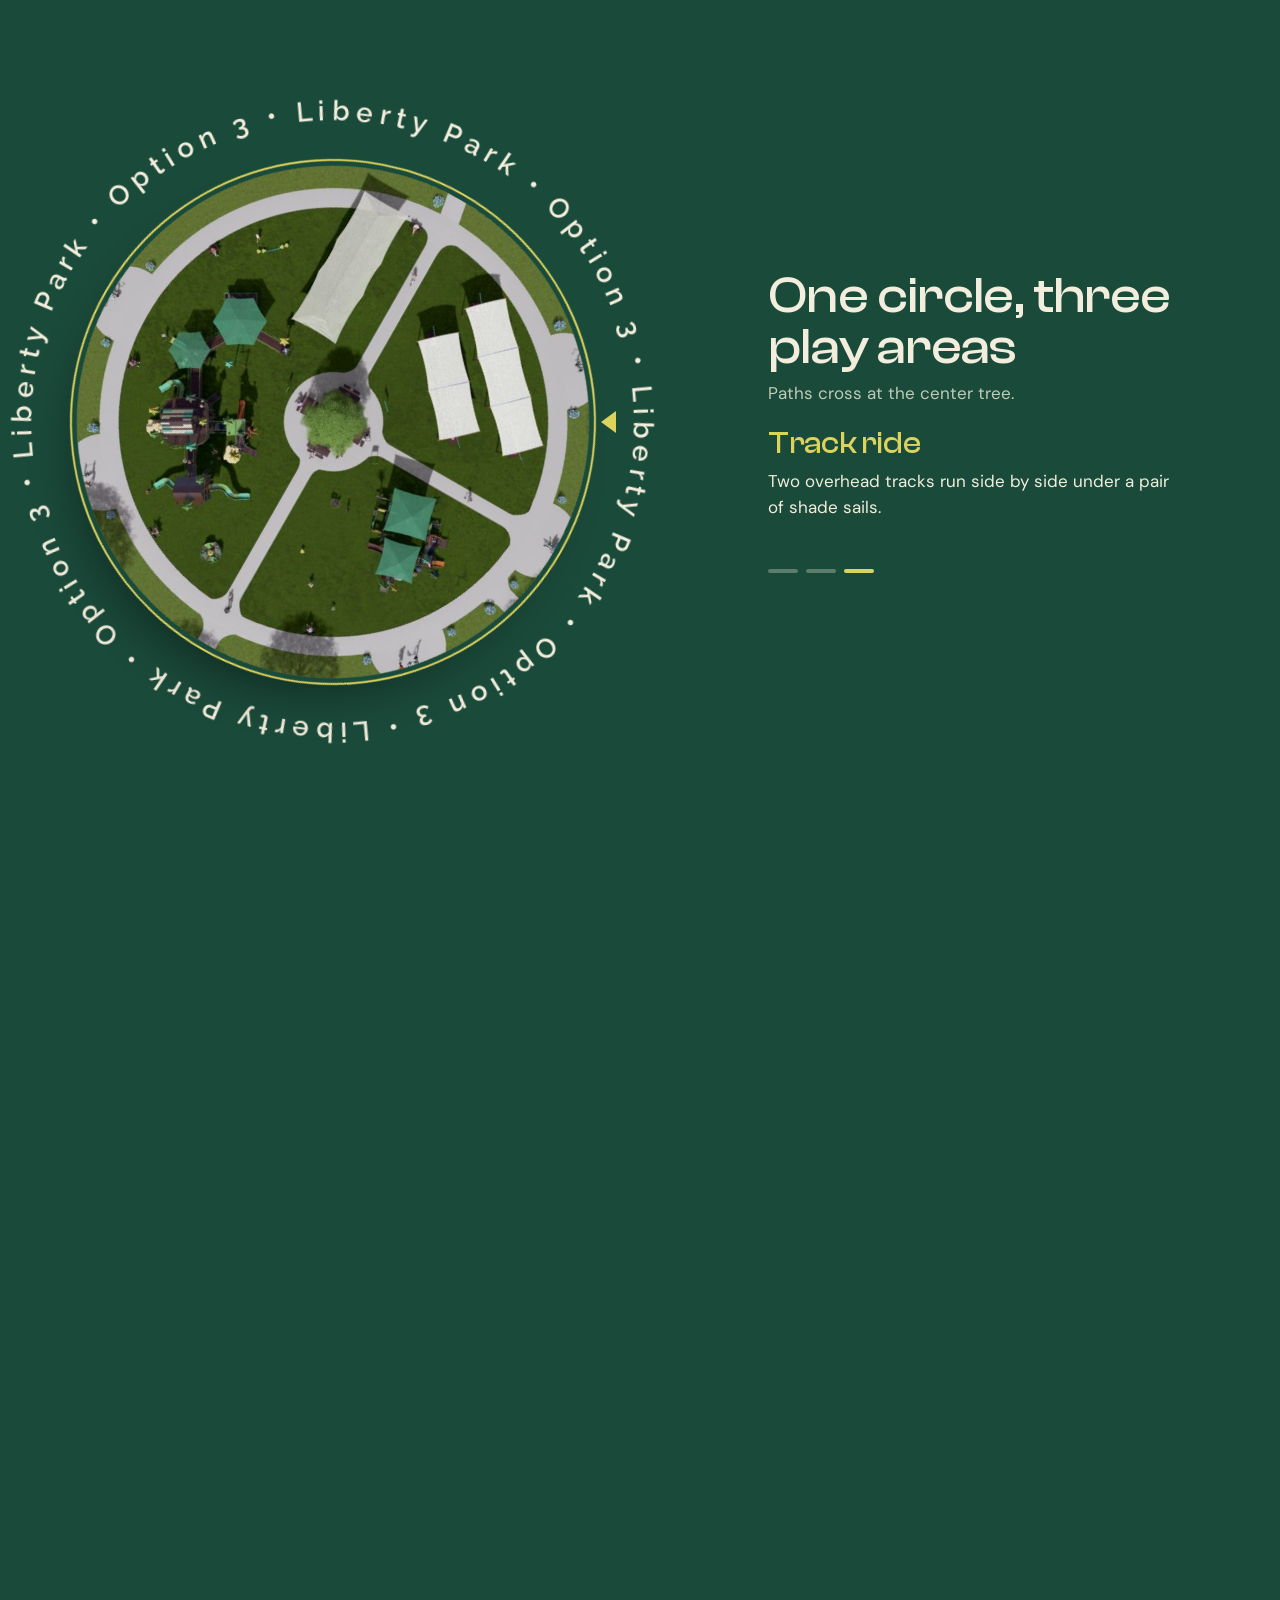
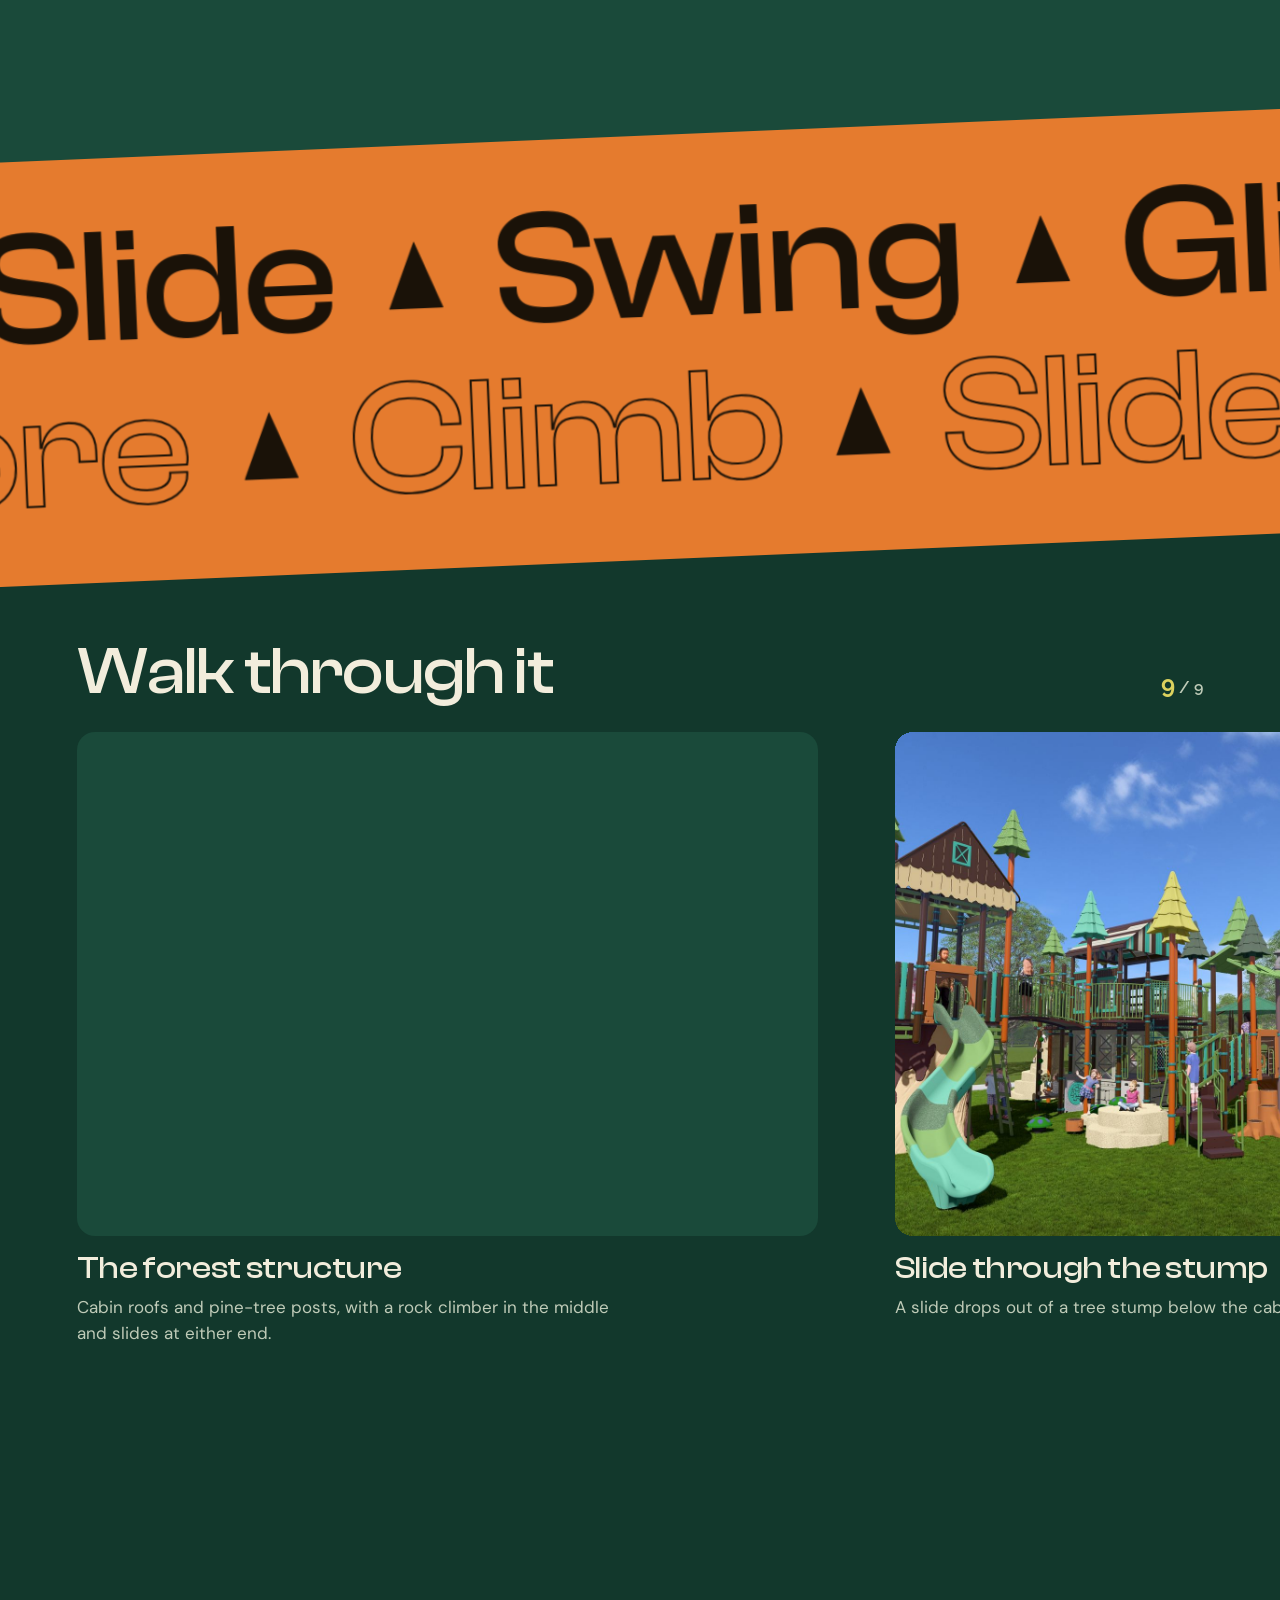
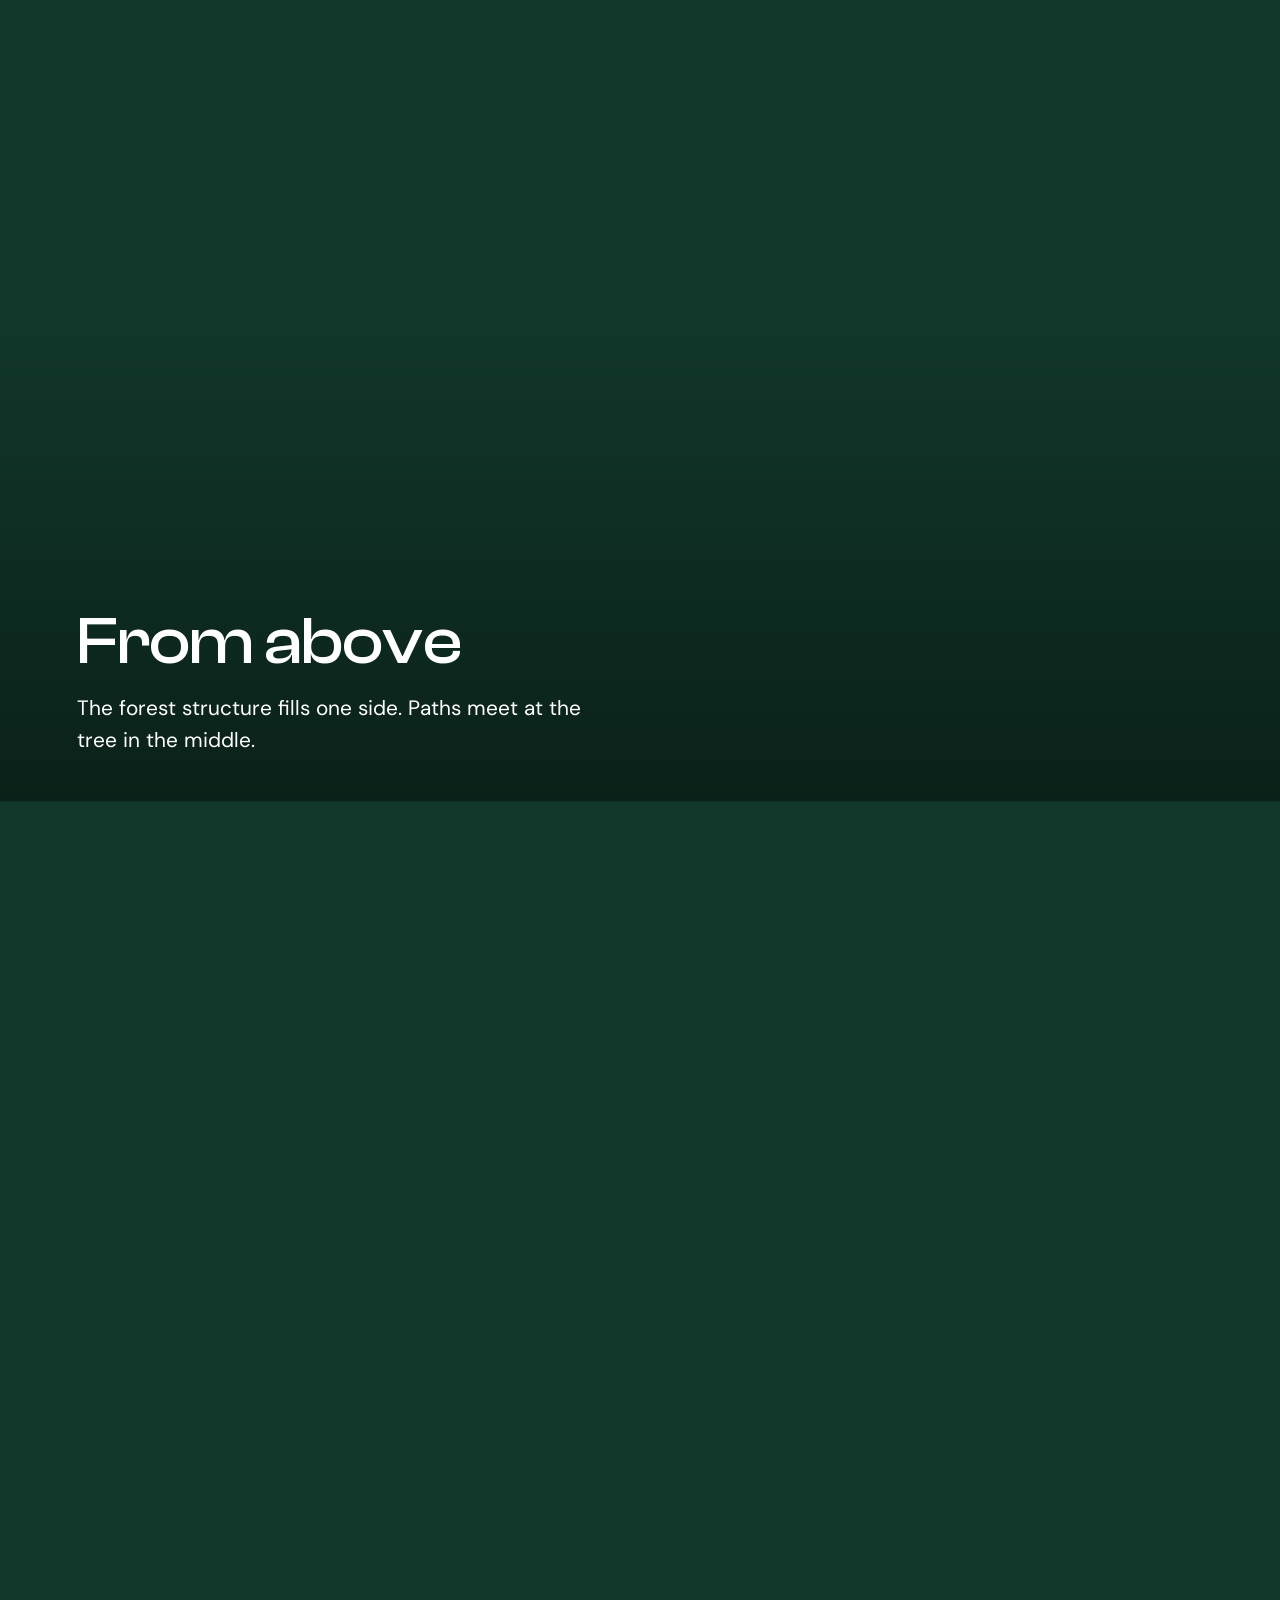
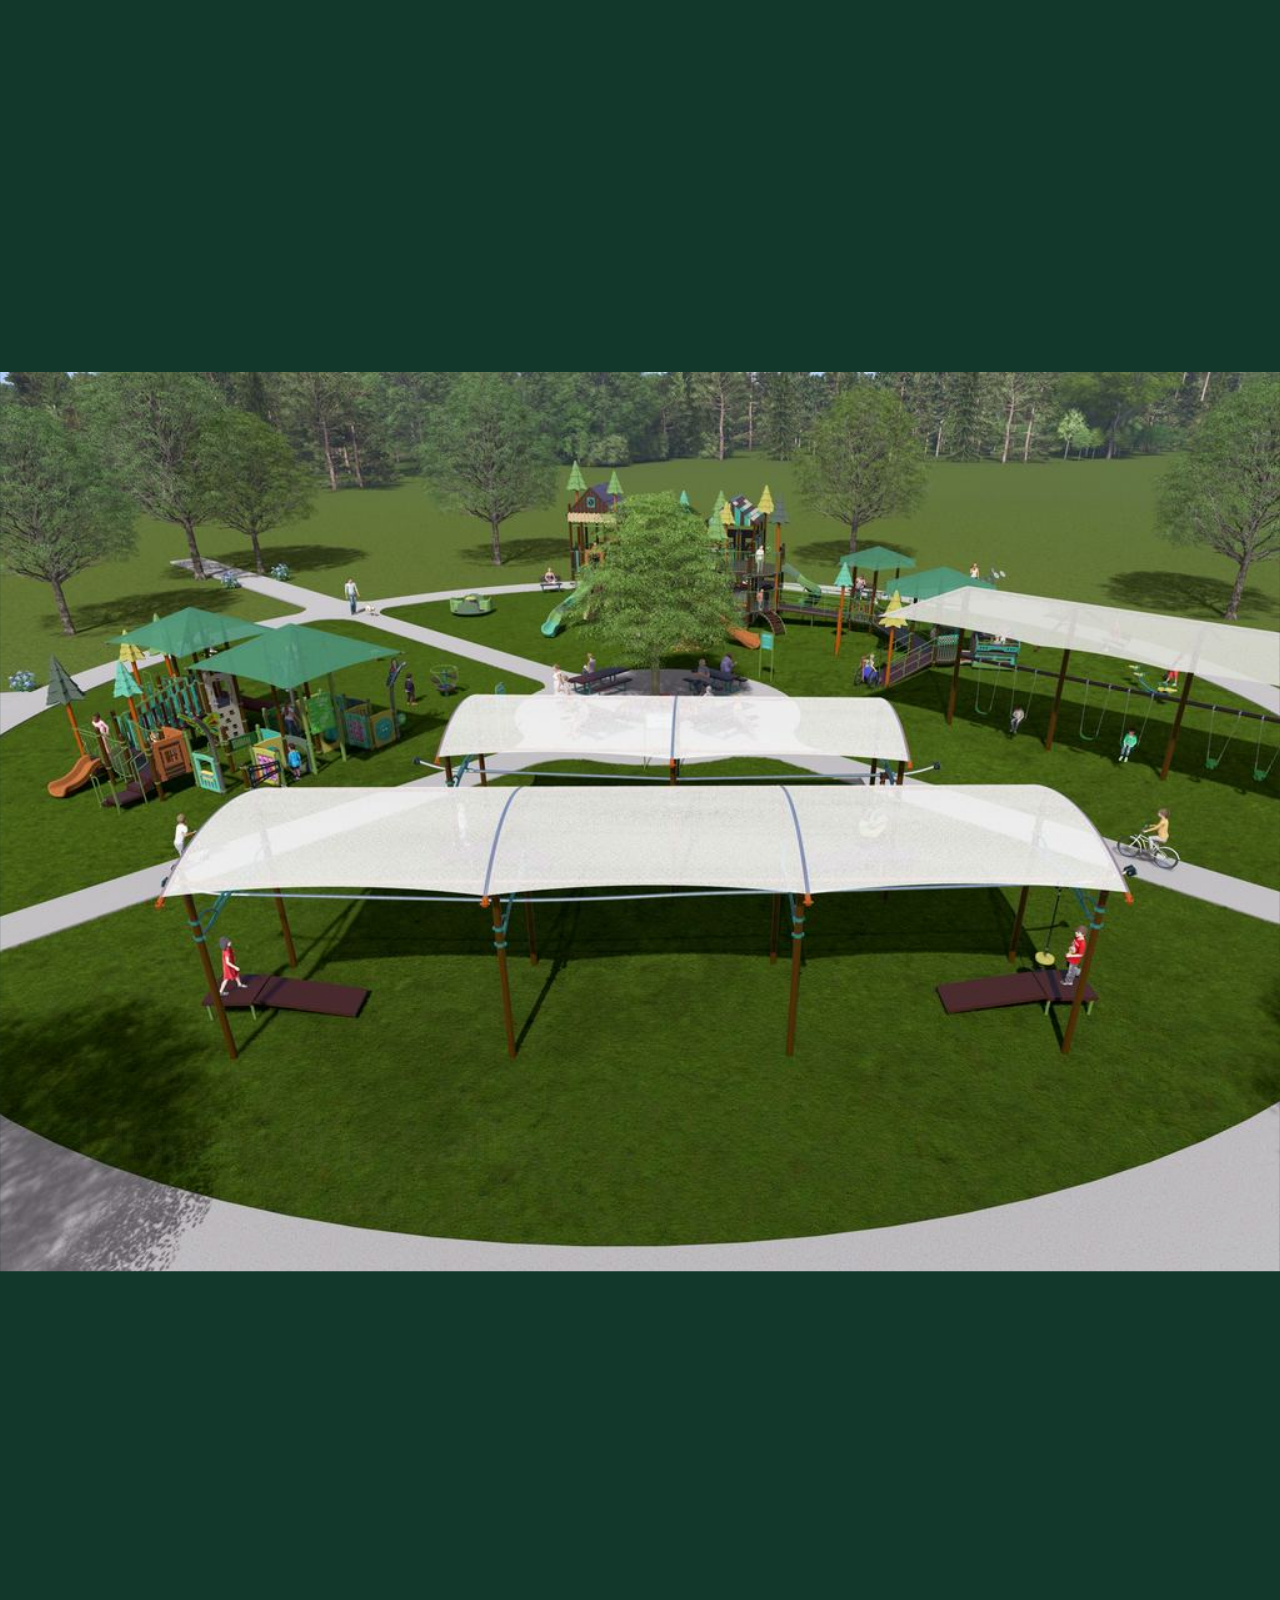
<file: option-3/index.html>
<!doctype html>
<html lang="en">
<head>
<meta charset="utf-8">
<meta name="viewport" content="width=device-width, initial-scale=1, viewport-fit=cover">
<title>Liberty Park, Option 3</title>
<meta name="description" content="Option 3 turns the circle into a forest: cabin roofs, pine-tree posts and stump climbers on green surfacing, with wide shade sails over the swings and the track ride.">
<meta name="theme-color" content="#12382C">
<meta property="og:type" content="website">
<meta property="og:title" content="Liberty Park, Option 3">
<meta property="og:description" content="A forest in the round.">
<meta property="og:image" content="https://jdietz18.github.io/Liberty-Park/img/option-3/01-1280.jpg">
<meta property="og:url" content="https://jdietz18.github.io/Liberty-Park/option-3/">
<link rel="icon" href="data:image/svg+xml,%3Csvg%20xmlns%3D%27http%3A%2F%2Fwww.w3.org%2F2000%2Fsvg%27%20viewBox%3D%270%200%2064%2064%27%3E%3Ccircle%20cx%3D%2732%27%20cy%3D%2732%27%20r%3D%2732%27%20fill%3D%27%23E57B2E%27%2F%3E%3Ctext%20x%3D%2732%27%20y%3D%2745%27%20font-family%3D%27Arial%2Csans-serif%27%20font-size%3D%2738%27%20font-weight%3D%27700%27%20text-anchor%3D%27middle%27%20fill%3D%27%231A1208%27%3E3%3C%2Ftext%3E%3C%2Fsvg%3E">
<link rel="preconnect" href="https://fonts.googleapis.com">
<link rel="preconnect" href="https://fonts.gstatic.com" crossorigin>
<link href="https://fonts.googleapis.com/css2?family=DM+Sans:opsz,wght@9..40,400;9..40,500;9..40,700&family=Raleway:wght@500;600;700&display=swap" rel="stylesheet">
<link rel="preload" as="image" href="../img/option-3/01-1920.jpg" imagesrcset="../img/option-3/01-1280.jpg 1280w, ../img/option-3/01-1920.jpg 1920w, ../img/option-3/01-2560.jpg 2560w" imagesizes="(max-width: 700px) 640px, 120vw">
<script>document.documentElement.className = 'js' + (matchMedia('(prefers-reduced-motion: reduce)').matches ? '' : ' motion');</script>
<style>
@font-face{font-family:"Clash Display";font-weight:500;font-style:normal;font-display:swap;src:url([data-uri]) format("woff2")}
:root{--bg:#12382C;--panel:#1A4A3A;--ink:#F2EDDC;--muted:#BFCBB8;--a1:#E57B2E;--a2:#DCD25E;--a3:#49BE95;--on-a1:#1A1208;--scrim:10, 30, 22}
/* Liberty Park option pages. Inlined into each page by build.py.
   Colors come from :root variables that build.py writes per option.
   Motion rules live under .motion (set in <head> unless the visitor asks for
   reduced motion); without it every section falls back to a plain layout. */

*,*::before,*::after{box-sizing:border-box}
*{margin:0}
html{-webkit-text-size-adjust:100%}
body{background:var(--bg);color:var(--ink);font:400 17px/1.55 "DM Sans",system-ui,-apple-system,"Segoe UI",sans-serif;overflow-x:clip;-webkit-font-smoothing:antialiased}
img{display:block;max-width:100%}
button{font:inherit;color:inherit;background:none;border:0;padding:0;cursor:pointer}
h1,h2,h3,.foot__big,.band__row{font-family:"Clash Display","DM Sans",system-ui,sans-serif;font-weight:500;line-height:.98;letter-spacing:-.012em}
h2{font-size:clamp(2rem,7.4vw,4.2rem)}
:focus-visible{outline:3px solid var(--a2);outline-offset:3px}

/* ---------- top bar ---------- */
.bar{position:fixed;inset:0 0 auto 0;z-index:40;display:flex;justify-content:space-between;padding:calc(14px + env(safe-area-inset-top)) max(18px,4vw) 12px;font:600 14px/1 "Raleway",sans-serif;letter-spacing:.02em;color:#fff;mix-blend-mode:difference;pointer-events:none}
.bar__progress{position:absolute;left:0;right:0;bottom:0;height:3px;background:#fff;transform:scaleX(0);transform-origin:0 50%}

/* ---------- opening iris ---------- */
.iris{display:none}
.motion .iris{display:grid;place-items:center;position:absolute;inset:0 0 auto 0;height:100svh;min-height:560px;background:var(--a1);z-index:1}
.iris__ring{width:22vmin;height:22vmin;border-radius:50%;border:3px solid var(--on-a1);border-right-color:transparent;animation:spin 1s linear infinite}
.motion.opened .iris{display:none}
@keyframes spin{to{transform:rotate(360deg)}}

/* ---------- hero ---------- */
.hero{position:relative;z-index:2;height:100svh;min-height:560px;overflow:hidden;background:rgb(var(--scrim));--w:max(118vw,calc(100svh * 1.3))}
.motion .hero{clip-path:circle(0 at 50% 56%)}
.motion.ready .hero{clip-path:circle(150% at 50% 56%);transition:clip-path 1.6s cubic-bezier(.76,0,.18,1)}
.motion.opened .hero{clip-path:none;transition:none}
/* The incoming slide fades in over the outgoing one, which stays solid
   underneath (.was) so the dark background never shows through mid-change. */
.hero__slide{position:absolute;inset:0;opacity:0}
.hero__slide.was{opacity:1;z-index:1}
.hero__slide.on{opacity:1;z-index:2;transition:opacity 1.8s ease}
.hero__slide img{position:absolute;top:0;left:0;height:100%;width:100%;max-width:none;object-fit:cover}
.motion .hero__slide img{width:var(--w);animation:pan 18s ease-in-out infinite alternate;will-change:transform}
.motion .hero__slide:nth-child(even) img{animation-direction:alternate-reverse}
@keyframes pan{
  from{transform:translate3d(0,0,0) scale(1.03)}
  to{transform:translate3d(calc(100vw - var(--w)),0,0) scale(1.1)}
}
.hero::after{content:"";position:absolute;inset:0;pointer-events:none;background:linear-gradient(180deg,rgba(var(--scrim),.5) 0,rgba(var(--scrim),0) 26%,rgba(var(--scrim),0) 42%,rgba(var(--scrim),.86) 100%)}
.hero__text{position:absolute;z-index:2;left:max(18px,5vw);right:max(18px,5vw);bottom:calc(11vh + env(safe-area-inset-bottom));color:#fff;text-shadow:0 2px 26px rgba(var(--scrim),.6);will-change:transform,opacity}
.hero__park{font:600 clamp(1rem,2.6vw,1.35rem)/1 "Raleway",sans-serif;margin-bottom:.5em}
.hero__title{font-size:clamp(4rem,19.5vw,15rem);line-height:.86;overflow:hidden;padding:.04em 0 .14em;margin-left:-.04em}
.hero__title .ch{display:inline-block;white-space:pre}
.motion .hero__title .ch{transform:translateY(118%) rotate(8deg);transform-origin:0 100%}
.motion.ready .hero__title .ch{transform:none;transition:transform 1s cubic-bezier(.16,.84,.24,1) calc(.75s + var(--i) * 55ms)}
.hero__line{font-size:clamp(1.15rem,3.4vw,1.9rem);line-height:1.2;max-width:22ch}
.motion .hero__park,.motion .hero__line{opacity:0;transform:translateY(14px)}
.motion.ready .hero__park,.motion.ready .hero__line{opacity:1;transform:none;transition:opacity .8s ease 1.3s,transform .8s ease 1.3s}
.hero__ticks{position:absolute;z-index:2;left:max(18px,5vw);bottom:calc(6vh + env(safe-area-inset-bottom));display:flex;gap:6px}
.hero__ticks i{display:block;width:34px;height:3px;background:rgba(255,255,255,.34);overflow:hidden}
.hero__ticks i::after{content:"";display:block;height:100%;background:#fff;transform:scaleX(0);transform-origin:0 50%}
.hero__ticks i.on::after{animation:tick var(--slide-ms,6500ms) linear forwards}
@keyframes tick{to{transform:scaleX(1)}}
.hero__cue{position:absolute;z-index:2;right:max(18px,5vw);bottom:calc(5vh + env(safe-area-inset-bottom));width:46px;height:46px;border-radius:50%;border:2px solid rgba(255,255,255,.8);display:grid;place-items:center}
.hero__cue span{width:10px;height:10px;border-right:2px solid #fff;border-bottom:2px solid #fff;transform:translateY(-3px) rotate(45deg)}
.motion .hero__cue span{animation:cue 1.6s ease-in-out infinite}
@keyframes cue{0%,100%{transform:translateY(-6px) rotate(45deg)}50%{transform:translateY(2px) rotate(45deg)}}

/* ---------- lede ---------- */
.lede{padding:clamp(5rem,18vh,11rem) max(22px,7vw)}
.lede__text{font-family:"Clash Display","DM Sans",sans-serif;font-weight:500;font-size:clamp(1.75rem,5.4vw,3.7rem);line-height:1.12;letter-spacing:-.01em;max-width:20em}
.motion .lede__text .w{opacity:.16}

/* ---------- plan wheel ---------- */
.wheel{position:relative;background:var(--panel)}
.motion .wheel{height:380vh}
.wheel__pin{display:grid;gap:3.5vh;padding:78px max(22px,6vw) 5vh;align-content:center;justify-items:center;overflow:hidden}
.motion .wheel__pin{position:sticky;top:0;height:100svh;min-height:560px}
.wheel__stage{position:relative;width:min(66vw,38svh);aspect-ratio:1;margin:min(9vw,5svh) 0}
.wheel__disc{position:absolute;inset:0;border-radius:50%;overflow:hidden;will-change:transform;box-shadow:0 0 0 5px var(--panel),0 0 0 7px var(--a2),0 34px 60px -24px rgba(0,0,0,.55)}
.wheel__disc img{position:absolute;height:100%;width:auto;max-width:none}
.wheel__ring{position:absolute;inset:-14%;width:128%;height:128%;overflow:visible;will-change:transform}
.wheel__ring text{font:600 8.4px "Raleway",sans-serif;fill:var(--ink);letter-spacing:.06em}
.wheel__pointer{position:absolute;left:50%;top:100%;margin:10px 0 0 -11px;border:11px solid transparent;border-top:0;border-bottom:15px solid var(--a2)}
.wheel__copy{width:100%;max-width:30rem;text-align:center}
.wheel__copy h2{font-size:clamp(1.7rem,6.2vw,3.2rem)}
.wheel__sub{color:var(--muted);margin-top:.5em}
.wheel__zones{list-style:none;padding:0;margin-top:1.3em;display:grid;gap:1.2em}
.wheel__zones h3{font-size:clamp(1.3rem,4.6vw,1.9rem);color:var(--a2);margin-bottom:.3em}
.wheel__zones p{max-width:34ch;margin-inline:auto}
.motion .wheel__zones{gap:0}
.motion .wheel__zones li{grid-area:1/1;opacity:0;transform:translateY(18px);transition:opacity .45s ease,transform .45s ease}
.motion .wheel__zones li.on{opacity:1;transform:none}
.wheel__ticks{display:none}
.motion .wheel__ticks{display:flex;justify-content:center;gap:8px;margin-top:1.3em}
.wheel__ticks i{width:30px;height:4px;border-radius:2px;background:var(--muted);opacity:.4;transition:opacity .3s,background .3s}
.wheel__ticks i.on{background:var(--a2);opacity:1}

@media (min-width:900px) and (min-aspect-ratio:1/1){
  .wheel__pin{grid-template-columns:auto minmax(0,30rem);gap:8vw;justify-content:center;align-items:center}
  .wheel__stage{width:min(40vw,62svh);margin:0 6vw 0 0}
  .wheel__pointer{left:100%;top:50%;margin:-11px 0 0 12px;border:11px solid transparent;border-left:0;border-right:15px solid var(--a2)}
  .wheel__copy{text-align:left}
  .wheel__zones p{margin-inline:0}
  .motion .wheel__ticks{justify-content:flex-start}
}

/* ---------- word band ---------- */
.band{position:relative;z-index:3;overflow:hidden;padding:5vh 0;background:var(--a1);color:var(--on-a1);transform:rotate(-2.4deg) scale(1.06);margin:-3vh 0}
.band--back{transform:rotate(2.4deg) scale(1.06);background:var(--bg);color:var(--ink)}
.band__row{display:flex;align-items:center;gap:.32em;width:max-content;white-space:nowrap;font-size:clamp(3.2rem,13vw,9.5rem);line-height:1.02;will-change:transform}
.band__row--line span{color:transparent;-webkit-text-stroke:2px var(--on-a1)}
.band--back .band__row--line span{-webkit-text-stroke-color:var(--a2)}
.band--back .band__row i{color:var(--a2)}
.band__row i{flex:0 0 auto;width:.34em;height:.34em;display:block}
.opt-1 .band__row i{border-radius:50%;border:.07em solid currentColor}
.opt-2 .band__row i{border-radius:1em 1em 0 0;border:.07em solid currentColor;border-bottom:0;height:.2em}
.opt-3 .band__row i{background:currentColor;clip-path:polygon(50% 0,100% 100%,0 100%);height:.42em}
html:not(.motion) .band{transform:none;margin:0}
html:not(.motion) .band__row{font-size:clamp(2rem,8vw,5rem)}

/* ---------- walk ---------- */
.walk{position:relative}
.walk__pin{display:flex;flex-direction:column;gap:3vh;padding:clamp(4rem,12vh,7rem) 0 6vh}
.walk__head{display:flex;justify-content:space-between;align-items:baseline;gap:1rem;padding:0 max(22px,6vw)}
.walk__count{font:600 1rem/1 "Raleway",sans-serif;color:var(--muted);white-space:nowrap;display:none}
.walk__count b{color:var(--a2);font-size:1.5em}
.walk__track{display:flex;gap:6vw;padding:0 max(22px,6vw) 12px;overflow-x:auto;scroll-snap-type:x mandatory;-webkit-overflow-scrolling:touch}
.scene{flex:0 0 auto;width:min(82vw,60rem);scroll-snap-align:center}
.scene__frame{display:block;width:100%;aspect-ratio:16/9;overflow:hidden;border-radius:18px;background:var(--panel)}
.scene__frame img{width:100%;height:100%;object-fit:cover}
.scene figcaption{padding-top:1em;max-width:34rem}
.scene h3{font-size:clamp(1.35rem,4.6vw,2rem);margin-bottom:.3em}
.scene p{color:var(--muted)}

.motion .walk{height:calc(100vh + var(--n) * 80vh)}
.motion .walk__pin{position:sticky;top:0;height:100svh;min-height:560px;justify-content:center;overflow:hidden;padding:78px 0 4vh}
.motion .walk__count{display:block}
.motion .walk__track{overflow:visible;scroll-snap-type:none;width:max-content;padding-bottom:0;will-change:transform}
.motion .scene{width:min(80vw,calc(58svh * 1.42))}
.motion .scene__frame{aspect-ratio:auto;height:46svh}
.motion .scene__frame img{width:auto;height:100%;min-width:100%;max-width:none;aspect-ratio:16/9;will-change:transform}
@media (min-width:900px) and (min-aspect-ratio:1/1){
  .motion .scene__frame{height:56svh}
}

/* ---------- aerials ---------- */
.above{position:relative;--e:1;--c:1;--p:.5}
.above__frame{position:relative;aspect-ratio:16/9;overflow:hidden}
.above__frame img{width:100%;height:100%;object-fit:cover}
.above__cap{padding:1.4em max(22px,6vw) 3.5em}
.above__cap h2{margin-bottom:.25em}
.above__cap p{max-width:36ch;font-size:clamp(1.05rem,2.6vw,1.3rem)}

.motion .above{height:230vh}
.motion .above__pin{position:sticky;top:0;height:100svh;min-height:560px;overflow:hidden}
.motion .above__frame{aspect-ratio:auto;height:100%;clip-path:inset(calc((1 - var(--e)) * 20%) calc((1 - var(--e)) * 9%) round calc((1 - var(--e)) * 44px))}
.motion .above__frame img{object-position:calc(22% + 56% * var(--p)) 50%;transform:scale(calc(1.34 - .34 * var(--e)));will-change:transform}
.motion .above__frame::after{content:"";position:absolute;inset:0;background:linear-gradient(180deg,rgba(var(--scrim),0) 45%,rgba(var(--scrim),.88) 100%);opacity:var(--c)}
.motion .above__cap{position:absolute;left:0;right:0;bottom:calc(5vh + env(safe-area-inset-bottom));padding-bottom:0;color:#fff;opacity:var(--c);transform:translateY(calc((1 - var(--c)) * 30px))}

/* ---------- every view ---------- */
.views{position:relative;z-index:4;padding:clamp(4.5rem,14vh,9rem) max(14px,4vw) clamp(4rem,10vh,7rem);background:var(--bg)}
.views__head{padding:0 max(8px,2vw);margin-bottom:2.2em}
.views__head p{color:var(--muted);margin-top:.5em}
.views__grid{display:flex;flex-wrap:wrap;gap:10px}
.view{position:relative;flex:1 1 calc(50% - 10px);aspect-ratio:16/9;overflow:hidden;border-radius:12px;background:var(--panel)}
.view:nth-child(3n+1){flex-basis:100%}
.view img{width:100%;height:100%;object-fit:cover;transition:transform .6s cubic-bezier(.2,.7,.2,1)}
.view span{position:absolute;left:0;right:0;bottom:0;padding:2.2em .9em .7em;text-align:left;font:600 .86rem/1.2 "Raleway",sans-serif;color:#fff;background:linear-gradient(180deg,rgba(var(--scrim),0),rgba(var(--scrim),.8))}
.view:hover img,.view:focus-visible img{transform:scale(1.06)}
.motion .view{clip-path:inset(0 0 100% 0 round 12px)}
.motion .view img{transform:scale(1.25)}
.motion .view.in{clip-path:inset(0 round 12px);transition:clip-path .9s cubic-bezier(.2,.8,.2,1) calc(var(--d,0) * 90ms)}
.motion .view.in img{transform:none;transition:transform 1.3s cubic-bezier(.2,.8,.2,1) calc(var(--d,0) * 90ms)}
.motion .view.in:hover img{transform:scale(1.06);transition-delay:0s}
@media (min-width:900px){
  .views__grid{gap:14px}
  .view{flex:1 1 calc(33.333% - 14px)}
  .view:nth-child(3n+1){flex-basis:calc(33.333% - 14px)}
  .view:nth-child(5n+1){flex-basis:calc(60% - 14px)}
}

.motion [data-rise]{clip-path:inset(0 0 100% 0);transform:translateY(.35em)}
.motion [data-rise].in{clip-path:inset(-10% 0 -20% 0);transform:none;transition:clip-path .9s cubic-bezier(.2,.8,.2,1),transform .9s cubic-bezier(.2,.8,.2,1)}

/* ---------- footer ---------- */
.foot{position:relative;z-index:4;padding:clamp(3.5rem,10vh,6rem) max(22px,6vw) calc(3rem + env(safe-area-inset-bottom));background:var(--a1);color:var(--on-a1);overflow:hidden}
.foot__big{font-size:clamp(4rem,19.5vw,15rem);line-height:.86;margin:0 0 .18em -.04em}
.foot__line{font:600 1.05rem/1.4 "Raleway",sans-serif}
.foot__note{max-width:44ch;margin-top:.6em;opacity:.86;font-size:.95rem}
.foot__others{display:flex;flex-wrap:wrap;align-items:center;gap:.7em;margin-top:2em;font:600 1rem "Raleway",sans-serif}
.foot__others span{flex:1 0 100%}
.foot .foot__others a{padding:.75em 1.3em;border-radius:999px;background:var(--on-a1);color:var(--a1);text-decoration:none}
.foot a{color:inherit}
.foot__top{display:inline-block;margin-top:2em;font:600 1rem "Raleway",sans-serif;padding:.75em 1.3em;border:2px solid currentColor;border-radius:999px;text-decoration:none}

/* ---------- full-size viewer ---------- */
.lb{position:fixed;inset:0;z-index:60;background:rgba(var(--scrim),.97);color:#fff;display:grid;grid-template-rows:1fr auto}
.lb[hidden]{display:none}
.lb__scroll{min-height:0;display:flex;align-items:center;justify-content:center;overflow:hidden;padding:calc(58px + env(safe-area-inset-top)) 0 0}
.lb__scroll img{max-width:100%;max-height:100%;width:auto;height:auto;object-fit:contain}
.lb.fill .lb__scroll{overflow-x:auto;justify-content:flex-start;-webkit-overflow-scrolling:touch}
.lb.fill .lb__scroll img{height:100%;max-height:none;max-width:none;width:auto;aspect-ratio:16/9;flex:0 0 auto}
.lb__cap{padding:.9em 20px calc(5.2em + env(safe-area-inset-bottom));font-size:.95rem;line-height:1.35;text-align:center}
.lb__cap b{display:block;font:600 1rem "Raleway",sans-serif;margin-bottom:.15em}
.lb__btn{position:absolute;width:48px;height:48px;border-radius:50%;background:rgba(255,255,255,.14);display:grid;place-items:center;-webkit-backdrop-filter:blur(8px);backdrop-filter:blur(8px)}
.lb__btn svg{width:22px;height:22px;fill:none;stroke:#fff;stroke-width:2.4;stroke-linecap:round;stroke-linejoin:round}
.lb__x{top:calc(8px + env(safe-area-inset-top));right:12px}
.lb__prev{left:14px;bottom:calc(16px + env(safe-area-inset-bottom))}
.lb__next{right:14px;bottom:calc(16px + env(safe-area-inset-bottom))}
.lb__fit{position:absolute;left:50%;bottom:calc(22px + env(safe-area-inset-bottom));transform:translateX(-50%);font:600 .9rem "Raleway",sans-serif;padding:.6em 1.1em;border-radius:999px;background:rgba(255,255,255,.14);white-space:nowrap}
.motion .lb:not([hidden]) .lb__scroll img{animation:lb-in .45s cubic-bezier(.2,.8,.2,1)}
@keyframes lb-in{from{opacity:0;transform:scale(.94)}to{opacity:1;transform:none}}
.lb-open{overflow:hidden}

</style>
</head>
<body class="opt-3" id="top">

<div class="iris" aria-hidden="true"><span class="iris__ring"></span></div>

<header class="bar">
  <span>Liberty Park</span>
  <span>Option 3</span>
  <i class="bar__progress"></i>
</header>

<main>

<section class="hero">
  <div class="hero__slides">
    <div class="hero__slide on"><img src="../img/option-3/01-1920.jpg" srcset="../img/option-3/01-1280.jpg 1280w, ../img/option-3/01-1920.jpg 1920w, ../img/option-3/01-2560.jpg 2560w" sizes="(max-width: 700px) 640px, 120vw" width="2560" height="1440" alt="The forest structure. Cabin roofs and pine-tree posts, with a rock climber in the middle and slides at either end." decoding="async"></div>
    <div class="hero__slide"><img src="../img/option-3/09-1920.jpg" srcset="../img/option-3/09-1280.jpg 1280w, ../img/option-3/09-1920.jpg 1920w, ../img/option-3/09-2560.jpg 2560w" sizes="(max-width: 700px) 640px, 120vw" width="2560" height="1440" alt="Aerial, forest structure in front. The forest structure fills one side of the circle." loading="lazy" decoding="async"></div>
    <div class="hero__slide"><img src="../img/option-3/04-1920.jpg" srcset="../img/option-3/04-1280.jpg 1280w, ../img/option-3/04-1920.jpg 1920w, ../img/option-3/04-2560.jpg 2560w" sizes="(max-width: 700px) 640px, 120vw" width="2560" height="1440" alt="Slide through the stump. A slide drops out of a tree stump below the cabin tower." loading="lazy" decoding="async"></div>
  </div>
  <div class="hero__text">
    <p class="hero__park">Liberty Park</p>
    <h1 class="hero__title" data-chars>Option 3</h1>
    <p class="hero__line">A forest in the round.</p>
  </div>
  <div class="hero__ticks" aria-hidden="true"><i></i><i></i><i></i></div>
  <a class="hero__cue" href="#lede" aria-label="Scroll down to the design"><span></span></a>
</section>

<section class="lede" id="lede">
  <p class="lede__text" data-words>Option 3 turns the circle into a forest: cabin roofs, pine-tree posts and stump climbers on green surfacing, with wide shade sails over the swings and the track ride.</p>
</section>

<section class="wheel" id="plan">
  <div class="wheel__pin">
    <div class="wheel__stage">
      <svg class="wheel__ring" viewBox="0 0 200 200" aria-hidden="true">
        <defs><path id="ring-path" d="M100,100 m-92,0 a92,92 0 1,1 184,0 a92,92 0 1,1 -184,0"/></defs>
        <text><textPath href="#ring-path" textLength="572" lengthAdjust="spacing">Liberty Park  •  Option 3  •  Liberty Park  •  Option 3  •  Liberty Park  •  Option 3  •  Liberty Park  •  Option 3  •</textPath></text>
      </svg>
      <div class="wheel__disc">
        <img src="../img/option-3/03-1280.jpg" srcset="../img/option-3/03-1280.jpg 1280w, ../img/option-3/03-1920.jpg 1920w, ../img/option-3/03-2560.jpg 2560w" sizes="(max-width: 700px) 430px, 75vw" width="2560" height="1440" alt="Plan view of option 3: a circular play area divided by paths, with a tree at the center." style="left:-39.42%;top:0.00%">
      </div>
      <i class="wheel__pointer" aria-hidden="true"></i>
    </div>
    <div class="wheel__copy">
      <h2>One circle, three play areas</h2>
      <p class="wheel__sub">Paths cross at the center tree.</p>
      <ol class="wheel__zones">
        <li class="on"><h3>Forest structure</h3><p>Cabin towers, pine-tree posts and a rock climber fill the widest area, with swings under a sail along the path.</p></li>
        <li><h3>Smaller structure</h3><p>Play panels, a cabin and mushroom steppers under two green canopies.</p></li>
        <li><h3>Track ride</h3><p>Two overhead tracks run side by side under a pair of shade sails.</p></li>
      </ol>
      <div class="wheel__ticks" aria-hidden="true"><i class="on"></i><i></i><i></i></div>
    </div>
  </div>
</section>

<div class="band" aria-hidden="true">
  <div class="band__row band__row--fill" data-dir="-1"><span>Climb</span><i></i><span>Slide</span><i></i><span>Swing</span><i></i><span>Glide</span><i></i><span>Explore</span><i></i><span>Climb</span><i></i><span>Slide</span><i></i><span>Swing</span><i></i><span>Glide</span><i></i><span>Explore</span><i></i><span>Climb</span><i></i><span>Slide</span><i></i><span>Swing</span><i></i><span>Glide</span><i></i><span>Explore</span><i></i><span>Climb</span><i></i><span>Slide</span><i></i><span>Swing</span><i></i><span>Glide</span><i></i><span>Explore</span><i></i><span>Climb</span><i></i><span>Slide</span><i></i><span>Swing</span><i></i><span>Glide</span><i></i><span>Explore</span><i></i><span>Climb</span><i></i><span>Slide</span><i></i><span>Swing</span><i></i><span>Glide</span><i></i><span>Explore</span><i></i></div>
  <div class="band__row band__row--line" data-dir="1"><span>Climb</span><i></i><span>Slide</span><i></i><span>Swing</span><i></i><span>Glide</span><i></i><span>Explore</span><i></i><span>Climb</span><i></i><span>Slide</span><i></i><span>Swing</span><i></i><span>Glide</span><i></i><span>Explore</span><i></i><span>Climb</span><i></i><span>Slide</span><i></i><span>Swing</span><i></i><span>Glide</span><i></i><span>Explore</span><i></i><span>Climb</span><i></i><span>Slide</span><i></i><span>Swing</span><i></i><span>Glide</span><i></i><span>Explore</span><i></i><span>Climb</span><i></i><span>Slide</span><i></i><span>Swing</span><i></i><span>Glide</span><i></i><span>Explore</span><i></i><span>Climb</span><i></i><span>Slide</span><i></i><span>Swing</span><i></i><span>Glide</span><i></i><span>Explore</span><i></i></div>
</div>

<section class="walk" id="walk" style="--n:9">
  <div class="walk__pin">
    <header class="walk__head">
      <h2>Walk through it</h2>
      <p class="walk__count" aria-hidden="true"><b>1</b> / 9</p>
    </header>
    <div class="walk__track">
      <figure class="scene"><button class="scene__frame" type="button" data-open="0" aria-label="Open full size: The forest structure"><img src="../img/option-3/01-1280.jpg" srcset="../img/option-3/01-1280.jpg 1280w, ../img/option-3/01-1920.jpg 1920w, ../img/option-3/01-2560.jpg 2560w" sizes="(max-width: 700px) 600px, 72vw" width="2560" height="1440" alt="The forest structure. Cabin roofs and pine-tree posts, with a rock climber in the middle and slides at either end." decoding="async"></button><figcaption><h3>The forest structure</h3><p>Cabin roofs and pine-tree posts, with a rock climber in the middle and slides at either end.</p></figcaption></figure>
      <figure class="scene"><button class="scene__frame" type="button" data-open="3" aria-label="Open full size: Slide through the stump"><img src="../img/option-3/04-1280.jpg" srcset="../img/option-3/04-1280.jpg 1280w, ../img/option-3/04-1920.jpg 1920w, ../img/option-3/04-2560.jpg 2560w" sizes="(max-width: 700px) 600px, 72vw" width="2560" height="1440" alt="Slide through the stump. A slide drops out of a tree stump below the cabin tower." decoding="async"></button><figcaption><h3>Slide through the stump</h3><p>A slide drops out of a tree stump below the cabin tower.</p></figcaption></figure>
      <figure class="scene"><button class="scene__frame" type="button" data-open="5" aria-label="Open full size: Ramp onto the deck"><img src="../img/option-3/06-1280.jpg" srcset="../img/option-3/06-1280.jpg 1280w, ../img/option-3/06-1920.jpg 1920w, ../img/option-3/06-2560.jpg 2560w" sizes="(max-width: 700px) 600px, 72vw" width="2560" height="1440" alt="Ramp onto the deck. A ramp leads from the ground onto the structure." loading="lazy" decoding="async"></button><figcaption><h3>Ramp onto the deck</h3><p>A ramp leads from the ground onto the structure.</p></figcaption></figure>
      <figure class="scene"><button class="scene__frame" type="button" data-open="4" aria-label="Open full size: Mushroom steppers"><img src="../img/option-3/05-1280.jpg" srcset="../img/option-3/05-1280.jpg 1280w, ../img/option-3/05-1920.jpg 1920w, ../img/option-3/05-2560.jpg 2560w" sizes="(max-width: 700px) 600px, 72vw" width="2560" height="1440" alt="Mushroom steppers. Steppers, climbers and a slide along the edge of the smaller structure." loading="lazy" decoding="async"></button><figcaption><h3>Mushroom steppers</h3><p>Steppers, climbers and a slide along the edge of the smaller structure.</p></figcaption></figure>
      <figure class="scene"><button class="scene__frame" type="button" data-open="1" aria-label="Open full size: Smaller structure"><img src="../img/option-3/02-1280.jpg" srcset="../img/option-3/02-1280.jpg 1280w, ../img/option-3/02-1920.jpg 1920w, ../img/option-3/02-2560.jpg 2560w" sizes="(max-width: 700px) 600px, 72vw" width="2560" height="1440" alt="Smaller structure. Play panels, a cabin and a slide under two green canopies." loading="lazy" decoding="async"></button><figcaption><h3>Smaller structure</h3><p>Play panels, a cabin and a slide under two green canopies.</p></figcaption></figure>
      <figure class="scene"><button class="scene__frame" type="button" data-open="6" aria-label="Open full size: Play panels and chimes"><img src="../img/option-3/07-1280.jpg" srcset="../img/option-3/07-1280.jpg 1280w, ../img/option-3/07-1920.jpg 1920w, ../img/option-3/07-2560.jpg 2560w" sizes="(max-width: 700px) 600px, 72vw" width="2560" height="1440" alt="Play panels and chimes. Panels to spin, match and play music, at ground level." loading="lazy" decoding="async"></button><figcaption><h3>Play panels and chimes</h3><p>Panels to spin, match and play music, at ground level.</p></figcaption></figure>
      <figure class="scene"><button class="scene__frame" type="button" data-open="7" aria-label="Open full size: Track ride"><img src="../img/option-3/08-1280.jpg" srcset="../img/option-3/08-1280.jpg 1280w, ../img/option-3/08-1920.jpg 1920w, ../img/option-3/08-2560.jpg 2560w" sizes="(max-width: 700px) 600px, 72vw" width="2560" height="1440" alt="Track ride. Two overhead tracks run side by side beneath the shade sails." loading="lazy" decoding="async"></button><figcaption><h3>Track ride</h3><p>Two overhead tracks run side by side beneath the shade sails.</p></figcaption></figure>
      <figure class="scene"><button class="scene__frame" type="button" data-open="10" aria-label="Open full size: Track ride seats"><img src="../img/option-3/11-1280.jpg" srcset="../img/option-3/11-1280.jpg 1280w, ../img/option-3/11-1920.jpg 1920w, ../img/option-3/11-2560.jpg 2560w" sizes="(max-width: 700px) 600px, 72vw" width="2560" height="1440" alt="Track ride seats. One of the two tracks carries a molded, high-backed seat." loading="lazy" decoding="async"></button><figcaption><h3>Track ride seats</h3><p>One of the two tracks carries a molded, high-backed seat.</p></figcaption></figure>
      <figure class="scene"><button class="scene__frame" type="button" data-open="11" aria-label="Open full size: Shaded swings"><img src="../img/option-3/12-1280.jpg" srcset="../img/option-3/12-1280.jpg 1280w, ../img/option-3/12-1920.jpg 1920w, ../img/option-3/12-2560.jpg 2560w" sizes="(max-width: 700px) 600px, 72vw" width="2560" height="1440" alt="Shaded swings. A row of swings under one long sail." loading="lazy" decoding="async"></button><figcaption><h3>Shaded swings</h3><p>A row of swings under one long sail.</p></figcaption></figure>
    </div>
  </div>
</section>

<section class="above">
  <div class="above__pin">
    <div class="above__frame"><img src="../img/option-3/09-1280.jpg" srcset="../img/option-3/09-1280.jpg 1280w, ../img/option-3/09-1920.jpg 1920w, ../img/option-3/09-2560.jpg 2560w" sizes="(max-width: 700px) 640px, 100vw" width="2560" height="1440" alt="Aerial, forest structure in front. The forest structure fills one side of the circle." loading="lazy" decoding="async"></div>
    <div class="above__cap"><h2>From above</h2><p>The forest structure fills one side. Paths meet at the tree in the middle.</p></div>
  </div>
</section>

<section class="above">
  <div class="above__pin">
    <div class="above__frame"><img src="../img/option-3/13-1280.jpg" srcset="../img/option-3/13-1280.jpg 1280w, ../img/option-3/13-1920.jpg 1920w, ../img/option-3/13-2560.jpg 2560w" sizes="(max-width: 700px) 640px, 100vw" width="2560" height="1440" alt="Aerial, shade sails in front. Three shade sails cover the track ride and the swings." loading="lazy" decoding="async"></div>
    <div class="above__cap"><h2>Under the sails</h2><p>Three shade sails cover the track ride and the swings.</p></div>
  </div>
</section>

<div class="band band--back" aria-hidden="true">
  <div class="band__row band__row--line" data-dir="1"><span>Climb</span><i></i><span>Slide</span><i></i><span>Swing</span><i></i><span>Glide</span><i></i><span>Explore</span><i></i><span>Climb</span><i></i><span>Slide</span><i></i><span>Swing</span><i></i><span>Glide</span><i></i><span>Explore</span><i></i><span>Climb</span><i></i><span>Slide</span><i></i><span>Swing</span><i></i><span>Glide</span><i></i><span>Explore</span><i></i><span>Climb</span><i></i><span>Slide</span><i></i><span>Swing</span><i></i><span>Glide</span><i></i><span>Explore</span><i></i><span>Climb</span><i></i><span>Slide</span><i></i><span>Swing</span><i></i><span>Glide</span><i></i><span>Explore</span><i></i><span>Climb</span><i></i><span>Slide</span><i></i><span>Swing</span><i></i><span>Glide</span><i></i><span>Explore</span><i></i></div>
</div>

<section class="views" id="views">
  <header class="views__head">
    <h2 data-rise>Every view</h2>
    <p>Tap a picture to open it full size.</p>
  </header>
  <div class="views__grid">
    <button class="view" type="button" data-open="0" aria-label="Open full size: The forest structure"><img src="../img/option-3/01-1280.jpg" srcset="../img/option-3/01-1280.jpg 1280w, ../img/option-3/01-1920.jpg 1920w, ../img/option-3/01-2560.jpg 2560w" sizes="(max-width: 900px) 100vw, 60vw" width="2560" height="1440" alt="The forest structure. Cabin roofs and pine-tree posts, with a rock climber in the middle and slides at either end." loading="lazy" decoding="async"><span>The forest structure</span></button>
    <button class="view" type="button" data-open="1" aria-label="Open full size: Smaller structure"><img src="../img/option-3/02-1280.jpg" srcset="../img/option-3/02-1280.jpg 1280w, ../img/option-3/02-1920.jpg 1920w, ../img/option-3/02-2560.jpg 2560w" sizes="(max-width: 900px) 100vw, 60vw" width="2560" height="1440" alt="Smaller structure. Play panels, a cabin and a slide under two green canopies." loading="lazy" decoding="async"><span>Smaller structure</span></button>
    <button class="view" type="button" data-open="2" aria-label="Open full size: Plan view"><img src="../img/option-3/03-1280.jpg" srcset="../img/option-3/03-1280.jpg 1280w, ../img/option-3/03-1920.jpg 1920w, ../img/option-3/03-2560.jpg 2560w" sizes="(max-width: 900px) 100vw, 60vw" width="2560" height="1440" alt="Plan view. The whole circle from directly above." loading="lazy" decoding="async"><span>Plan view</span></button>
    <button class="view" type="button" data-open="3" aria-label="Open full size: Slide through the stump"><img src="../img/option-3/04-1280.jpg" srcset="../img/option-3/04-1280.jpg 1280w, ../img/option-3/04-1920.jpg 1920w, ../img/option-3/04-2560.jpg 2560w" sizes="(max-width: 900px) 100vw, 60vw" width="2560" height="1440" alt="Slide through the stump. A slide drops out of a tree stump below the cabin tower." loading="lazy" decoding="async"><span>Slide through the stump</span></button>
    <button class="view" type="button" data-open="4" aria-label="Open full size: Mushroom steppers"><img src="../img/option-3/05-1280.jpg" srcset="../img/option-3/05-1280.jpg 1280w, ../img/option-3/05-1920.jpg 1920w, ../img/option-3/05-2560.jpg 2560w" sizes="(max-width: 900px) 100vw, 60vw" width="2560" height="1440" alt="Mushroom steppers. Steppers, climbers and a slide along the edge of the smaller structure." loading="lazy" decoding="async"><span>Mushroom steppers</span></button>
    <button class="view" type="button" data-open="5" aria-label="Open full size: Ramp onto the deck"><img src="../img/option-3/06-1280.jpg" srcset="../img/option-3/06-1280.jpg 1280w, ../img/option-3/06-1920.jpg 1920w, ../img/option-3/06-2560.jpg 2560w" sizes="(max-width: 900px) 100vw, 60vw" width="2560" height="1440" alt="Ramp onto the deck. A ramp leads from the ground onto the structure." loading="lazy" decoding="async"><span>Ramp onto the deck</span></button>
    <button class="view" type="button" data-open="6" aria-label="Open full size: Play panels and chimes"><img src="../img/option-3/07-1280.jpg" srcset="../img/option-3/07-1280.jpg 1280w, ../img/option-3/07-1920.jpg 1920w, ../img/option-3/07-2560.jpg 2560w" sizes="(max-width: 900px) 100vw, 60vw" width="2560" height="1440" alt="Play panels and chimes. Panels to spin, match and play music, at ground level." loading="lazy" decoding="async"><span>Play panels and chimes</span></button>
    <button class="view" type="button" data-open="7" aria-label="Open full size: Track ride"><img src="../img/option-3/08-1280.jpg" srcset="../img/option-3/08-1280.jpg 1280w, ../img/option-3/08-1920.jpg 1920w, ../img/option-3/08-2560.jpg 2560w" sizes="(max-width: 900px) 100vw, 60vw" width="2560" height="1440" alt="Track ride. Two overhead tracks run side by side beneath the shade sails." loading="lazy" decoding="async"><span>Track ride</span></button>
    <button class="view" type="button" data-open="8" aria-label="Open full size: Aerial, forest structure in front"><img src="../img/option-3/09-1280.jpg" srcset="../img/option-3/09-1280.jpg 1280w, ../img/option-3/09-1920.jpg 1920w, ../img/option-3/09-2560.jpg 2560w" sizes="(max-width: 900px) 100vw, 60vw" width="2560" height="1440" alt="Aerial, forest structure in front. The forest structure fills one side of the circle." loading="lazy" decoding="async"><span>Aerial, forest structure in front</span></button>
    <button class="view" type="button" data-open="9" aria-label="Open full size: Aerial, sails and canopies"><img src="../img/option-3/10-1280.jpg" srcset="../img/option-3/10-1280.jpg 1280w, ../img/option-3/10-1920.jpg 1920w, ../img/option-3/10-2560.jpg 2560w" sizes="(max-width: 900px) 100vw, 60vw" width="2560" height="1440" alt="Aerial, sails and canopies. Shade sails on one side, green canopies on the other." loading="lazy" decoding="async"><span>Aerial, sails and canopies</span></button>
    <button class="view" type="button" data-open="10" aria-label="Open full size: Track ride seats"><img src="../img/option-3/11-1280.jpg" srcset="../img/option-3/11-1280.jpg 1280w, ../img/option-3/11-1920.jpg 1920w, ../img/option-3/11-2560.jpg 2560w" sizes="(max-width: 900px) 100vw, 60vw" width="2560" height="1440" alt="Track ride seats. One of the two tracks carries a molded, high-backed seat." loading="lazy" decoding="async"><span>Track ride seats</span></button>
    <button class="view" type="button" data-open="11" aria-label="Open full size: Shaded swings"><img src="../img/option-3/12-1280.jpg" srcset="../img/option-3/12-1280.jpg 1280w, ../img/option-3/12-1920.jpg 1920w, ../img/option-3/12-2560.jpg 2560w" sizes="(max-width: 900px) 100vw, 60vw" width="2560" height="1440" alt="Shaded swings. A row of swings under one long sail." loading="lazy" decoding="async"><span>Shaded swings</span></button>
    <button class="view" type="button" data-open="12" aria-label="Open full size: Aerial, shade sails in front"><img src="../img/option-3/13-1280.jpg" srcset="../img/option-3/13-1280.jpg 1280w, ../img/option-3/13-1920.jpg 1920w, ../img/option-3/13-2560.jpg 2560w" sizes="(max-width: 900px) 100vw, 60vw" width="2560" height="1440" alt="Aerial, shade sails in front. Three shade sails cover the track ride and the swings." loading="lazy" decoding="async"><span>Aerial, shade sails in front</span></button>
    <button class="view" type="button" data-open="13" aria-label="Open full size: Aerial, the forest structure"><img src="../img/option-3/14-1280.jpg" srcset="../img/option-3/14-1280.jpg 1280w, ../img/option-3/14-1920.jpg 1920w, ../img/option-3/14-2560.jpg 2560w" sizes="(max-width: 900px) 100vw, 60vw" width="2560" height="1440" alt="Aerial, the forest structure. The forest structure from above, with ramps linking its decks." loading="lazy" decoding="async"><span>Aerial, the forest structure</span></button>
  </div>
</section>

</main>

<footer class="foot">
  <p class="foot__big" aria-hidden="true">Option 3</p>
  <p class="foot__line">Liberty Park playground, option 3 of 3.</p>
  <p class="foot__note">Renderings show design intent. Colors, equipment and site details may change before construction.</p>
  <nav class="foot__others" aria-label="The other options"><span>See the other options</span><a href="../option-1/">Option 1</a><a href="../option-2/">Option 2</a></nav>
  <a class="foot__top" href="#top">Back to the top</a>
</footer>

<div class="lb" id="lb" hidden role="dialog" aria-modal="true" aria-label="Full-size view">
  <div class="lb__scroll"><img id="lb-img" alt="" width="2560" height="1440"></div>
  <p class="lb__cap"><b id="lb-n"></b><span id="lb-t"></span></p>
  <button class="lb__btn lb__x" type="button" aria-label="Close">
    <svg viewBox="0 0 24 24" aria-hidden="true"><path d="M5 5l14 14M19 5L5 19"/></svg>
  </button>
  <button class="lb__btn lb__prev" type="button" aria-label="Previous view">
    <svg viewBox="0 0 24 24" aria-hidden="true"><path d="M15 4l-8 8 8 8"/></svg>
  </button>
  <button class="lb__btn lb__next" type="button" aria-label="Next view">
    <svg viewBox="0 0 24 24" aria-hidden="true"><path d="M9 4l8 8-8 8"/></svg>
  </button>
  <button class="lb__fit" type="button">Fit to screen</button>
</div>

<script>
const VIEWS = [{"n": "01", "t": "The forest structure", "d": "Cabin roofs and pine-tree posts, with a rock climber in the middle and slides at either end."}, {"n": "02", "t": "Smaller structure", "d": "Play panels, a cabin and a slide under two green canopies."}, {"n": "03", "t": "Plan view", "d": "The whole circle from directly above."}, {"n": "04", "t": "Slide through the stump", "d": "A slide drops out of a tree stump below the cabin tower."}, {"n": "05", "t": "Mushroom steppers", "d": "Steppers, climbers and a slide along the edge of the smaller structure."}, {"n": "06", "t": "Ramp onto the deck", "d": "A ramp leads from the ground onto the structure."}, {"n": "07", "t": "Play panels and chimes", "d": "Panels to spin, match and play music, at ground level."}, {"n": "08", "t": "Track ride", "d": "Two overhead tracks run side by side beneath the shade sails."}, {"n": "09", "t": "Aerial, forest structure in front", "d": "The forest structure fills one side of the circle."}, {"n": "10", "t": "Aerial, sails and canopies", "d": "Shade sails on one side, green canopies on the other."}, {"n": "11", "t": "Track ride seats", "d": "One of the two tracks carries a molded, high-backed seat."}, {"n": "12", "t": "Shaded swings", "d": "A row of swings under one long sail."}, {"n": "13", "t": "Aerial, shade sails in front", "d": "Three shade sails cover the track ride and the swings."}, {"n": "14", "t": "Aerial, the forest structure", "d": "The forest structure from above, with ramps linking its decks."}];
const IMG_BASE = "../img/option-3/";
/* Liberty Park option pages. Inlined into each page by build.py, after the
   VIEWS and IMG_BASE constants. One requestAnimationFrame loop drives every
   scroll-linked effect; nothing here runs when the visitor asks for reduced
   motion except the full-size viewer and the hero slideshow. */
(function () {
  'use strict';

  var root = document.documentElement;
  var motion = root.classList.contains('motion');
  var $ = function (s, el) { return (el || document).querySelector(s); };
  var $$ = function (s, el) { return Array.prototype.slice.call((el || document).querySelectorAll(s)); };
  var clamp = function (v, a, b) { return Math.min(b === undefined ? 1 : b, Math.max(a === undefined ? 0 : a, v)); };
  var easeOut = function (t) { return 1 - Math.pow(1 - t, 3); };
  var easeInOut = function (t) { return t < 0.5 ? 4 * t * t * t : 1 - Math.pow(-2 * t + 2, 3) / 2; };

  /* ---------- hero: split the title, open the iris, run the slideshow ---------- */
  var title = $('[data-chars]');
  if (title) {
    var label = title.textContent;
    title.setAttribute('aria-label', label);
    title.textContent = '';
    label.split('').forEach(function (c, i) {
      var s = document.createElement('span');
      s.className = 'ch';
      s.setAttribute('aria-hidden', 'true');
      s.style.setProperty('--i', i);
      s.textContent = c;
      title.appendChild(s);
    });
  }

  var slides = $$('.hero__slide');
  var ticks = $$('.hero__ticks i');
  var SLIDE_MS = 6500;
  var current = 0;
  function show(i) {
    var prev = current;
    current = i;
    slides.forEach(function (s, k) {
      s.classList.toggle('was', k === prev && k !== i);
      s.classList.toggle('on', k === i);
    });
    ticks.forEach(function (t, k) {
      t.classList.remove('on');
      if (k === i) { void t.offsetWidth; t.classList.add('on'); }
    });
  }
  function startSlides() {
    show(0);
    if (slides.length > 1) {
      setInterval(function () {
        if (!document.hidden) show((current + 1) % slides.length);
      }, SLIDE_MS);
    }
  }

  var opened = false;
  function open() {
    if (opened) return;
    opened = true;
    root.classList.add('ready');
    startSlides();
    setTimeout(function () { root.classList.add('opened'); }, 1900);
  }
  // open as soon as the first picture has arrived, or after 2.5 s regardless
  var first = slides[0] && $('img', slides[0]);
  if (!first || first.complete) open();
  else { first.addEventListener('load', open); first.addEventListener('error', open); }
  setTimeout(open, 2500);

  /* ---------- full-size viewer ---------- */
  var lb = $('#lb');
  var lbImg = $('#lb-img');
  var lbScroll = $('.lb__scroll', lb);
  var lbFit = $('.lb__fit', lb);
  var lbIndex = 0;
  var lbReturn = null;

  function lbSize() {
    if (innerWidth < 700) return 1920;   // sharp enough on a phone at a third less data
    var need = innerWidth * (window.devicePixelRatio || 1);
    return need > 2000 ? 2560 : need > 1400 ? 1920 : 1280;
  }
  function lbCenter() {
    if (lb.classList.contains('fill')) lbScroll.scrollLeft = (lbScroll.scrollWidth - lbScroll.clientWidth) / 2;
  }
  function lbShow(i) {
    lbIndex = (i + VIEWS.length) % VIEWS.length;
    var v = VIEWS[lbIndex];
    lbImg.style.animation = 'none';
    void lbImg.offsetWidth;
    lbImg.style.animation = '';
    lbImg.src = IMG_BASE + v.n + '-' + lbSize() + '.jpg';
    lbImg.alt = v.t + '. ' + v.d;
    $('#lb-n').textContent = v.t;
    $('#lb-t').textContent = v.d;
    lbCenter();
  }
  function lbMode(fill) {
    lb.classList.toggle('fill', fill);
    lbFit.textContent = fill ? 'Fit to screen' : 'Fill the screen';
    lbCenter();
  }
  function lbOpen(i, from) {
    lbReturn = from || null;
    lb.hidden = false;
    document.body.classList.add('lb-open');
    lbMode(innerHeight > innerWidth);
    lbShow(i);
    $('.lb__x', lb).focus();
  }
  function lbClose() {
    lb.hidden = true;
    document.body.classList.remove('lb-open');
    if (lbReturn) lbReturn.focus();
  }
  lbImg.addEventListener('load', lbCenter);
  $$('[data-open]').forEach(function (b) {
    b.addEventListener('click', function () { lbOpen(+b.getAttribute('data-open'), b); });
  });
  $('.lb__x', lb).addEventListener('click', lbClose);
  $('.lb__prev', lb).addEventListener('click', function () { lbShow(lbIndex - 1); });
  $('.lb__next', lb).addEventListener('click', function () { lbShow(lbIndex + 1); });
  lbFit.addEventListener('click', function () { lbMode(!lb.classList.contains('fill')); });
  document.addEventListener('keydown', function (e) {
    if (lb.hidden) return;
    if (e.key === 'Escape') lbClose();
    else if (e.key === 'ArrowLeft') lbShow(lbIndex - 1);
    else if (e.key === 'ArrowRight') lbShow(lbIndex + 1);
    else if (e.key === 'Tab') {
      // keep focus inside the viewer
      var f = $$('button', lb);
      var a = document.activeElement;
      if (e.shiftKey && a === f[0]) { e.preventDefault(); f[f.length - 1].focus(); }
      else if (!e.shiftKey && a === f[f.length - 1]) { e.preventDefault(); f[0].focus(); }
    }
  });
  // swipe between views when the picture is fitted (when filled, dragging pans it)
  var sx = null;
  lbScroll.addEventListener('touchstart', function (e) { sx = e.touches[0].clientX; }, { passive: true });
  lbScroll.addEventListener('touchend', function (e) {
    if (sx === null || lb.classList.contains('fill')) { sx = null; return; }
    var dx = e.changedTouches[0].clientX - sx;
    sx = null;
    if (Math.abs(dx) > 50) lbShow(lbIndex + (dx < 0 ? 1 : -1));
  });

  if (!motion) return;

  /* ---------- everything below is scroll-linked motion ---------- */

  // Reveal-on-enter for the grid and headings. These start fully clipped by
  // clip-path, and an IntersectionObserver never reports a fully clipped
  // element as visible, so the scroll loop checks their boxes instead.
  var pending = $$('.view').concat($$('[data-rise]'));
  $$('.view').forEach(function (v, i) { v.style.setProperty('--d', i % 3); });
  function reveal() {
    for (var i = pending.length - 1; i >= 0; i--) {
      var r = pending[i].getBoundingClientRect();
      // anything at or above the lower edge counts, so a jump to the bottom of
      // the page does not leave the pictures it skipped still hidden
      if (r.top < vh * 0.9) {
        pending[i].classList.add('in');
        pending.splice(i, 1);
      }
    }
  }

  // lede: words light up as the paragraph crosses the screen
  var lede = $('[data-words]');
  var words = [];
  if (lede) {
    var text = lede.textContent.trim().split(/\s+/);
    lede.setAttribute('aria-label', text.join(' '));
    lede.textContent = '';
    text.forEach(function (w, i) {
      var s = document.createElement('span');
      s.className = 'w';
      s.setAttribute('aria-hidden', 'true');
      s.textContent = w;
      lede.appendChild(s);
      if (i < text.length - 1) lede.appendChild(document.createTextNode(' '));
      words.push(s);
    });
  }

  var bar = $('.bar__progress');
  var heroText = $('.hero__text');
  var hero = $('.hero');

  var wheel = $('.wheel');
  var disc = $('.wheel__disc');
  var ring = $('.wheel__ring');
  var zones = $$('.wheel__zones li');
  var zoneTicks = $$('.wheel__ticks i');
  var wide = matchMedia('(min-width:900px) and (min-aspect-ratio:1/1)');
  // Rotation that brings each play area round to face the text: the text sits
  // below the wheel on a phone and to its right on a wide screen. The areas
  // are the left half, the lower-right quarter and the upper-right quarter of
  // the plan render, in that order.
  var TURN_BELOW = [-90, 45, 135];
  var TURN_RIGHT = [-180, -45, 45];
  var angle = -200;
  var zoneNow = -1;

  var walk = $('.walk');
  var walkPin = $('.walk__pin');
  var track = $('.walk__track');
  var scenes = $$('.scene').map(function (el) {
    return { el: el, frame: $('.scene__frame', el), img: $('img', el), left: 0, width: 0, pan: 0 };
  });
  var count = $('.walk__count b');
  var travel = 0;
  var countNow = 0;

  var aboves = $$('.above');
  var rows = $$('.band__row').map(function (el) {
    return { el: el, dir: +el.getAttribute('data-dir'), x: 0, half: 0 };
  });

  var vw = innerWidth;
  var vh = innerHeight;

  function measure() {
    vw = innerWidth;
    vh = innerHeight;
    track.style.transform = 'none';
    travel = Math.max(0, track.scrollWidth - walkPin.clientWidth);
    scenes.forEach(function (s) {
      // viewport position with the track at rest; the pin starts at the left edge
      s.left = s.frame.getBoundingClientRect().left;
      s.width = s.frame.clientWidth;
      s.pan = Math.max(0, s.img.offsetWidth - s.width);
    });
    rows.forEach(function (r) { r.half = r.el.scrollWidth / 2; });
  }

  function progress(el) {
    var r = el.getBoundingClientRect();
    return clamp(-r.top / Math.max(1, r.height - vh));
  }

  var lastY = window.pageYOffset;
  var vel = 0;
  var t0 = performance.now();

  var lastT = t0;

  function frame(now) {
    // Everything eased here is eased by elapsed time, not by frame count, so
    // it looks the same on a 120 Hz phone and on a throttled background tab.
    var dt = clamp(now - lastT, 1, 100);
    lastT = now;
    var y = window.pageYOffset;
    vel += ((y - lastY) / dt * 1000 - vel) * (1 - Math.exp(-dt / 110));   // px per second
    lastY = y;

    if (pending.length) reveal();

    // top progress line
    var max= Math.max(1, document.documentElement.scrollHeight - vh);
    bar.style.transform = 'scaleX(' + clamp(y / max) + ')';

    // hero: the text drifts up and fades as the page starts to move
    if (y < vh * 1.2) {
      var h = clamp(y / (vh * 0.8));
      heroText.style.transform = 'translate3d(0,' + (-y * 0.28) + 'px,0)';
      heroText.style.opacity = 1 - h;
      hero.style.setProperty('--hero-p', h);
    }

    // lede words
    if (words.length) {
      var lr = lede.getBoundingClientRect();
      if (lr.bottom > -vh && lr.top < vh * 2) {
        var lp = clamp((vh * 0.86 - lr.top) / (lr.height + vh * 0.42));
        var lit = lp * (words.length + 2);
        for (var i = 0; i < words.length; i++) {
          words[i].style.opacity = 0.16 + 0.84 * clamp(lit - i);
        }
      }
    }

    // plan wheel
    var wr = wheel.getBoundingClientRect();
    if (wr.bottom > -vh * 0.5 && wr.top < vh * 1.5) {
      var wp = clamp(-wr.top / Math.max(1, wr.height - vh));
      var enter = clamp((vh - wr.top) / vh);            // 0..1 while the section slides in
      var zf = wp * zones.length;
      var z = Math.min(zones.length - 1, Math.floor(zf));
      var turns = wide.matches ? TURN_RIGHT : TURN_BELOW;
      var target = turns[z] + (zf - z - 0.5) * 16 - (1 - enter) * 110;
      angle += (target - angle) * (1 - Math.exp(-dt / 190));
      disc.style.transform = 'rotate(' + angle.toFixed(2) + 'deg)';
      ring.style.transform = 'rotate(' + (-angle * 0.45 + (now - t0) * 0.004).toFixed(2) + 'deg)';
      if (z !== zoneNow) {
        zoneNow = z;
        zones.forEach(function (li, k) { li.classList.toggle('on', k === z); });
        zoneTicks.forEach(function (ti, k) { ti.classList.toggle('on', k === z); });
      }
    }

    // walk: the track slides sideways, and each picture pans inside its frame
    var kr = walk.getBoundingClientRect();
    if (kr.bottom > -vh * 0.5 && kr.top < vh * 1.5) {
      // hold the first and last pictures still for a moment at each end
      var kp = clamp((clamp(-kr.top / Math.max(1, kr.height - vh)) - 0.05) / 0.9);
      var x = -kp * travel;
      track.style.transform = 'translate3d(' + x.toFixed(1) + 'px,0,0)';
      var best = 0;
      var bestD = Infinity;
      for (var s = 0; s < scenes.length; s++) {
        var sc = scenes[s];
        var center = sc.left + x + sc.width / 2;
        var t = clamp((vw + sc.width / 2 - center) / (vw + sc.width));
        sc.img.style.transform = 'translate3d(' + (-t * sc.pan).toFixed(1) + 'px,0,0)';
        var d = Math.abs(center - vw / 2);
        if (d < bestD) { bestD = d; best = s; }
      }
      if (best !== countNow) { countNow = best; count.textContent = best + 1; }
    }

    // aerials: the frame opens out to the full screen, then the caption arrives
    for (var a = 0; a < aboves.length; a++) {
      var ar = aboves[a].getBoundingClientRect();
      if (ar.bottom < -vh * 0.5 || ar.top > vh * 1.5) continue;
      var lead = clamp((vh - ar.top) / vh);              // sliding into view
      var ap = clamp(-ar.top / Math.max(1, ar.height - vh));
      var e = easeInOut(clamp(lead * 0.35 + ap / 0.5 * 0.65));
      aboves[a].style.setProperty('--e', e.toFixed(4));
      aboves[a].style.setProperty('--c', easeOut(clamp((ap - 0.45) / 0.25)).toFixed(4));
      aboves[a].style.setProperty('--p', (a % 2 ? 1 - (lead + ap) / 2 : (lead + ap) / 2).toFixed(4));
    }

    // word bands: drift on their own, speed up with the scroll
    for (var b = 0; b < rows.length; b++) {
      var r = rows[b];
      if (!r.half) continue;
      r.x += r.dir * (42 + Math.min(2600, Math.abs(vel)) * 0.5) * dt / 1000;
      if (r.x <= -r.half) r.x += r.half;
      if (r.x > 0) r.x -= r.half;
      r.el.style.transform = 'translate3d(' + r.x.toFixed(1) + 'px,0,0)';
    }

    requestAnimationFrame(frame);
  }

  measure();
  addEventListener('resize', measure);
  addEventListener('load', measure);
  scenes.forEach(function (s) { s.img.addEventListener('load', measure); });
  if (document.fonts && document.fonts.ready) document.fonts.ready.then(measure);
  requestAnimationFrame(frame);
})();

</script>
</body>
</html>
</file>
